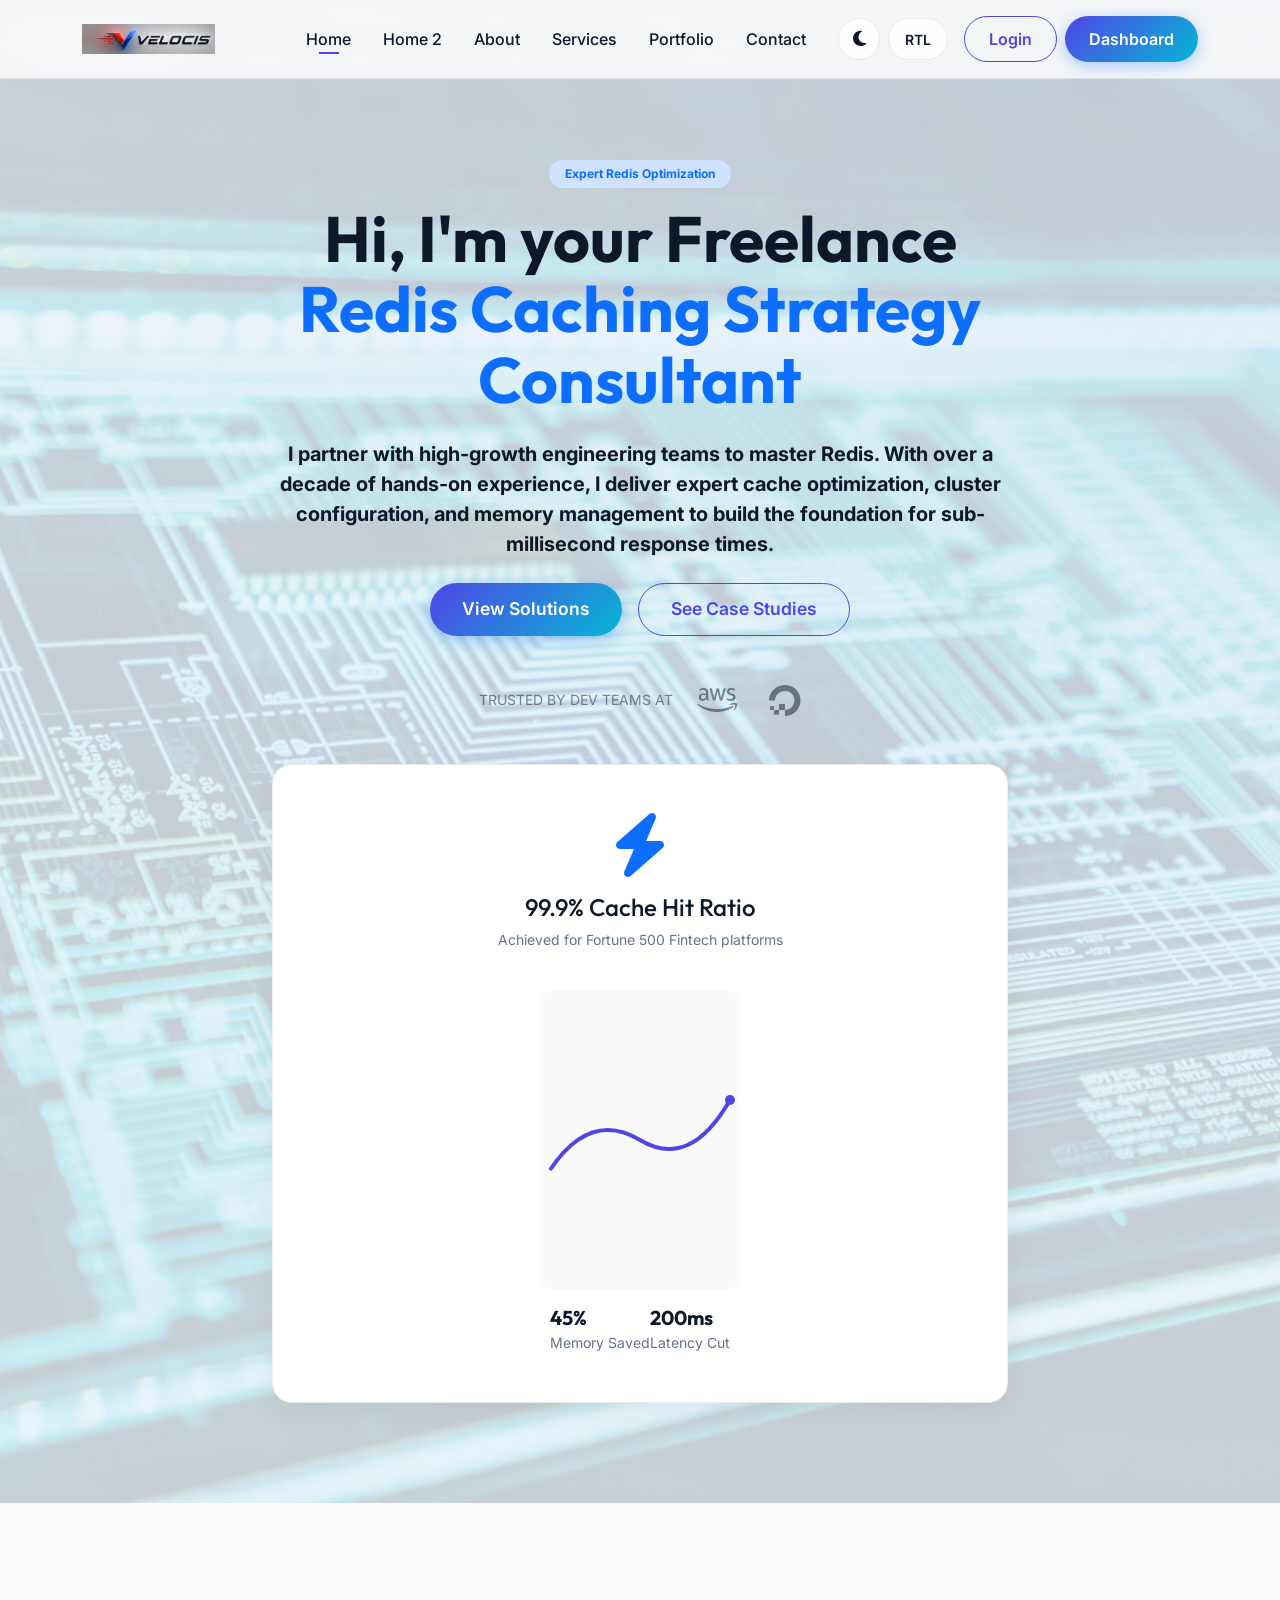
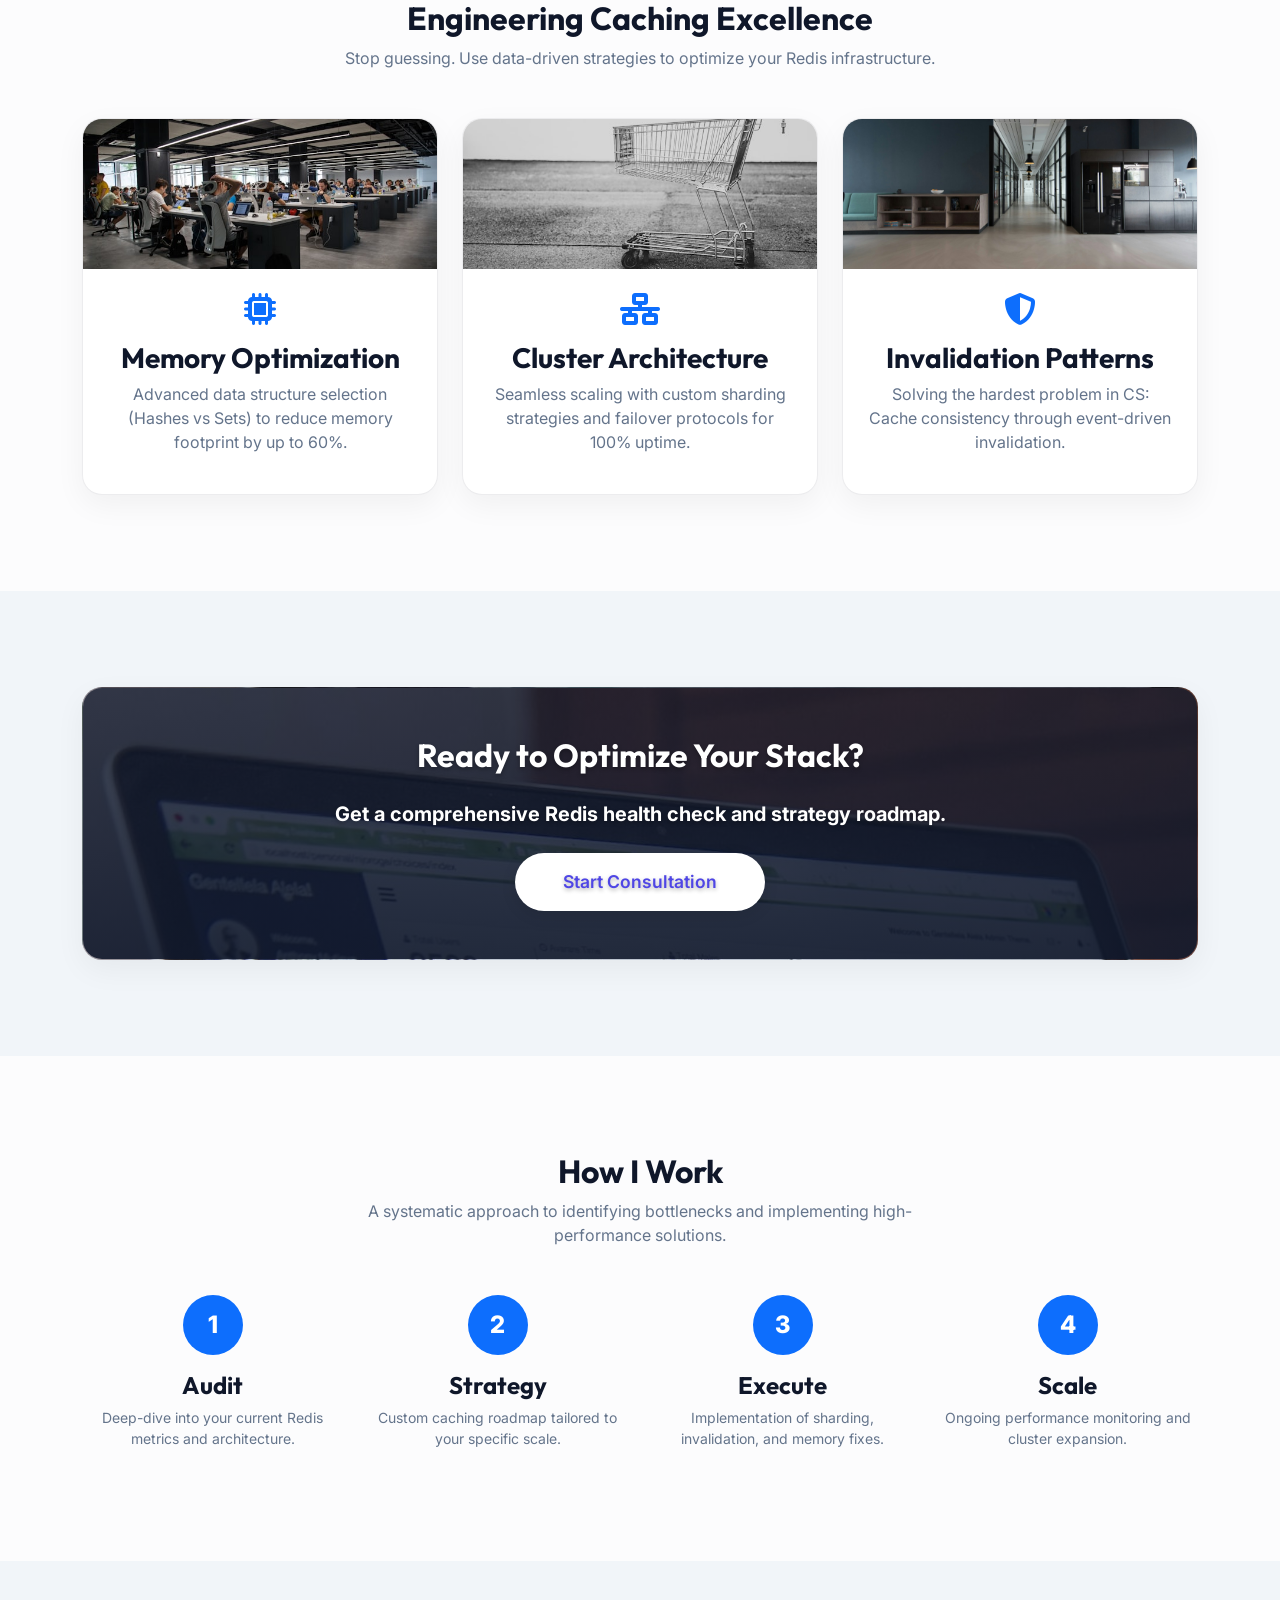
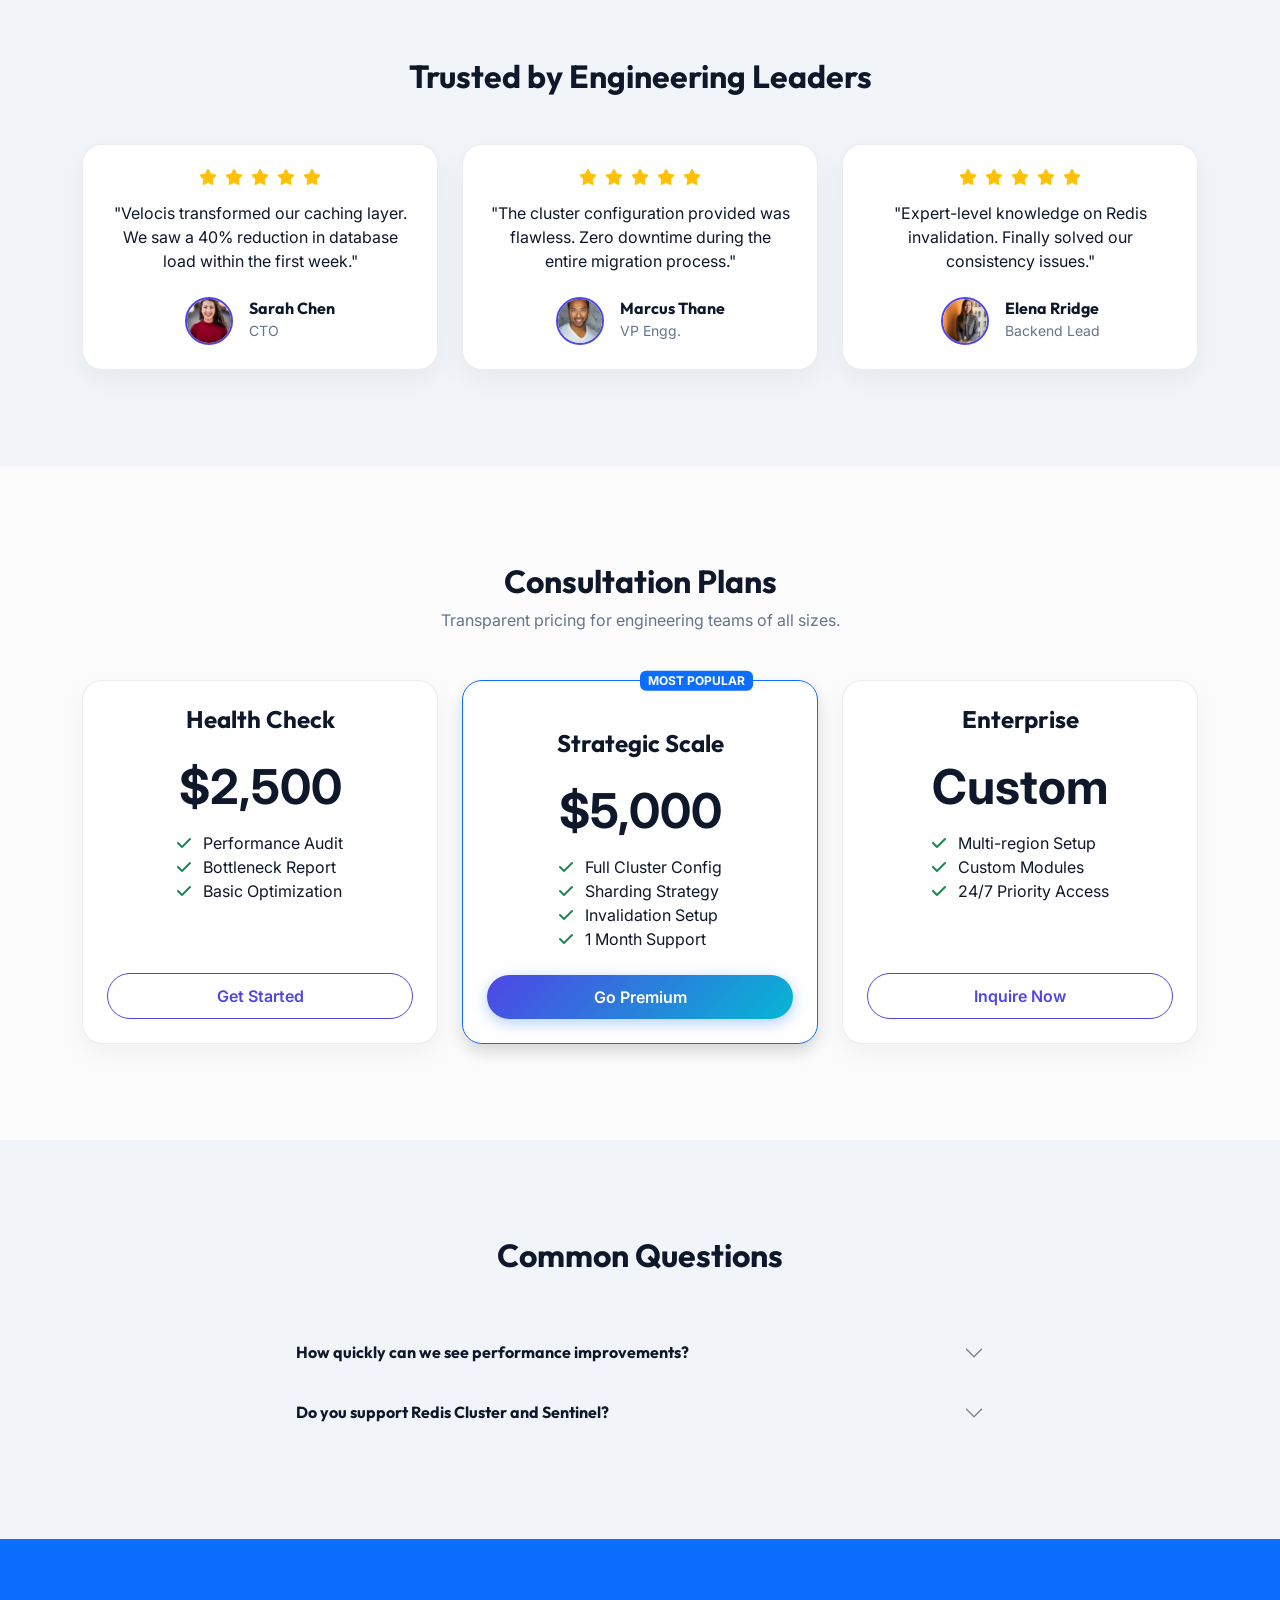
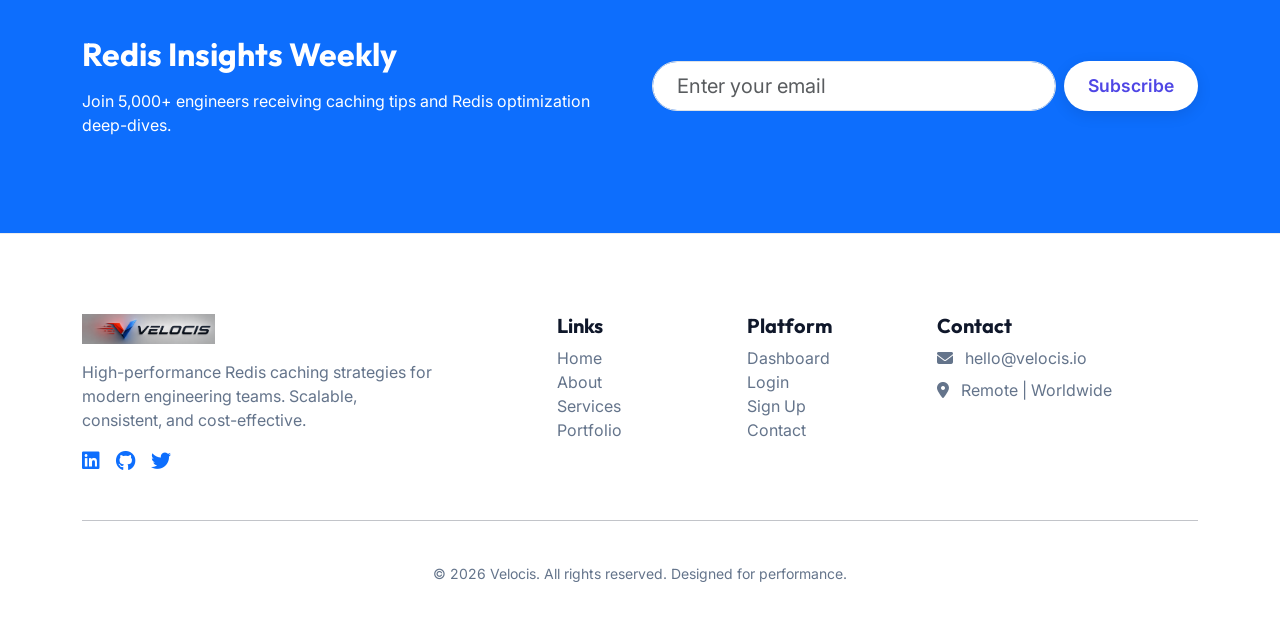
<file: index.html>
<!DOCTYPE html>
<html lang="en" dir="ltr">

<head>
    <meta charset="UTF-8">
    <meta name="viewport" content="width=device-width, initial-scale=1.0">
    <meta name="description"
        content="Velocis - Freelance Redis Caching Strategy Consultant. Expert Redis optimization, cluster configuration, and memory management for dev teams.">
    <meta name="keywords"
        content="Redis Consultant, Caching Strategy, Redis Optimization, Memory Management, Redis Cluster, Cache Invalidation">
    <meta name="author" content="Velocis">
    <title>Velocis | Redis Caching Strategy Consultant</title>
    <link rel="icon" type="image/png" href="assets/favicon.png">

    <!-- Google Fonts -->
    <link rel="preconnect" href="https://fonts.googleapis.com">
    <link rel="preconnect" href="https://fonts.gstatic.com" crossorigin>
    <link href="https://fonts.googleapis.com/css2?family=Inter:wght@400;500;600&family=Outfit:wght@700;800&display=swap"
        rel="stylesheet">

    <!-- Bootstrap 5 CSS -->
    <link href="https://cdn.jsdelivr.net/npm/bootstrap@5.3.0/dist/css/bootstrap.min.css" rel="stylesheet">
    <!-- Font Awesome -->
    <link rel="stylesheet" href="https://cdnjs.cloudflare.com/ajax/libs/font-awesome/6.4.0/css/all.min.css">
    <!-- Custom CSS -->
    <link rel="stylesheet" href="css/style.css">
</head>

<body>

    <!-- Navbar -->
    <nav class="navbar navbar-expand-lg fixed-top py-3">
        <div class="container">
            <a class="navbar-brand d-flex align-items-center" href="index.html">
                <img src="assets/logo.png" alt="Velocis Logo" height="30" class="d-inline-block align-text-top me-2">
            </a>
            <button class="navbar-toggler border-0" type="button" data-bs-toggle="collapse" data-bs-target="#navbarNav">
                <span class="navbar-toggler-icon"></span>
            </button>
            <div class="collapse navbar-collapse" id="navbarNav">
                <button type="button" class="mobile-close-btn d-lg-none" data-bs-toggle="collapse" data-bs-target="#navbarNav" aria-label="Close">
                    <i class="fas fa-times"></i>
                </button>
                <ul class="navbar-nav ms-auto align-items-center">
                    <li class="nav-item"><a class="nav-link px-3 active" href="index.html">Home</a></li>
                    <li class="nav-item"><a class="nav-link px-3" href="index-alt.html">Home 2</a></li>
                    <li class="nav-item"><a class="nav-link px-3" href="about.html">About</a></li>
                    <li class="nav-item"><a class="nav-link px-3" href="services.html">Services</a></li>
                    <li class="nav-item"><a class="nav-link px-3" href="portfolio.html">Portfolio</a></li>
                    <li class="nav-item"><a class="nav-link px-3" href="contact.html">Contact</a></li>
                    <li class="nav-item ms-lg-3 d-flex gap-2 flex-nowrap">
                        <button id="theme-toggle" title="Toggle Theme">
                            <i class="fas fa-moon"></i>
                        </button>
                        <button id="rtl-toggle" class="btn btn-outline-secondary btn-sm">RTL</button>
                    </li>
                    <li class="nav-item ms-lg-3 d-flex gap-2">
                        <a href="login.html" class="btn btn-outline-primary">Login</a>
                        <a href="dashboard.html" class="btn btn-premium">Dashboard</a>
                    </li>
                </ul>
            </div>
        </div>
    </nav>

    <!-- Hero Section -->
    <header class="hero-section">
        <img src="assets/home_hero.jpg" alt="Tech Background" class="hero-bg-image">
        <div class="container">
            <div class="row align-items-center text-center justify-content-center">
                <div class="col-lg-8 hero-content">
                    <span class="badge bg-primary-subtle text-primary mb-3 px-3 py-2 rounded-pill">Expert Redis
                        Optimization</span>
                    <h1 class="hero-title">Hi, I'm your Freelance <span class="text-primary">Redis Caching Strategy Consultant</span></h1>
                    <p class="lead mb-4 fw-bold mx-auto" style="max-width: 800px;">I partner with high-growth engineering teams to master Redis. With over a decade of hands-on experience, I deliver expert cache optimization, cluster configuration, and memory management to build the foundation for sub-millisecond response times.
                    </p>
                    <div class="d-flex gap-3 justify-content-center">
                        <a href="services.html" class="btn btn-premium btn-lg">View Solutions</a>
                        <a href="portfolio.html" class="btn btn-outline-primary btn-lg">See Case Studies</a>
                    </div>
                    <div class="mt-5 d-flex align-items-center justify-content-center gap-4 opacity-50">
                        <small>TRUSTED BY DEV TEAMS AT</small>
                        <div class="d-flex gap-3">
                            <i class="fab fa-aws fa-2x"></i>
                            <i class="fab fa-google-cloud fa-2x"></i>
                            <i class="fab fa-digital-ocean fa-2x"></i>
                        </div>
                    </div>
                </div>
                <div class="col-lg-8 mt-5">
                    <div class="glass-card text-center p-5">
                        <div class="mb-4">
                            <i class="fas fa-bolt text-primary fa-4x mb-3"></i>
                            <h3 class="h4">99.9% Cache Hit Ratio</h3>
                            <p class="small text-muted">Achieved for Fortune 500 Fintech platforms</p>
                        </div>
                        <div class="chart-container mb-3">
                            <!-- Simple SVG Visualization -->
                            <svg width="200" height="100" viewBox="0 0 200 100">
                                <path d="M10,80 Q50,20 100,50 T190,10" fill="none" stroke="var(--primary-color)"
                                    stroke-width="4" />
                                <circle cx="190" cy="10" r="5" fill="var(--primary-color)" />
                            </svg>
                        </div>
                        <div class="d-flex justify-content-between text-start">
                            <div>
                                <h5 class="mb-0">45%</h5>
                                <small class="text-muted">Memory Saved</small>
                            </div>
                            <div>
                                <h5 class="mb-0">200ms</h5>
                                <small class="text-muted">Latency Cut</small>
                            </div>
                        </div>
                    </div>
                </div>
            </div>
        </div>
    </header>

    <!-- Expertise Section -->
    <section class="py-5 bg-light-subtle">
        <div class="container py-5">
            <div class="text-center mb-5 section-title">
                <h2>Engineering Caching Excellence</h2>
                <p class="text-muted mx-auto" style="max-width: 600px;">Stop guessing. Use data-driven strategies to
                    optimize your Redis infrastructure.</p>
            </div>
            <div class="row g-4">
                <div class="col-md-4">
                    <div class="glass-card h-100 p-0 overflow-hidden hover-zoom text-center">
                        <img src="assets/service_audit.jpg" alt="Memory Optimization" class="img-fluid w-100" style="height: 150px; object-fit: cover;">
                        <div class="p-4">
                            <i class="fas fa-microchip text-primary fa-2x mb-3"></i>
                        <h3>Memory Optimization</h3>
                        <p class="text-muted">Advanced data structure selection (Hashes vs Sets) to reduce memory
                            footprint by up to 60%.</p>
                        </div>
                    </div>
                </div>
                <div class="col-md-4">
                    <div class="glass-card h-100 p-0 overflow-hidden hover-zoom text-center">
                        <img src="assets/service_cluster.jpg" alt="Cluster Architecture" class="img-fluid w-100" style="height: 150px; object-fit: cover;">
                        <div class="p-4">
                            <i class="fas fa-network-wired text-primary fa-2x mb-3"></i>
                        <h3>Cluster Architecture</h3>
                        <p class="text-muted">Seamless scaling with custom sharding strategies and failover protocols
                            for 100% uptime.</p>
                        </div>
                    </div>
                </div>
                <div class="col-md-4">
                    <div class="glass-card h-100 p-0 overflow-hidden hover-zoom text-center">
                        <img src="assets/about_hero.jpg" alt="Invalidation Patterns" class="img-fluid w-100" style="height: 150px; object-fit: cover;">
                        <div class="p-4">
                            <i class="fas fa-shield-halved text-primary fa-2x mb-3"></i>
                        <h3>Invalidation Patterns</h3>
                        <p class="text-muted">Solving the hardest problem in CS: Cache consistency through event-driven
                            invalidation.</p>
                        </div>
                    </div>
                </div>
            </div>
        </div>
    </section>

    <!-- CTA Section -->
    <section class="py-5">
        <div class="container py-5">
            <div class="glass-card text-white p-5 text-center overflow-hidden position-relative image-overlay bg-img"
                style="background-image: url('assets/portfolio_3.jpg'); background-color: #0f172a;">
                <div class="position-relative z-2">
                    <h2 class="mb-4">Ready to Optimize Your Stack?</h2>
                    <p class="lead mb-4 fw-bold">Get a comprehensive Redis health check and strategy roadmap.</p>
                    <a href="contact.html" class="btn btn-light btn-lg px-5 py-3">Start Consultation</a>
                </div>
            </div>
        </div>
    </section>

    <!-- Process Section -->
    <section class="py-5 bg-light-subtle">
        <div class="container py-5">
            <div class="text-center mb-5 section-title">
                <h2>How I Work</h2>
                <p class="text-muted mx-auto" style="max-width: 600px;">A systematic approach to identifying bottlenecks
                    and implementing high-performance solutions.</p>
            </div>
            <div class="row g-4 justify-content-center">
                <div class="col-md-3 text-center">
                    <div class="bg-primary text-white rounded-circle d-inline-flex align-items-center justify-content-center mb-3"
                        style="width: 60px; height: 60px; font-size: 1.5rem; font-weight: 800;">1</div>
                    <h4>Audit</h4>
                    <p class="text-muted small">Deep-dive into your current Redis metrics and architecture.</p>
                </div>
                <div class="col-md-3 text-center">
                    <div class="bg-primary text-white rounded-circle d-inline-flex align-items-center justify-content-center mb-3"
                        style="width: 60px; height: 60px; font-size: 1.5rem; font-weight: 800;">2</div>
                    <h4>Strategy</h4>
                    <p class="text-muted small">Custom caching roadmap tailored to your specific scale.</p>
                </div>
                <div class="col-md-3 text-center">
                    <div class="bg-primary text-white rounded-circle d-inline-flex align-items-center justify-content-center mb-3"
                        style="width: 60px; height: 60px; font-size: 1.5rem; font-weight: 800;">3</div>
                    <h4>Execute</h4>
                    <p class="text-muted small">Implementation of sharding, invalidation, and memory fixes.</p>
                </div>
                <div class="col-md-3 text-center">
                    <div class="bg-primary text-white rounded-circle d-inline-flex align-items-center justify-content-center mb-3"
                        style="width: 60px; height: 60px; font-size: 1.5rem; font-weight: 800;">4</div>
                    <h4>Scale</h4>
                    <p class="text-muted small">Ongoing performance monitoring and cluster expansion.</p>
                </div>
            </div>
        </div>
    </section>

    <!-- Testimonials Section -->
    <section class="py-5">
        <div class="container py-5">
            <div class="text-center mb-5 section-title">
                <h2>Trusted by Engineering Leaders</h2>
            </div>
            <div class="row g-4">
                <div class="col-lg-4">
                    <div class="glass-card h-100 text-center">
                        <div class="d-flex gap-2 text-warning mb-3">
                            <i class="fas fa-star"></i><i class="fas fa-star"></i><i class="fas fa-star"></i><i
                                class="fas fa-star"></i><i class="fas fa-star"></i>
                        </div>
                        <p class="mb-4">"Velocis transformed our caching layer. We saw a 40% reduction in database load
                            within the first week."</p>
                        <div class="mt-auto w-100">
                            <div class="d-flex align-items-center gap-3">
                                <img src="assets/sarah.jpg" alt="Sarah Chen" class="avatar-img">
                                <div class="text-start">
                                    <h6 class="mb-0">Sarah Chen</h6>
                                    <small class="text-muted">CTO</small>
                                </div>
                            </div>
                        </div>
                    </div>
                </div>
                <div class="col-lg-4">
                    <div class="glass-card h-100 text-center">
                        <div class="d-flex gap-2 text-warning mb-3">
                            <i class="fas fa-star"></i><i class="fas fa-star"></i><i class="fas fa-star"></i><i
                                class="fas fa-star"></i><i class="fas fa-star"></i>
                        </div>
                        <p class="mb-4">"The cluster configuration provided was flawless. Zero downtime during the
                            entire migration process."</p>
                        <div class="mt-auto w-100">
                            <div class="d-flex align-items-center gap-3">
                                <img src="assets/marcus.jpg" alt="Marcus Thorne" class="avatar-img">
                                <div class="text-start">
                                    <h6 class="mb-0">Marcus Thane</h6>
                                    <small class="text-muted">VP Engg.</small>
                                </div>
                            </div>
                        </div>
                    </div>
                </div>
                <div class="col-lg-4">
                    <div class="glass-card h-100 text-center">
                        <div class="d-flex gap-2 text-warning mb-3">
                            <i class="fas fa-star"></i><i class="fas fa-star"></i><i class="fas fa-star"></i><i
                                class="fas fa-star"></i><i class="fas fa-star"></i>
                        </div>
                        <p class="mb-4">"Expert-level knowledge on Redis invalidation. Finally solved our consistency
                            issues."</p>
                        <div class="mt-auto w-100">
                            <div class="d-flex align-items-center gap-3">
                                <img src="assets/elena.jpg" alt="Elena Rodriguez" class="avatar-img">
                                <div class="text-start">
                                    <h6 class="mb-0">Elena Rridge</h6>
                                    <small class="text-muted">Backend Lead</small>
                                </div>
                            </div>
                        </div>
                    </div>
                </div>
            </div>
        </div>
    </section>

    <!-- Pricing Section -->
    <section class="py-5 bg-light-subtle">
        <div class="container py-5">
            <div class="text-center mb-5 section-title">
                <h2>Consultation Plans</h2>
                <p class="text-muted mx-auto" style="max-width: 600px;">Transparent pricing for engineering teams of all
                    sizes.</p>
            </div>
            <div class="row g-4">
                <div class="col-md-4">
                    <div class="glass-card h-100 text-center">
                        <h4>Health Check</h4>
                        <div class="display-5 fw-bold my-3">$2,500</div>
                        <ul class="list-unstyled mb-4 text-start">
                            <li><i class="fas fa-check text-success me-2"></i> Performance Audit</li>
                            <li><i class="fas fa-check text-success me-2"></i> Bottleneck Report</li>
                            <li><i class="fas fa-check text-success me-2"></i> Basic Optimization</li>
                        </ul>
                        <div class="mt-auto w-100">
                            <a href="contact.html" class="btn btn-outline-primary w-100">Get Started</a>
                        </div>
                    </div>
                </div>
                <div class="col-md-4">
                    <div class="glass-card h-100 text-center border-primary shadow position-relative pt-5">
                        <span class="badge bg-primary position-absolute top-0 start-50 translate-middle-y" style="transform: translate(-50%, -50%); z-index: 1;">MOST POPULAR</span>
                        <h4>Strategic Scale</h4>
                        <div class="display-5 fw-bold my-3">$5,000</div>
                        <ul class="list-unstyled mb-4 text-start">
                            <li><i class="fas fa-check text-success me-2"></i> Full Cluster Config</li>
                            <li><i class="fas fa-check text-success me-2"></i> Sharding Strategy</li>
                            <li><i class="fas fa-check text-success me-2"></i> Invalidation Setup</li>
                            <li><i class="fas fa-check text-success me-2"></i> 1 Month Support</li>
                        </ul>
                        <div class="mt-auto w-100">
                            <a href="contact.html" class="btn btn-premium w-100">Go Premium</a>
                        </div>
                    </div>
                </div>
                <div class="col-md-4">
                    <div class="glass-card h-100 text-center">
                        <h4>Enterprise</h4>
                        <div class="display-5 fw-bold my-3">Custom</div>
                        <ul class="list-unstyled mb-4 text-start">
                            <li><i class="fas fa-check text-success me-2"></i> Multi-region Setup</li>
                            <li><i class="fas fa-check text-success me-2"></i> Custom Modules</li>
                            <li><i class="fas fa-check text-success me-2"></i> 24/7 Priority Access</li>
                        </ul>
                        <div class="mt-auto w-100">
                            <a href="contact.html" class="btn btn-outline-primary w-100">Inquire Now</a>
                        </div>
                    </div>
                </div>
            </div>
        </div>
    </section>

    <!-- FAQ Section -->
    <section class="py-5">
        <div class="container py-5">
            <div class="text-center mb-5 section-title">
                <h2>Common Questions</h2>
            </div>
            <div class="row justify-content-center">
                <div class="col-lg-8">
                    <div class="accordion accordion-flush" id="faqAccordion">
                        <div class="accordion-item bg-transparent">
                            <h2 class="accordion-header">
                                <button class="accordion-button collapsed bg-transparent fw-bold" type="button"
                                    data-bs-toggle="collapse" data-bs-target="#faq1">
                                    How quickly can we see performance improvements?
                                </button>
                            </h2>
                            <div id="faq1" class="accordion-collapse collapse" data-bs-parent="#faqAccordion">
                                <div class="accordion-body text-muted">
                                    Most teams see significant latency reduction within the first 48-72 hours of
                                    implementing my initial optimization recommendations.
                                </div>
                            </div>
                        </div>
                        <div class="accordion-item bg-transparent">
                            <h2 class="accordion-header">
                                <button class="accordion-button collapsed bg-transparent fw-bold" type="button"
                                    data-bs-toggle="collapse" data-bs-target="#faq2">
                                    Do you support Redis Cluster and Sentinel?
                                </button>
                            </h2>
                            <div id="faq2" class="accordion-collapse collapse" data-bs-parent="#faqAccordion">
                                <div class="accordion-body text-muted">
                                    Yes, I specialize in both high-availability architectures, including complex
                                    sharding and failover configurations.
                                </div>
                            </div>
                        </div>
                    </div>
                </div>
            </div>
        </div>
    </section>

    <!-- Newsletter Section -->
    <section class="py-5 bg-primary text-white">
        <div class="container py-5">
            <div class="row align-items-center">
                <div class="col-lg-6">
                    <h2 class="mb-3">Redis Insights Weekly</h2>
                    <p class="mb-0">Join 5,000+ engineers receiving caching tips and Redis optimization
                        deep-dives.</p>
                </div>
                <div class="col-lg-6">
                    <form class="d-flex gap-2 mt-4 mt-lg-0">
                        <input type="email" class="form-control form-control-lg rounded-pill px-4"
                            placeholder="Enter your email">
                        <button type="submit" class="btn btn-light btn-lg px-4">Subscribe</button>
                    </form>
                </div>
            </div>
        </div>
    </section>

    <!-- Footer -->
    <footer class="footer">
        <div class="container">
            <div class="row g-4 mb-5">
                <div class="col-lg-4">
                    <a class="navbar-brand mb-3 d-flex align-items-center" href="index.html">
                        <img src="assets/logo.png" alt="Velocis Logo" height="30" class="me-2">
                    </a>
                    <p class="text-muted">High-performance Redis caching strategies for modern engineering teams.
                        Scalable, consistent, and cost-effective.</p>
                    <div class="d-flex gap-3">
                        <a href="#" class="text-primary"><i class="fab fa-linkedin fa-lg"></i></a>
                        <a href="#" class="text-primary"><i class="fab fa-github fa-lg"></i></a>
                        <a href="#" class="text-primary"><i class="fab fa-twitter fa-lg"></i></a>
                    </div>
                </div>
                <div class="col-lg-2 offset-lg-1">
                    <h5>Links</h5>
                    <ul class="list-unstyled">
                        <li><a href="index.html" class="text-decoration-none text-muted">Home</a></li>
                        <li><a href="about.html" class="text-decoration-none text-muted">About</a></li>
                        <li><a href="services.html" class="text-decoration-none text-muted">Services</a></li>
                        <li><a href="portfolio.html" class="text-decoration-none text-muted">Portfolio</a></li>
                    </ul>
                </div>
                <div class="col-lg-2">
                    <h5>Platform</h5>
                    <ul class="list-unstyled">
                        <li><a href="dashboard.html" class="text-decoration-none text-muted">Dashboard</a></li>
                        <li><a href="login.html" class="text-decoration-none text-muted">Login</a></li>
                        <li><a href="signup.html" class="text-decoration-none text-muted">Sign Up</a></li>
                        <li><a href="contact.html" class="text-decoration-none text-muted">Contact</a></li>
                    </ul>
                </div>
                <div class="col-lg-3">
                    <h5>Contact</h5>
                    <ul class="list-unstyled">
                        <li class="text-muted mb-2"><i class="fas fa-envelope me-2"></i> hello@velocis.io</li>
                        <li class="text-muted mb-2"><i class="fas fa-location-dot me-2"></i> Remote | Worldwide</li>
                    </ul>
                </div>
            </div>
            <hr>
            <div class="text-center text-muted pt-4">
                <small>&copy; 2026 Velocis. All rights reserved. Designed for performance.</small>
            </div>
        </div>
    </footer>

    <!-- Bootstrap 5 JS Bundle -->
    <script src="https://cdn.jsdelivr.net/npm/bootstrap@5.3.0/dist/js/bootstrap.bundle.min.js"></script>
    <!-- Custom JS -->
    <script src="js/main.js"></script>
</body>

</html>
</file>
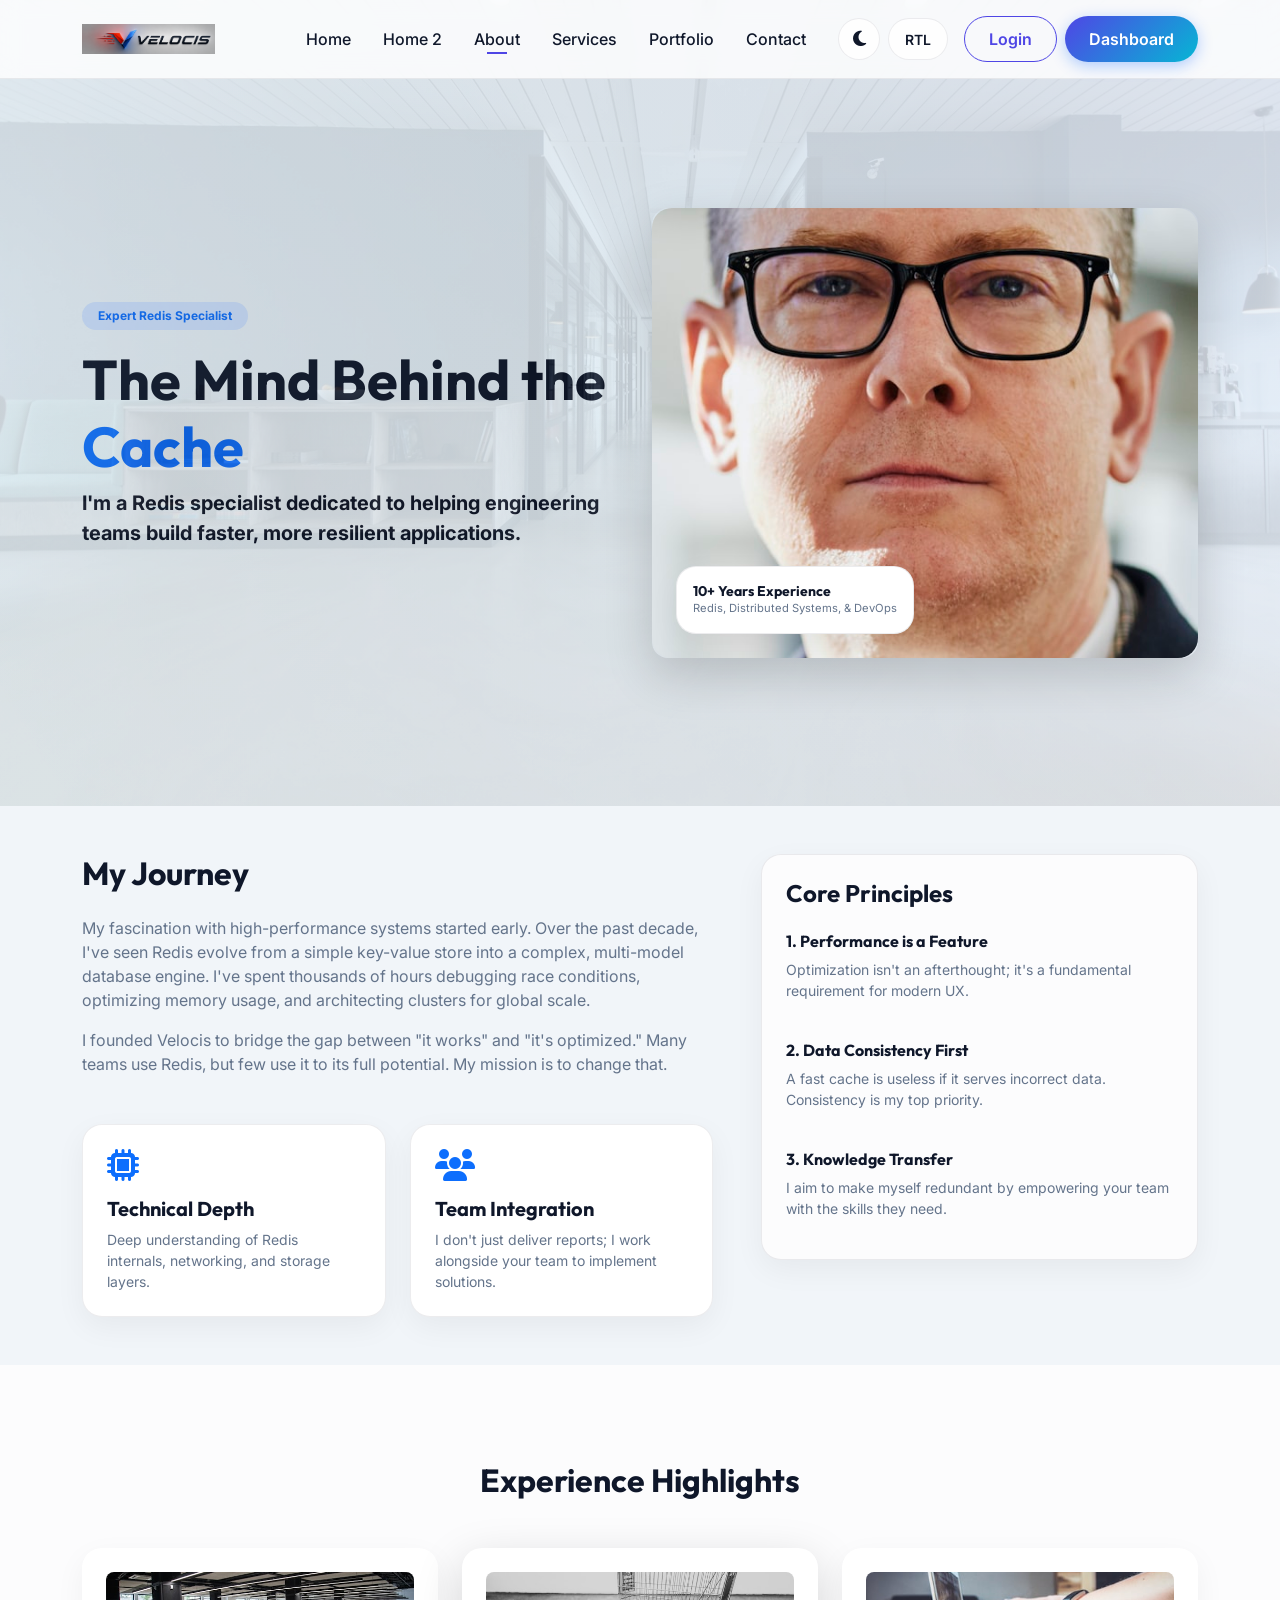
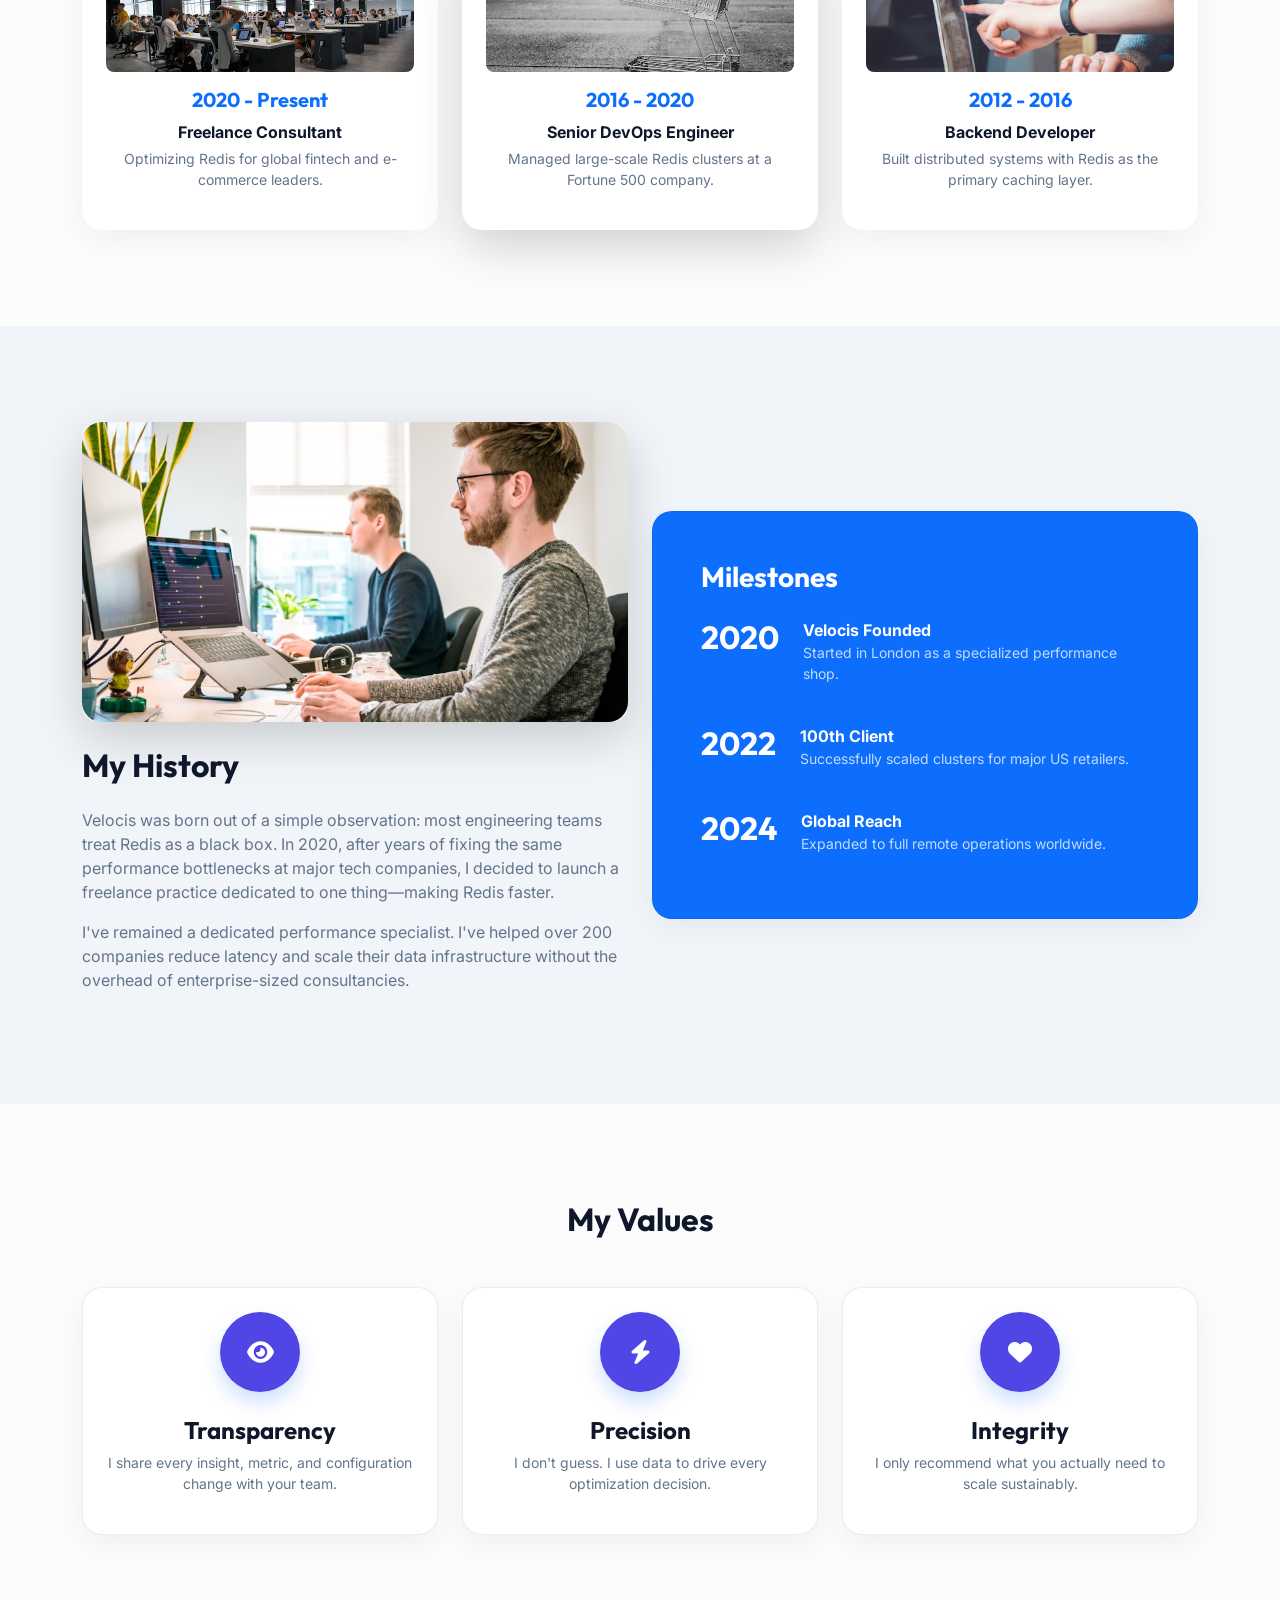
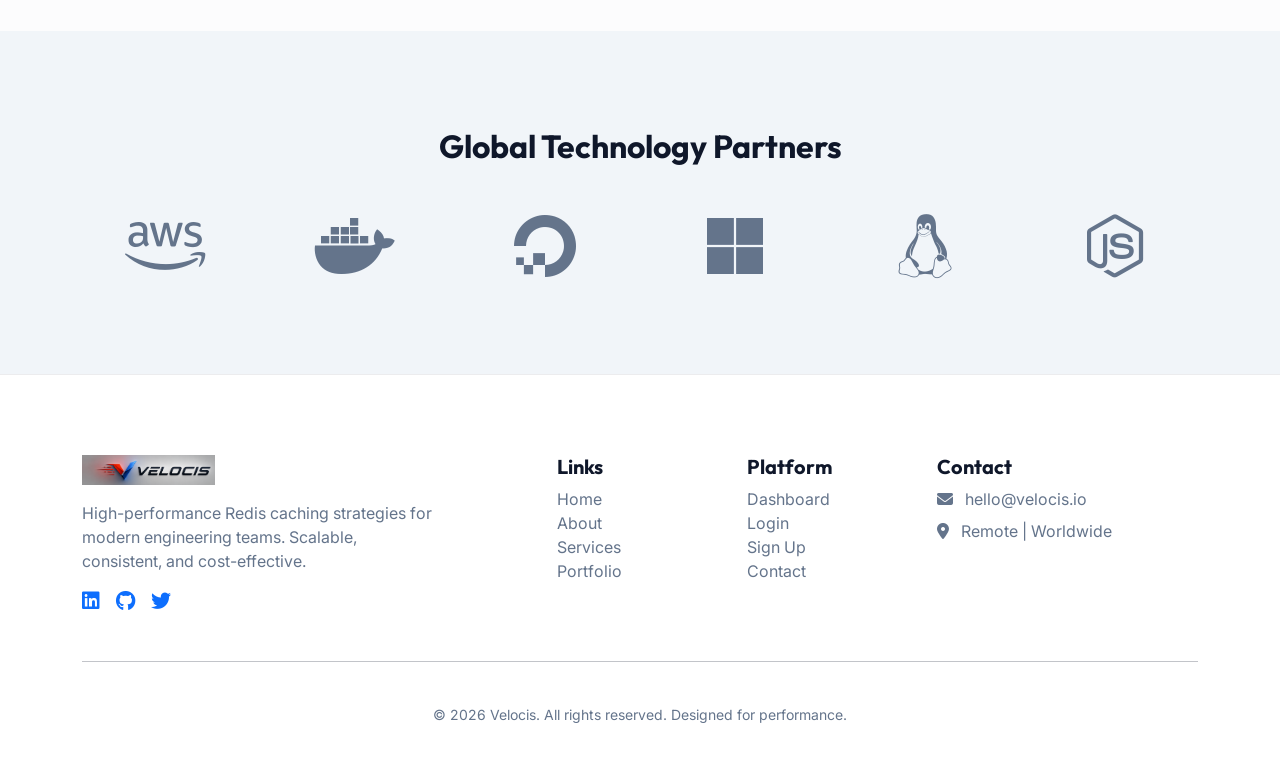
<file: about.html>
<!DOCTYPE html>
<html lang="en">

<head>
    <meta charset="UTF-8">
    <meta name="viewport" content="width=device-width, initial-scale=1.0">
    <title>About | Velocis Redis Caching</title>
    <link rel="icon" type="image/png" href="assets/favicon.png">

    <!-- Google Fonts -->
    <link rel="preconnect" href="https://fonts.googleapis.com">
    <link rel="preconnect" href="https://fonts.gstatic.com" crossorigin>
    <link href="https://fonts.googleapis.com/css2?family=Inter:wght@400;500;600&family=Outfit:wght@700;800&display=swap" rel="stylesheet">

    <!-- Bootstrap 5 CSS -->
    <link href="https://cdn.jsdelivr.net/npm/bootstrap@5.3.0/dist/css/bootstrap.min.css" rel="stylesheet">
    <link rel="stylesheet" href="https://cdnjs.cloudflare.com/ajax/libs/font-awesome/6.4.0/css/all.min.css">
    <link rel="stylesheet" href="css/style.css">
</head>

<body>

    <!-- Navbar -->
    <nav class="navbar navbar-expand-lg fixed-top py-3">
        <div class="container">
            <a class="navbar-brand d-flex align-items-center" href="index.html">
                <img src="assets/logo.png" alt="Velocis Logo" height="30" class="d-inline-block align-text-top me-2">
            </a>
            <button class="navbar-toggler border-0" type="button" data-bs-toggle="collapse" data-bs-target="#navbarNav">
                <span class="navbar-toggler-icon"></span>
            </button>
            <div class="collapse navbar-collapse" id="navbarNav">
                <button type="button" class="mobile-close-btn d-lg-none" data-bs-toggle="collapse" data-bs-target="#navbarNav" aria-label="Close">
                    <i class="fas fa-times"></i>
                </button>
                <ul class="navbar-nav ms-auto align-items-center">
                    <li class="nav-item"><a class="nav-link px-3" href="index.html">Home</a></li>
                    <li class="nav-item"><a class="nav-link px-3" href="index-alt.html">Home 2</a></li>
                    <li class="nav-item"><a class="nav-link px-3 active" href="about.html">About</a></li>
                    <li class="nav-item"><a class="nav-link px-3" href="services.html">Services</a></li>
                    <li class="nav-item"><a class="nav-link px-3" href="portfolio.html">Portfolio</a></li>
                    <li class="nav-item"><a class="nav-link px-3" href="contact.html">Contact</a></li>
                    <li class="nav-item ms-lg-3 d-flex gap-2 flex-nowrap">
                        <button id="theme-toggle" title="Toggle Theme">
                            <i class="fas fa-moon"></i>
                        </button>
                        <button id="rtl-toggle" class="btn btn-outline-secondary btn-sm">RTL</button>
                    </li>
                    <li class="nav-item ms-lg-3 d-flex gap-2">
                        <a href="login.html" class="btn btn-outline-primary">Login</a>
                        <a href="dashboard.html" class="btn btn-premium">Dashboard</a>
                    </li>
                </ul>
            </div>
        </div>
    </nav>

    <header class="hero-section">
        <img src="assets/about_hero.jpg" alt="Office Background" class="hero-bg-image">
        <div class="container py-5">
            <div class="row align-items-center">
                <div class="col-lg-6">
                    <span class="badge bg-primary-subtle text-primary mb-3 px-3 py-2 rounded-pill">Expert Redis Specialist</span>
                    <h1 class="display-4 fw-bold">The Mind Behind the <span class="text-primary">Cache</span></h1>
                    <p class="lead fw-bold">I'm a Redis specialist dedicated to helping engineering teams build
                        faster, more resilient applications.</p>
                </div>
                <div class="col-lg-6">
                    <div class="position-relative hover-zoom rounded-4 shadow-lg">
                        <img src="assets/profile.jpg"
                            alt="Consultant Profile" class="img-fluid profile-img-large">
                        <div class="glass-card position-absolute bottom-0 start-0 m-2 m-md-4 p-2 p-md-3" style="z-index: 10;">
                            <h5 class="mb-0 small fw-bold d-md-block">10+ Years Experience</h5>
                            <small class="text-muted d-block" style="font-size: 0.7rem;">Redis, Distributed Systems, & DevOps</small>
                        </div>
                    </div>
                </div>
            </div>
        </div>
    </header>

    <section class="py-5">
        <div class="container">
            <div class="row g-5">
                <div class="col-lg-7">
                    <h2 class="mb-4">My Journey</h2>
                    <p class="text-muted">My fascination with high-performance systems started early. Over the past
                        decade, I've seen Redis evolve from a simple key-value store into a complex, multi-model
                        database engine. I've spent thousands of hours debugging race conditions, optimizing memory
                        usage, and architecting clusters for global scale.</p>
                    <p class="text-muted">I founded Velocis to bridge the gap between "it works" and "it's optimized."
                        Many teams use Redis, but few use it to its full potential. My mission is to change that.</p>

                    <div class="row g-4 mt-4">
                        <div class="col-md-6">
                            <div class="glass-card h-100 p-4">
                                <i class="fas fa-microchip text-primary mb-3 fa-2x"></i>
                                <h5>Technical Depth</h5>
                                <p class="small text-muted mb-0">Deep understanding of Redis internals, networking, and
                                    storage layers.</p>
                            </div>
                        </div>
                        <div class="col-md-6">
                            <div class="glass-card h-100 p-4">
                                <i class="fas fa-users text-primary mb-3 fa-2x"></i>
                                <h5>Team Integration</h5>
                                <p class="small text-muted mb-0">I don't just deliver reports; I work alongside your
                                    team to implement solutions.</p>
                            </div>
                        </div>
                    </div>
                </div>
                <div class="col-lg-5">
                    <div class="glass-card bg-light-subtle">
                        <h4 class="mb-4">Core Principles</h4>
                        <div class="mb-4">
                            <h6 class="fw-bold">1. Performance is a Feature</h6>
                            <p class="small text-muted">Optimization isn't an afterthought; it's a fundamental
                                requirement for modern UX.</p>
                        </div>
                        <div class="mb-4">
                            <h6 class="fw-bold">2. Data Consistency First</h6>
                            <p class="small text-muted">A fast cache is useless if it serves incorrect data. Consistency
                                is my top priority.</p>
                        </div>
                        <div>
                            <h6 class="fw-bold">3. Knowledge Transfer</h6>
                            <p class="small text-muted">I aim to make myself redundant by empowering your team with the
                                skills they need.</p>
                        </div>
                    </div>
                </div>
            </div>
        </div>
    </section>

    <!-- Timeline/Experience -->
    <section class="py-5 bg-light-subtle">
        <div class="container py-5">
            <h2 class="text-center mb-5">Experience Highlights</h2>
            <div class="row g-4">
                <div class="col-md-4">
                    <div class="glass-card h-100 border-0 text-center hover-zoom">
                        <img src="assets/optimization.jpg" alt="Freelance Consultant" class="img-fluid rounded-3 mb-3" style="height: 100px; width: 100%; object-fit: cover;">
                        <h5 class="text-primary">2020 - Present</h5>
                        <p class="fw-bold mb-1">Freelance Consultant</p>
                        <p class="small text-muted">Optimizing Redis for global fintech and e-commerce leaders.</p>
                    </div>
                </div>
                <div class="col-md-4">
                    <div class="glass-card h-100 border-0 text-center shadow-lg hover-zoom">
                        <img src="assets/cloud_cluster.jpg" alt="DevOps Engineer" class="img-fluid rounded-3 mb-3" style="height: 100px; width: 100%; object-fit: cover;">
                        <h5 class="text-primary">2016 - 2020</h5>
                        <p class="fw-bold mb-1">Senior DevOps Engineer</p>
                        <p class="small text-muted">Managed large-scale Redis clusters at a Fortune 500 company.</p>
                    </div>
                </div>
                <div class="col-md-4">
                    <div class="glass-card h-100 border-0 text-center hover-zoom">
                        <img src="assets/experience.jpg" alt="Experience" class="img-fluid rounded-3 mb-3" style="height: 100px; width: 100%; object-fit: cover;">
                        <h5 class="text-primary">2012 - 2016</h5>
                        <p class="fw-bold mb-1">Backend Developer</p>
                        <p class="small text-muted">Built distributed systems with Redis as the primary caching layer.
                        </p>
                    </div>
                </div>
            </div>
        </div>
    </section>

    <!-- My History Section -->
    <section class="py-5">
        <div class="container py-5">
            <div class="row align-items-center">
                <div class="col-lg-6">
                    <div class="hover-zoom rounded-4 shadow-lg mb-4">
                        <img src="assets/history.jpg" alt="My History" class="img-fluid history-img-standard">
                    </div>
                    <h2 class="mb-4">My History</h2>
                    <p class="text-muted">Velocis was born out of a simple observation: most engineering teams treat
                        Redis as a black box. In 2020, after years of fixing the same performance bottlenecks at major
                        tech companies, I decided to launch a freelance practice dedicated to one thing—making Redis faster.</p>
                    <p class="text-muted">I've remained a dedicated performance specialist. I've helped over 200 companies reduce latency and scale their data
                        infrastructure without the overhead of enterprise-sized consultancies.</p>
                </div>
                <div class="col-lg-6">
                    <div class="glass-card p-5 bg-primary text-white">
                        <h3 class="mb-4">Milestones</h3>
                        <div class="d-flex gap-4 mb-4">
                            <h2 class="mb-0">2020</h2>
                            <div>
                                <p class="mb-0 fw-bold">Velocis Founded</p>
                                <p class="small opacity-75">Started in London as a specialized performance shop.</p>
                            </div>
                        </div>
                        <div class="d-flex gap-4 mb-4">
                            <h2 class="mb-0">2022</h2>
                            <div>
                                <p class="mb-0 fw-bold">100th Client</p>
                                <p class="small opacity-75">Successfully scaled clusters for major US retailers.</p>
                            </div>
                        </div>
                        <div class="d-flex gap-4">
                            <h2 class="mb-0">2024</h2>
                            <div>
                                <p class="mb-0 fw-bold">Global Reach</p>
                                <p class="small opacity-75">Expanded to full remote operations worldwide.</p>
                            </div>
                        </div>
                    </div>
                </div>
            </div>
        </div>
    </section>

    <!-- Values Section -->
    <section class="py-5 bg-light-subtle">
        <div class="container py-5 text-center">
            <h2 class="mb-5">My Values</h2>
            <div class="row g-4">
                <div class="col-md-4">
                    <div class="glass-card h-100 p-4 align-items-center">
                        <div class="value-icon-box">
                            <i class="fas fa-eye"></i>
                        </div>
                        <h4>Transparency</h4>
                        <p class="text-muted small">I share every insight, metric, and configuration change with your
                            team.</p>
                    </div>
                </div>
                <div class="col-md-4">
                    <div class="glass-card h-100 p-4 align-items-center">
                        <div class="value-icon-box">
                            <i class="fas fa-bolt"></i>
                        </div>
                        <h4>Precision</h4>
                        <p class="text-muted small">I don't guess. I use data to drive every optimization decision.
                        </p>
                    </div>
                </div>
                <div class="col-md-4">
                    <div class="glass-card h-100 p-4 align-items-center">
                        <div class="value-icon-box">
                            <i class="fas fa-heart"></i>
                        </div>
                        <h4>Integrity</h4>
                        <p class="text-muted small">I only recommend what you actually need to scale sustainably.</p>
                    </div>
                </div>
            </div>
        </div>
    </section>

    <!-- Partners/Trust Section -->
    <section class="py-5">
        <div class="container py-5">
            <h2 class="text-center mb-5">Global Technology Partners</h2>
            <div class="row g-4 align-items-center justify-content-center partner-logos">
                <div class="col-6 col-md-2 text-center"><i class="fab fa-aws fa-4x"></i></div>
                <div class="col-6 col-md-2 text-center"><i class="fab fa-docker fa-4x"></i></div>
                <div class="col-6 col-md-2 text-center"><i class="fab fa-digital-ocean fa-4x"></i></div>
                <div class="col-6 col-md-2 text-center"><i class="fab fa-microsoft fa-4x"></i></div>
                <div class="col-6 col-md-2 text-center"><i class="fab fa-linux fa-4x"></i></div>
                <div class="col-6 col-md-2 text-center"><i class="fab fa-node-js fa-4x"></i></div>
            </div>
        </div>
    </section>

    <!-- Footer -->
    <footer class="footer">
        <div class="container">
            <div class="row g-4 mb-5">
                <div class="col-lg-4">
                    <a class="navbar-brand mb-3 d-flex align-items-center" href="index.html">
                        <img src="assets/logo.png" alt="Velocis Logo" height="30" class="me-2">
                    </a>
                    <p class="text-muted">High-performance Redis caching strategies for modern engineering teams.
                        Scalable, consistent, and cost-effective.</p>
                    <div class="d-flex gap-3">
                        <a href="#" class="text-primary"><i class="fab fa-linkedin fa-lg"></i></a>
                        <a href="#" class="text-primary"><i class="fab fa-github fa-lg"></i></a>
                        <a href="#" class="text-primary"><i class="fab fa-twitter fa-lg"></i></a>
                    </div>
                </div>
                <div class="col-lg-2 offset-lg-1">
                    <h5>Links</h5>
                    <ul class="list-unstyled">
                        <li><a href="index.html" class="text-decoration-none text-muted">Home</a></li>
                        <li><a href="about.html" class="text-decoration-none text-muted">About</a></li>
                        <li><a href="services.html" class="text-decoration-none text-muted">Services</a></li>
                        <li><a href="portfolio.html" class="text-decoration-none text-muted">Portfolio</a></li>
                    </ul>
                </div>
                <div class="col-lg-2">
                    <h5>Platform</h5>
                    <ul class="list-unstyled">
                        <li><a href="dashboard.html" class="text-decoration-none text-muted">Dashboard</a></li>
                        <li><a href="login.html" class="text-decoration-none text-muted">Login</a></li>
                        <li><a href="signup.html" class="text-decoration-none text-muted">Sign Up</a></li>
                        <li><a href="contact.html" class="text-decoration-none text-muted">Contact</a></li>
                    </ul>
                </div>
                <div class="col-lg-3">
                    <h5>Contact</h5>
                    <ul class="list-unstyled">
                        <li class="text-muted mb-2"><i class="fas fa-envelope me-2"></i> hello@velocis.io</li>
                        <li class="text-muted mb-2"><i class="fas fa-location-dot me-2"></i> Remote | Worldwide</li>
                    </ul>
                </div>
            </div>
            <hr>
            <div class="text-center text-muted pt-4">
                <small>&copy; 2026 Velocis. All rights reserved. Designed for performance.</small>
            </div>
        </div>
    </footer>

    <script src="https://cdn.jsdelivr.net/npm/bootstrap@5.3.0/dist/js/bootstrap.bundle.min.js"></script>
    <script src="js/main.js"></script>
</body>

</html>
</file>
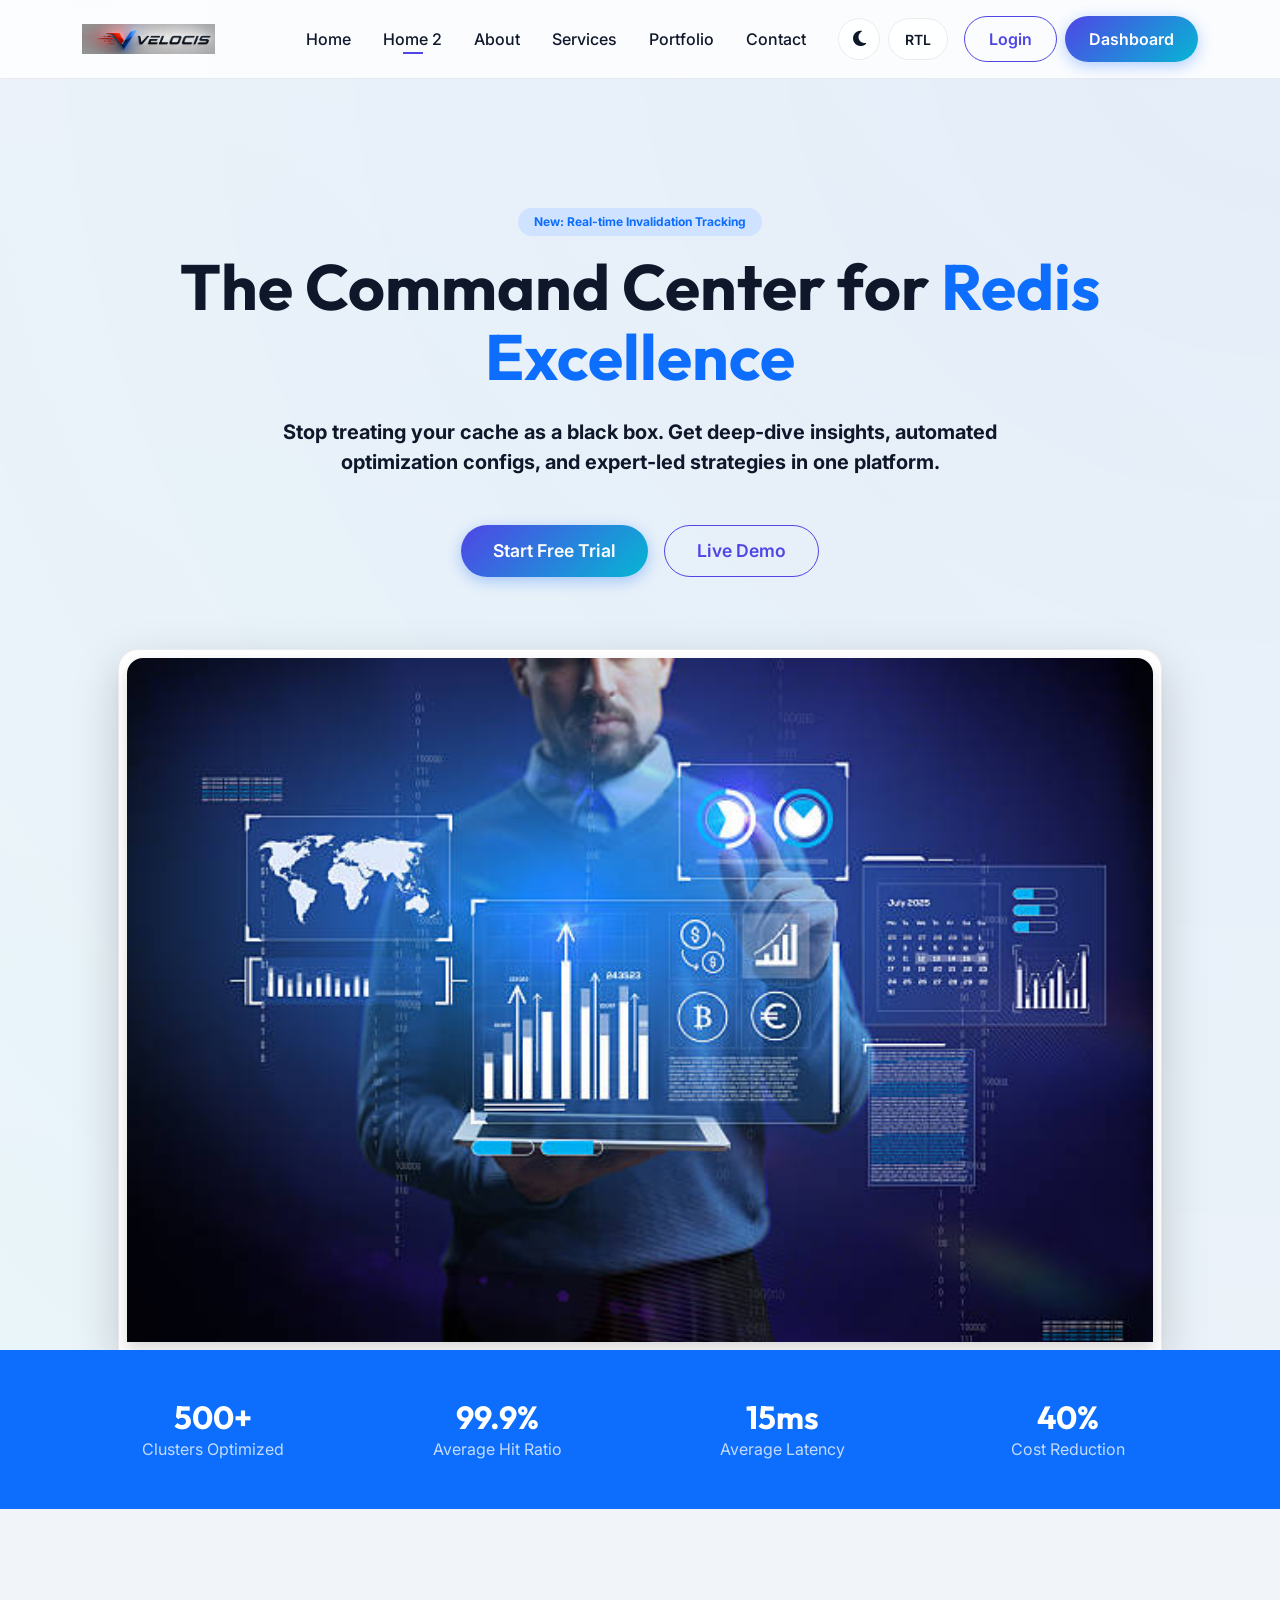
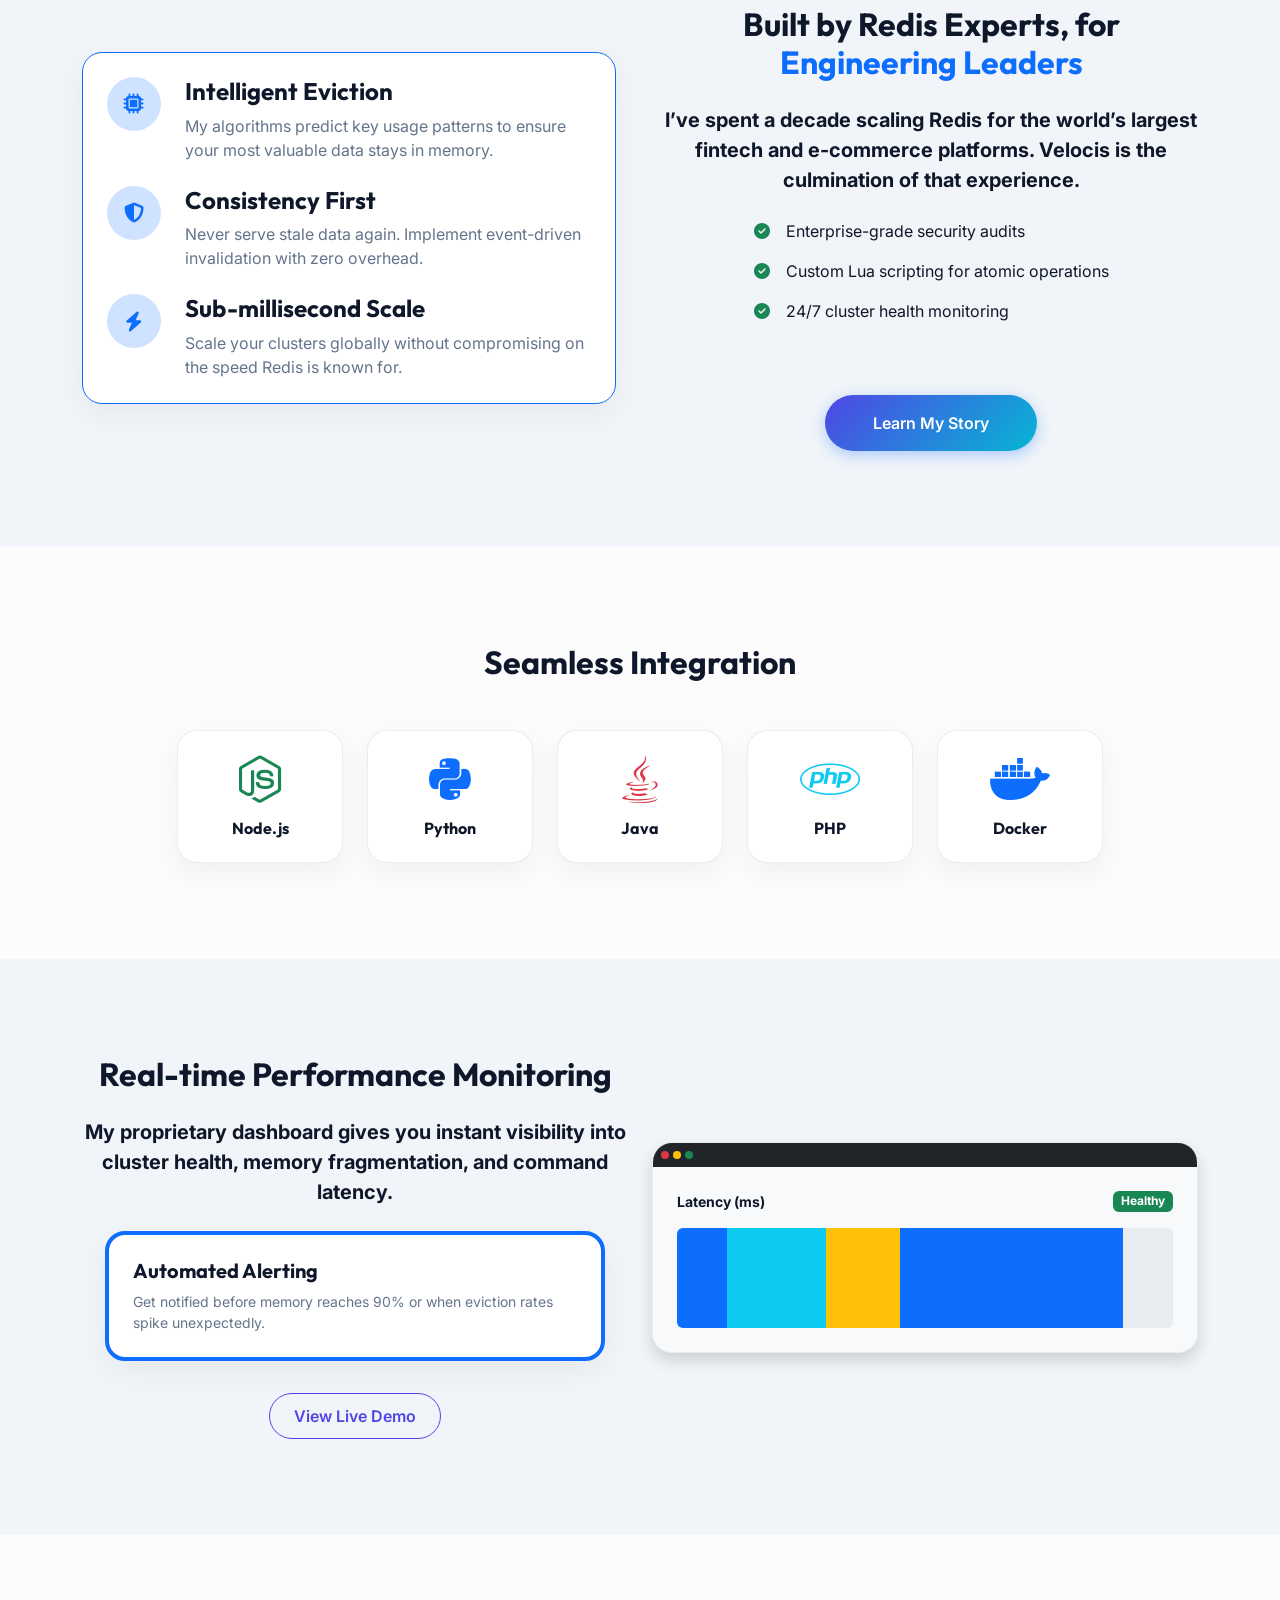
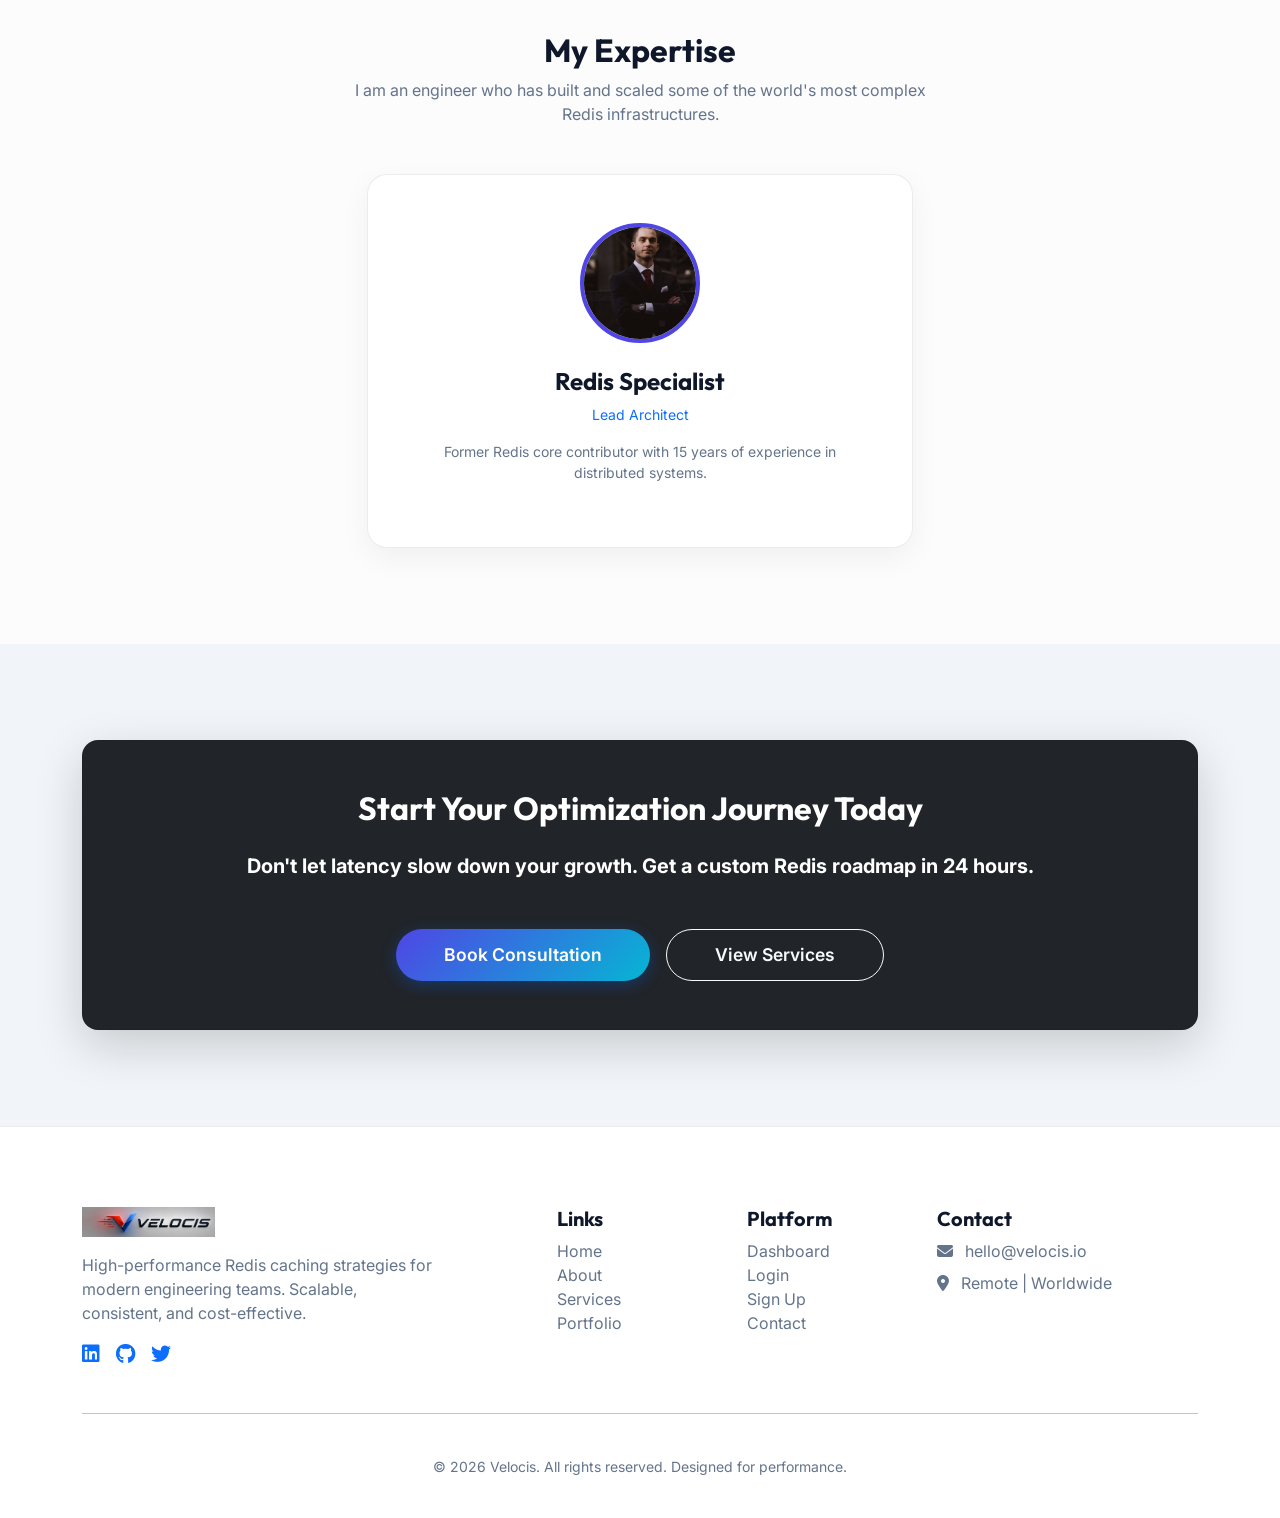
<file: index-alt.html>
<!DOCTYPE html>
<html lang="en" dir="ltr">

<head>
    <meta charset="UTF-8">
    <meta name="viewport" content="width=device-width, initial-scale=1.0">
    <meta name="description"
        content="Velocis - Redis Performance Dashboard & Consulting. Real-time caching insights for modern dev teams.">
    <title>Velocis | Performance-First Redis Consulting</title>
    <link rel="icon" type="image/png" href="assets/favicon.png">
    <link rel="preconnect" href="https://fonts.googleapis.com">
    <link rel="preconnect" href="https://fonts.gstatic.com" crossorigin>
    <link href="https://fonts.googleapis.com/css2?family=Inter:wght@400;500;600&family=Outfit:wght@700;800&display=swap"
        rel="stylesheet">
    <link href="https://cdn.jsdelivr.net/npm/bootstrap@5.3.0/dist/css/bootstrap.min.css" rel="stylesheet">
    <link rel="stylesheet" href="https://cdnjs.cloudflare.com/ajax/libs/font-awesome/6.4.0/css/all.min.css">
    <link rel="stylesheet" href="css/style.css">
</head>

<body>

    <!-- Navbar -->
    <nav class="navbar navbar-expand-lg fixed-top py-3">
        <div class="container">
            <a class="navbar-brand d-flex align-items-center" href="index.html">
                <img src="assets/logo.png" alt="Velocis Logo" height="30" class="d-inline-block align-text-top me-2">
            </a>
            <button class="navbar-toggler border-0" type="button" data-bs-toggle="collapse" data-bs-target="#navbarNav">
                <span class="navbar-toggler-icon"></span>
            </button>
            <div class="collapse navbar-collapse" id="navbarNav">
                <button type="button" class="mobile-close-btn d-lg-none" data-bs-toggle="collapse" data-bs-target="#navbarNav" aria-label="Close">
                    <i class="fas fa-times"></i>
                </button>
                <ul class="navbar-nav ms-auto align-items-center">
                    <li class="nav-item"><a class="nav-link px-3" href="index.html">Home</a></li>
                    <li class="nav-item"><a class="nav-link px-3 active" href="index-alt.html">Home 2</a></li>
                    <li class="nav-item"><a class="nav-link px-3" href="about.html">About</a></li>
                    <li class="nav-item"><a class="nav-link px-3" href="services.html">Services</a></li>
                    <li class="nav-item"><a class="nav-link px-3" href="portfolio.html">Portfolio</a></li>
                    <li class="nav-item"><a class="nav-link px-3" href="contact.html">Contact</a></li>
                    <li class="nav-item ms-lg-3 d-flex gap-2 flex-nowrap">
                        <button id="theme-toggle" title="Toggle Theme">
                            <i class="fas fa-moon"></i>
                        </button>
                        <button id="rtl-toggle" class="btn btn-outline-secondary btn-sm">RTL</button>
                    </li>
                    <li class="nav-item ms-lg-3 d-flex gap-2">
                        <a href="login.html" class="btn btn-outline-primary">Login</a>
                        <a href="dashboard.html" class="btn btn-premium">Dashboard</a>
                    </li>
                </ul>
            </div>
        </div>
    </nav>

    <!-- Alternative Hero Section (Product/Dashboard Focus) -->
    <header class="hero-section text-center pb-0">
        <div class="container pt-5">
            <div class="row justify-content-center">
                <div class="col-lg-10 hero-content">
                    <span class="badge bg-primary-subtle text-primary mb-3 px-3 py-2 rounded-pill">New: Real-time
                        Invalidation Tracking</span>
                    <h1 class="hero-title mb-4">The Command Center for <span class="text-primary">Redis
                            Excellence</span></h1>
                    <p class="lead mb-5 fw-bold mx-auto" style="max-width: 800px;">Stop treating your cache as a
                        black box. Get deep-dive insights, automated optimization configs, and expert-led strategies in
                        one platform.</p>
                    <div class="d-flex justify-content-center gap-3 mb-5">
                        <a href="signup.html" class="btn btn-premium btn-lg">Start Free Trial</a>
                        <a href="dashboard.html" class="btn btn-outline-primary btn-lg">Live Demo</a>
                    </div>
                </div>
                <div class="col-lg-12 mt-4 px-lg-5">
                    <div class="glass-card p-2 border-bottom-0 rounded-bottom-0 shadow-lg animate-fade-up">
                        <img src="assets/datamodeling.jpg"
                            alt="Dashboard Preview" class="img-fluid rounded-top-4 shadow">
                    </div>
                </div>
            </div>
        </div>
    </header>

    <!-- Key Metrics Section -->
    <section class="py-5 bg-primary text-white">
        <div class="container">
            <div class="row g-4 text-center">
                <div class="col-md-3">
                    <h2 class="fw-bold mb-0">500+</h2>
                    <p class="opacity-75 mb-0">Clusters Optimized</p>
                </div>
                <div class="col-md-3">
                    <h2 class="fw-bold mb-0">99.9%</h2>
                    <p class="opacity-75 mb-0">Average Hit Ratio</p>
                </div>
                <div class="col-md-3">
                    <h2 class="fw-bold mb-0">15ms</h2>
                    <p class="opacity-75 mb-0">Average Latency</p>
                </div>
                <div class="col-md-3">
                    <h2 class="fw-bold mb-0">40%</h2>
                    <p class="opacity-75 mb-0">Cost Reduction</p>
                </div>
            </div>
        </div>
    </section>

    <!-- Features Section -->
    <section class="py-5">
        <div class="container py-5">
            <div class="row align-items-center g-5">
                <div class="col-lg-6">
                    <div class="glass-card border-primary">
                        <div class="d-flex align-items-start gap-4 mb-4">
                            <div class="icon-box bg-primary-subtle text-primary">
                                <i class="fas fa-microchip fa-lg"></i>
                            </div>
                            <div>
                                <h4>Intelligent Eviction</h4>
                                <p class="text-muted mb-0">My algorithms predict key usage patterns to ensure your most
                                    valuable data stays in memory.</p>
                            </div>
                        </div>
                        <div class="d-flex align-items-start gap-4 mb-4">
                            <div class="icon-box bg-primary-subtle text-primary">
                                <i class="fas fa-shield-halved fa-lg"></i>
                            </div>
                            <div>
                                <h4>Consistency First</h4>
                                <p class="text-muted mb-0">Never serve stale data again. Implement event-driven
                                    invalidation with zero overhead.</p>
                            </div>
                        </div>
                        <div class="d-flex align-items-start gap-4">
                            <div class="icon-box bg-primary-subtle text-primary">
                                <i class="fas fa-bolt fa-lg"></i>
                            </div>
                            <div>
                                <h4>Sub-millisecond Scale</h4>
                                <p class="text-muted mb-0">Scale your clusters globally without compromising on the
                                    speed Redis is known for.</p>
                            </div>
                        </div>
                    </div>
                </div>
                <div class="col-lg-6 text-center">
                    <h2 class="mb-4">Built by Redis Experts, for <span class="text-primary">Engineering
                            Leaders</span></h2>
                    <p class="lead fw-bold mb-4">I’ve spent a decade scaling Redis for the world’s largest fintech
                        and e-commerce platforms. Velocis is the culmination of that experience.</p>
                    <ul class="list-unstyled mb-5 d-inline-block text-start">
                        <li class="mb-3 d-flex align-items-center"><i class="fas fa-check-circle text-success me-3"></i>
                            Enterprise-grade security audits</li>
                        <li class="mb-3 d-flex align-items-center"><i class="fas fa-check-circle text-success me-3"></i>
                            Custom Lua scripting for atomic operations</li>
                        <li class="mb-3 d-flex align-items-center"><i class="fas fa-check-circle text-success me-3"></i>
                            24/7 cluster health monitoring</li>
                    </ul>
                    <div class="mt-2">
                        <a href="about.html" class="btn btn-premium px-5 py-3">Learn My Story</a>
                    </div>
                </div>
            </div>
        </div>
    </section>

    <!-- Integrations Section -->
    <section class="py-5 bg-light-subtle">
        <div class="container py-5 text-center">
            <h2 class="mb-5">Seamless Integration</h2>
            <div class="row g-4 justify-content-center">
                <div class="col-4 col-md-2">
                    <div class="glass-card h-100 p-4">
                        <i class="fab fa-node-js fa-3x text-success mb-3"></i>
                        <h6 class="mb-0">Node.js</h6>
                    </div>
                </div>
                <div class="col-4 col-md-2">
                    <div class="glass-card h-100 p-4">
                        <i class="fab fa-python fa-3x text-primary mb-3"></i>
                        <h6 class="mb-0">Python</h6>
                    </div>
                </div>
                <div class="col-4 col-md-2">
                    <div class="glass-card h-100 p-4">
                        <i class="fab fa-java fa-3x text-danger mb-3"></i>
                        <h6 class="mb-0">Java</h6>
                    </div>
                </div>
                <div class="col-4 col-md-2">
                    <div class="glass-card h-100 p-4">
                        <i class="fab fa-php fa-3x text-info mb-3"></i>
                        <h6 class="mb-0">PHP</h6>
                    </div>
                </div>
                <div class="col-4 col-md-2">
                    <div class="glass-card h-100 p-4">
                        <i class="fab fa-docker fa-3x text-primary mb-3"></i>
                        <h6 class="mb-0">Docker</h6>
                    </div>
                </div>
            </div>
        </div>
    </section>

    <!-- Live Performance Monitoring -->
    <section class="py-5">
        <div class="container py-5">
            <div class="row align-items-center">
                <div class="col-lg-6 text-center">
                    <h2 class="mb-4">Real-time Performance Monitoring</h2>
                    <p class="lead fw-bold mb-4">My proprietary dashboard gives you instant visibility into cluster
                        health, memory fragmentation, and command latency.</p>
                    <div class="glass-card p-4 mb-4 border-start border-4 border-primary text-start d-inline-block w-100" style="max-width: 500px;">
                        <h5 class="mb-2">Automated Alerting</h5>
                        <p class="text-muted mb-0 small">Get notified before memory reaches 90% or when eviction rates
                            spike unexpectedly.</p>
                    </div>
                    <div class="mt-2">
                        <a href="dashboard.html" class="btn btn-outline-primary rounded-pill px-4">View Live Demo</a>
                    </div>
                </div>
                <div class="col-lg-6 mt-5 mt-lg-0">
                    <div class="glass-card h-100 p-0 overflow-hidden shadow">
                        <div class="bg-dark p-2 d-flex gap-1">
                            <div class="rounded-circle bg-danger" style="width: 8px; height: 8px;"></div>
                            <div class="rounded-circle bg-warning" style="width: 8px; height: 8px;"></div>
                            <div class="rounded-circle bg-success" style="width: 8px; height: 8px;"></div>
                        </div>
                        <div class="p-4 bg-light">
                            <div class="d-flex justify-content-between mb-3">
                                <span class="small fw-bold">Latency (ms)</span>
                                <span class="badge bg-success">Healthy</span>
                            </div>
                            <div class="progress" style="height: 100px;">
                                <div class="progress-bar" role="progressbar" style="width: 10%" aria-valuenow="10"
                                    aria-valuemin="0" aria-valuemax="100"></div>
                                <div class="progress-bar bg-info" role="progressbar" style="width: 20%"
                                    aria-valuenow="20" aria-valuemin="0" aria-valuemax="100"></div>
                                <div class="progress-bar bg-warning" role="progressbar" style="width: 15%"
                                    aria-valuenow="15" aria-valuemin="0" aria-valuemax="100"></div>
                                <div class="progress-bar bg-primary" role="progressbar" style="width: 45%"
                                    aria-valuenow="45" aria-valuemin="0" aria-valuemax="100"></div>
                            </div>
                        </div>
                    </div>
                </div>
            </div>
        </div>
    </section>

    <!-- Expert Section -->
    <section class="py-5 bg-light-subtle">
        <div class="container py-5">
            <div class="text-center mb-5 section-title">
                <h2>My Expertise</h2>
                <p class="text-muted mx-auto" style="max-width: 600px;">I am an engineer who has built and scaled
                    some of the world's most complex Redis infrastructures.</p>
            </div>
            <div class="row g-4 justify-content-center">
                <div class="col-md-6">
                    <div class="glass-card h-100 text-center p-5">
                        <div class="rounded-circle overflow-hidden mx-auto mb-4" style="width: 120px; height: 120px; border: 4px solid var(--primary-color);">
                            <img src="assets/team_alex.jpg" alt="Redis Specialist" class="img-fluid w-100 h-100 object-fit-cover">
                        </div>
                        <h4>Redis Specialist</h4>
                        <p class="text-primary small mb-3">Lead Architect</p>
                        <p class="text-muted small">Former Redis core contributor with 15 years of experience in
                            distributed systems.</p>
                    </div>
                </div>
            </div>
        </div>
    </section>

    <!-- Call to Action Section -->
    <section class="py-5">
        <div class="container py-5 text-center">
            <div class="glass-card bg-dark text-white p-5 rounded-4 shadow-lg">
                <h2 class="mb-4">Start Your Optimization Journey Today</h2>
                <p class="lead mb-5 fw-bold">Don't let latency slow down your growth. Get a custom Redis roadmap in
                    24 hours.</p>
                <div class="d-flex justify-content-center gap-3">
                    <a href="contact.html" class="btn btn-premium btn-lg px-5">Book Consultation</a>
                    <a href="services.html" class="btn btn-outline-light btn-lg px-5">View Services</a>
                </div>
            </div>
        </div>
    </section>

    <!-- Footer -->
    <footer class="footer">
        <div class="container">
            <div class="row g-4 mb-5">
                <div class="col-lg-4">
                    <a class="navbar-brand mb-3 d-flex align-items-center" href="index.html">
                        <img src="assets/logo.png" alt="Velocis Logo" height="30" class="me-2">
                    </a>
                    <p class="text-muted">High-performance Redis caching strategies for modern engineering teams.
                        Scalable, consistent, and cost-effective.</p>
                    <div class="d-flex gap-3">
                        <a href="#" class="text-primary"><i class="fab fa-linkedin fa-lg"></i></a>
                        <a href="#" class="text-primary"><i class="fab fa-github fa-lg"></i></a>
                        <a href="#" class="text-primary"><i class="fab fa-twitter fa-lg"></i></a>
                    </div>
                </div>
                <div class="col-lg-2 offset-lg-1">
                    <h5>Links</h5>
                    <ul class="list-unstyled">
                        <li><a href="index.html" class="text-decoration-none text-muted">Home</a></li>
                        <li><a href="about.html" class="text-decoration-none text-muted">About</a></li>
                        <li><a href="services.html" class="text-decoration-none text-muted">Services</a></li>
                        <li><a href="portfolio.html" class="text-decoration-none text-muted">Portfolio</a></li>
                    </ul>
                </div>
                <div class="col-lg-2">
                    <h5>Platform</h5>
                    <ul class="list-unstyled">
                        <li><a href="dashboard.html" class="text-decoration-none text-muted">Dashboard</a></li>
                        <li><a href="login.html" class="text-decoration-none text-muted">Login</a></li>
                        <li><a href="signup.html" class="text-decoration-none text-muted">Sign Up</a></li>
                        <li><a href="contact.html" class="text-decoration-none text-muted">Contact</a></li>
                    </ul>
                </div>
                <div class="col-lg-3">
                    <h5>Contact</h5>
                    <ul class="list-unstyled">
                        <li class="text-muted mb-2"><i class="fas fa-envelope me-2"></i> hello@velocis.io</li>
                        <li class="text-muted mb-2"><i class="fas fa-location-dot me-2"></i> Remote | Worldwide</li>
                    </ul>
                </div>
            </div>
            <hr>
            <div class="text-center text-muted pt-4">
                <small>&copy; 2026 Velocis. All rights reserved. Designed for performance.</small>
            </div>
        </div>
    </footer>

    <script src="https://cdn.jsdelivr.net/npm/bootstrap@5.3.0/dist/js/bootstrap.bundle.min.js"></script>
    <script src="js/main.js"></script>
</body>

</html>
</file>
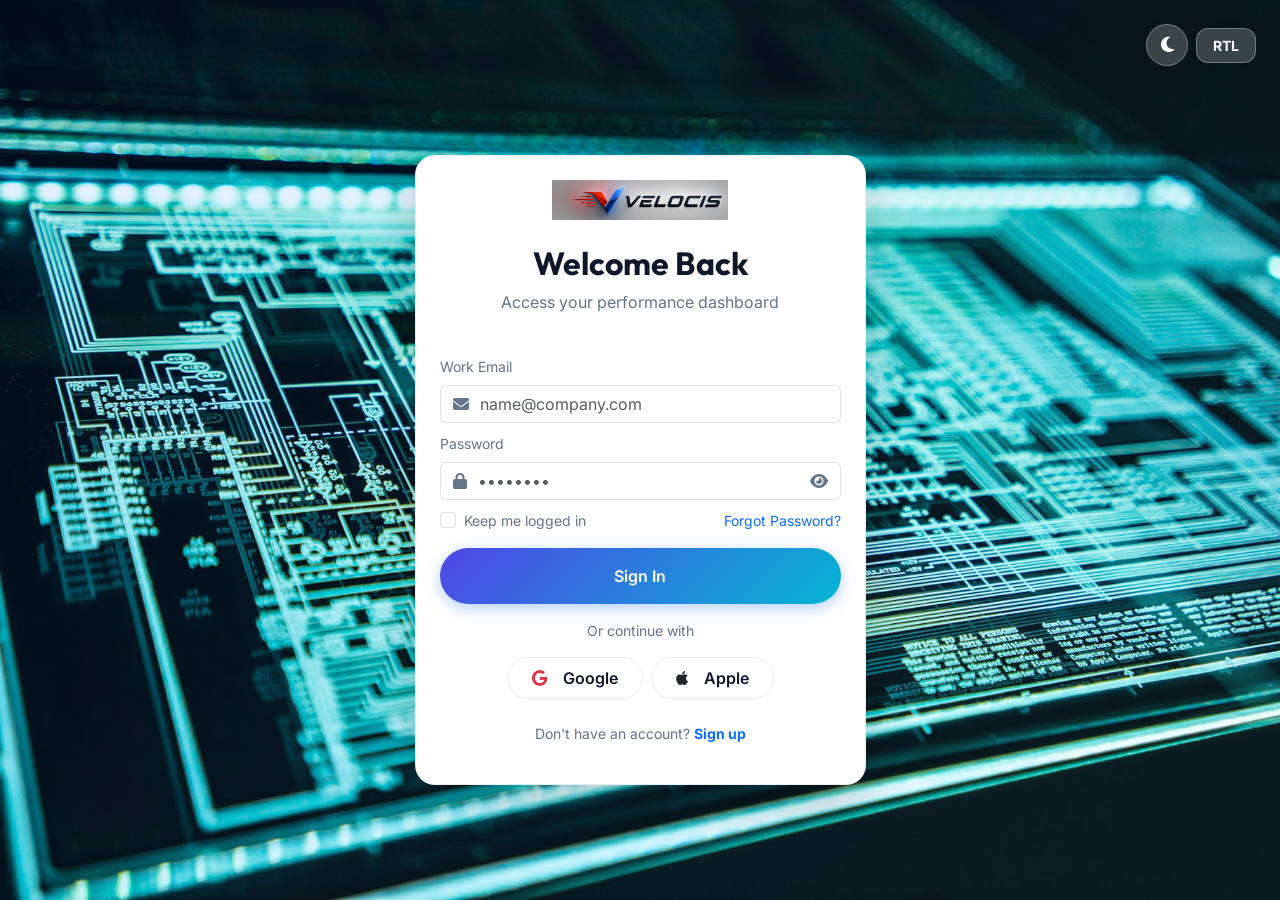
<file: login.html>
<!DOCTYPE html>
<html lang="en">

<head>
    <meta charset="UTF-8">
    <meta name="viewport" content="width=device-width, initial-scale=1.0">
    <title>Login | Velocis Redis Caching</title>
    <link rel="icon" type="image/png" href="assets/favicon.png">

    <!-- Google Fonts -->
    <link rel="preconnect" href="https://fonts.googleapis.com">
    <link rel="preconnect" href="https://fonts.gstatic.com" crossorigin>
    <link href="https://fonts.googleapis.com/css2?family=Inter:wght@400;500;600&family=Outfit:wght@700;800&display=swap" rel="stylesheet">

    <!-- Bootstrap 5 CSS -->
    <link href="https://cdn.jsdelivr.net/npm/bootstrap@5.3.0/dist/css/bootstrap.min.css" rel="stylesheet">
    <link rel="stylesheet" href="https://cdnjs.cloudflare.com/ajax/libs/font-awesome/6.4.0/css/all.min.css">
    <link rel="stylesheet" href="css/style.css">
</head>

<body>

    <div class="position-absolute top-0 end-0 p-3 p-md-4 z-3">
        <div class="d-flex gap-2 flex-nowrap align-items-center">
            <button id="theme-toggle" class="glass-toggle" title="Toggle Theme">
                <i class="fas fa-moon"></i>
            </button>
            <button id="rtl-toggle" class="btn glass-toggle btn-sm">RTL</button>
        </div>
    </div>

    <div class="hero-section auth-page min-vh-100 d-flex align-items-center" style="background-image: linear-gradient(135deg, rgba(0, 97, 255, 0.1), rgba(96, 239, 255, 0.1)), url('assets/home_hero.jpg'); background-size: cover; background-position: center;">
        <div class="container">
            <div class="row justify-content-center">
                <div class="col-lg-5">
                    <div class="glass-card shadow-lg animate-fade-up">
                        <div class="text-center mb-4">
                            <a href="index.html" class="d-inline-block mb-4">
                                <img src="assets/logo.png" alt="Velocis Logo" height="40">
                            </a>
                            <h2 class="fw-bold">Welcome Back</h2>
                            <p class="text-muted">Access your performance dashboard</p>
                        </div>

                        <form>
                            <div class="mb-2">
                                <label class="form-label small text-muted">Work Email</label>
                                <div class="input-group">
                                    <span class="input-group-text bg-transparent border-end-0"><i
                                            class="fas fa-envelope text-muted"></i></span>
                                    <input type="email" class="form-control border-start-0 ps-0"
                                        placeholder="name@company.com" required>
                                </div>
                            </div>
                            <div class="mb-2">
                                <label class="form-label small text-muted">Password</label>
                                <div class="input-group">
                                    <span class="input-group-text bg-transparent border-end-0"><i
                                            class="fas fa-lock text-muted"></i></span>
                                    <input type="password" class="form-control border-start-0 border-end-0 ps-0"
                                        id="password" placeholder="••••••••" required>
                                    <span
                                        class="input-group-text bg-transparent border-start-0 cursor-pointer toggle-password"
                                        data-target="password">
                                        <i class="fas fa-eye text-muted"></i>
                                    </span>
                                </div>
                            </div>
                            <div
                                class="mb-3 d-flex flex-column flex-sm-row justify-content-between align-items-center gap-2">
                                <div class="form-check m-0">
                                    <input type="checkbox" class="form-check-input" id="remember">
                                    <label class="form-check-label small text-muted" for="remember">Keep me logged
                                        in</label>
                                </div>
                                <a href="#" class="small text-primary text-decoration-none">Forgot Password?</a>
                            </div>
                            <button type="submit" class="btn btn-premium w-100 py-3 mb-3">Sign In</button>

                            <div class="text-center">
                                <p class="small text-muted mb-3">Or continue with</p>
                                <div class="d-flex flex-column flex-sm-row gap-2 justify-content-center">
                                    <button type="button" class="btn btn-outline-secondary px-4 py-2"><i
                                            class="fab fa-google me-2 text-danger"></i>Google</button>
                                    <button type="button" class="btn btn-outline-secondary px-4 py-2"><i
                                            class="fab fa-apple me-2 text-dark"></i>Apple</button>
                                </div>
                            </div>
                        </form>

                        <div class="text-center mt-4">
                            <p class="small text-muted">Don't have an account? <a href="signup.html"
                                    class="text-primary text-decoration-none fw-bold">Sign up</a></p>
                        </div>
                    </div>
                </div>
            </div>
        </div>
    </div>

    <script src="js/main.js"></script>
</body>

</html>
</file>
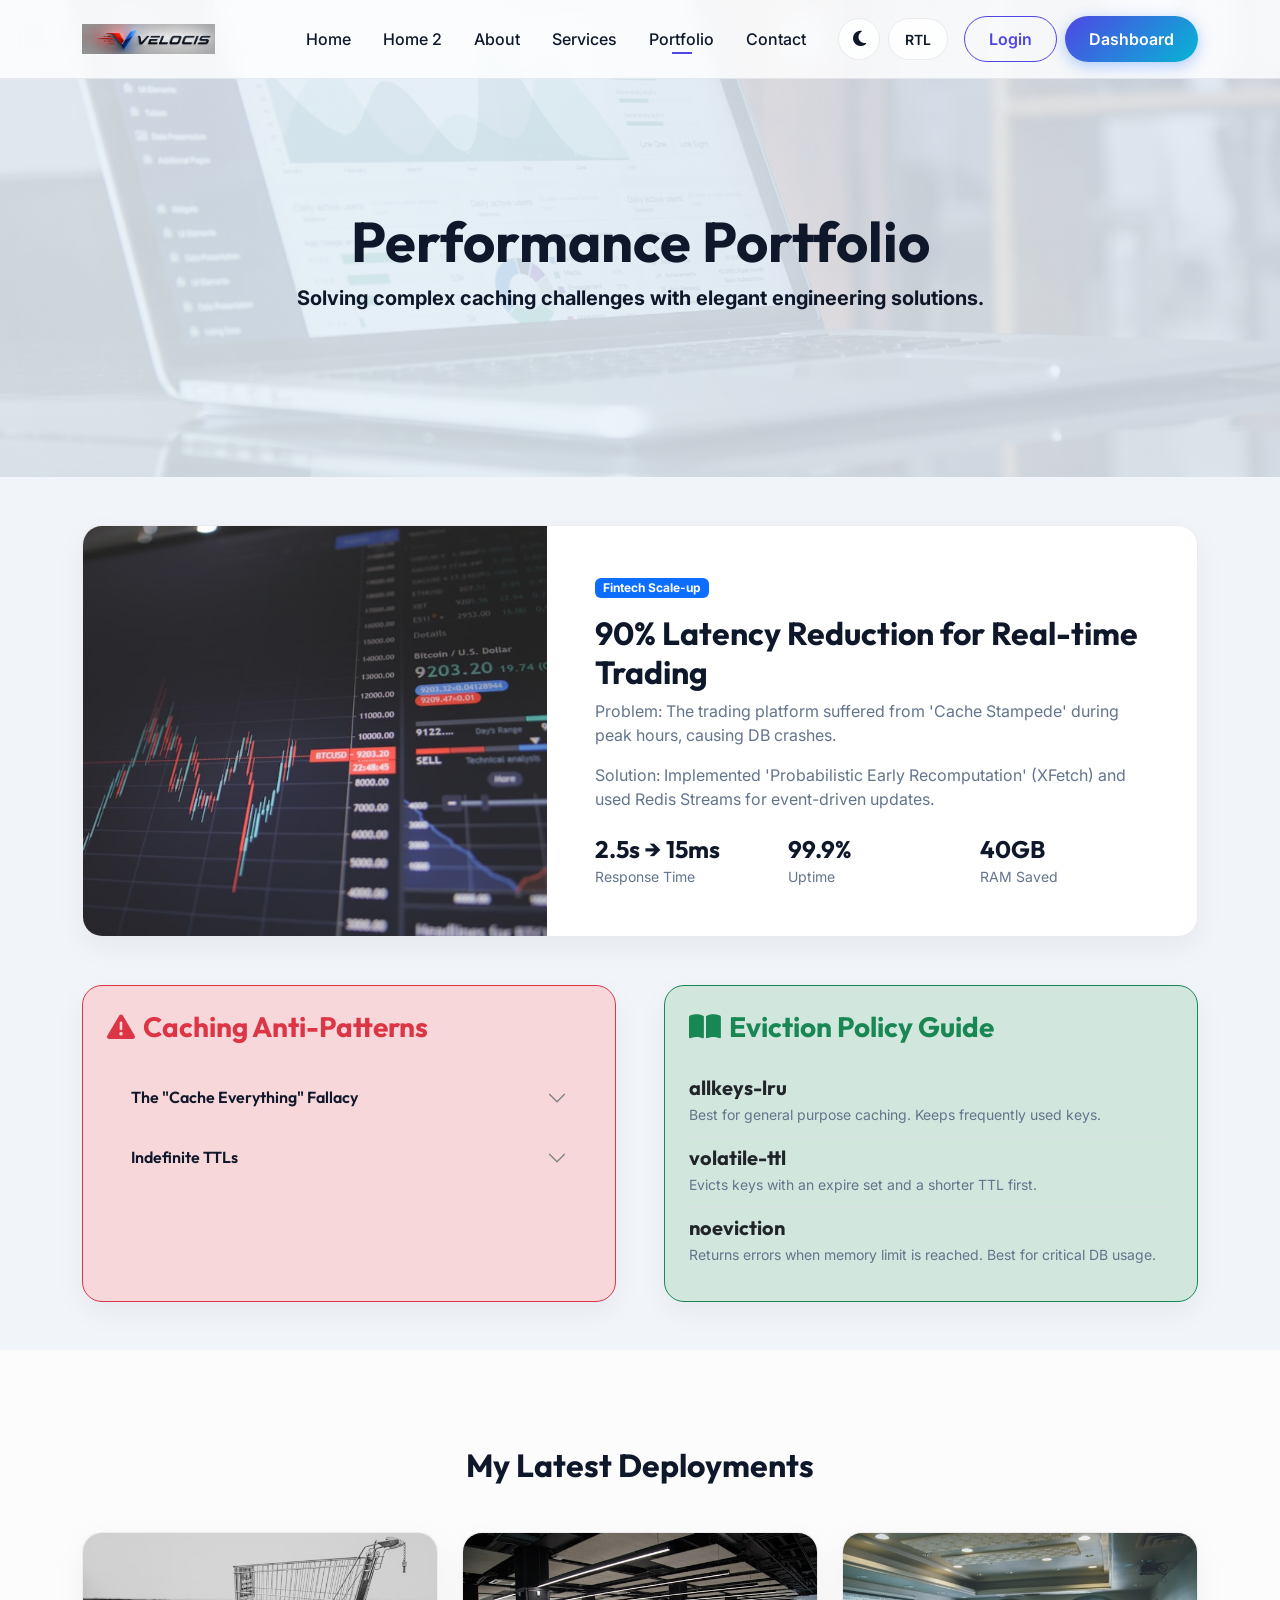
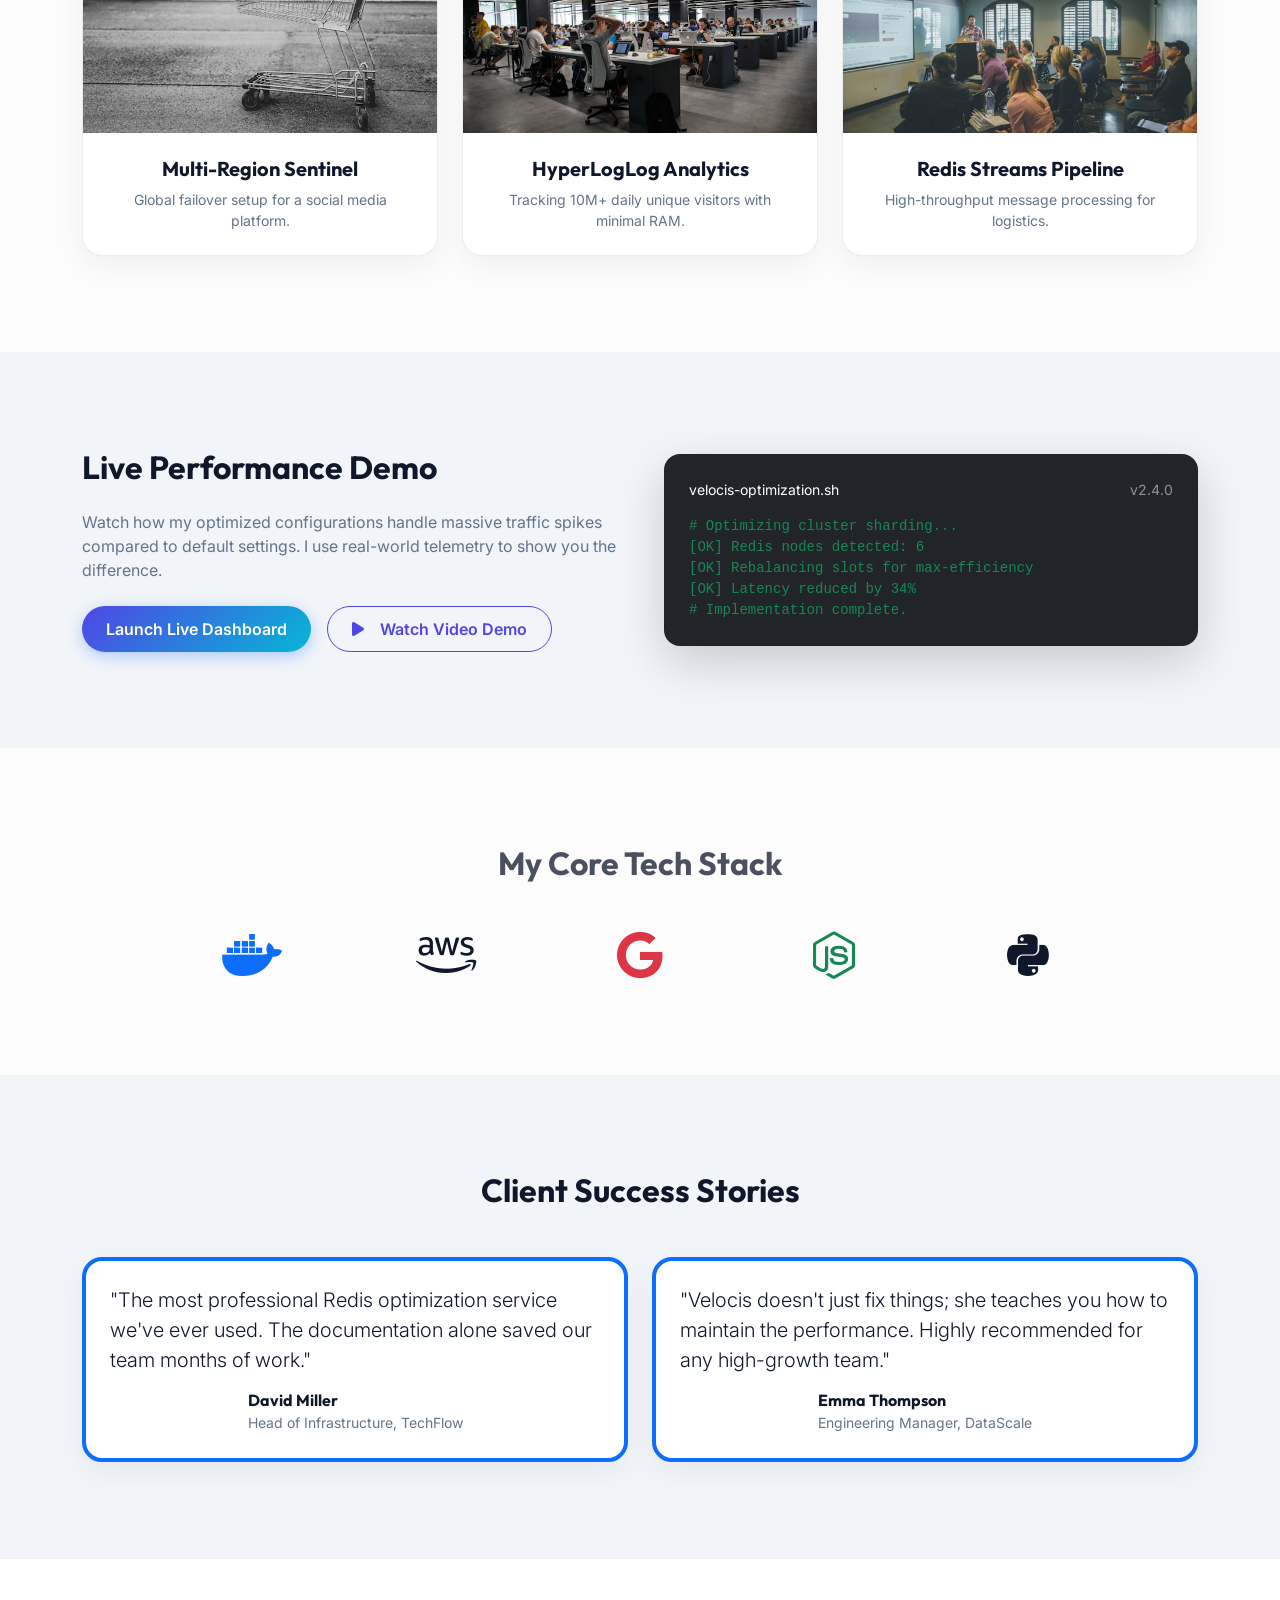
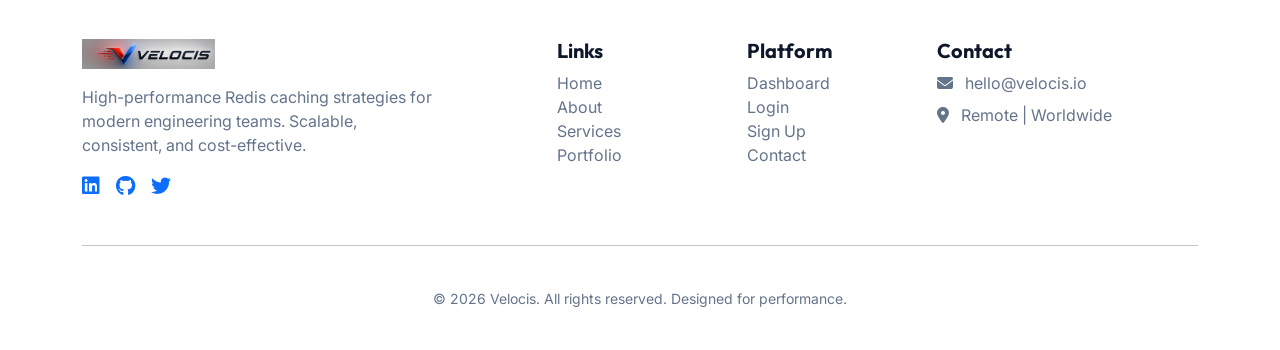
<file: portfolio.html>
<!DOCTYPE html>
<html lang="en">

<head>
    <meta charset="UTF-8">
    <meta name="viewport" content="width=device-width, initial-scale=1.0">
    <title>Portfolio | Velocis Redis Caching</title>
    <link rel="icon" type="image/png" href="assets/favicon.png">

    <!-- Google Fonts -->
    <link rel="preconnect" href="https://fonts.googleapis.com">
    <link rel="preconnect" href="https://fonts.gstatic.com" crossorigin>
    <link href="https://fonts.googleapis.com/css2?family=Inter:wght@400;500;600&family=Outfit:wght@700;800&display=swap" rel="stylesheet">

    <!-- Bootstrap 5 CSS -->
    <link href="https://cdn.jsdelivr.net/npm/bootstrap@5.3.0/dist/css/bootstrap.min.css" rel="stylesheet">
    <link rel="stylesheet" href="https://cdnjs.cloudflare.com/ajax/libs/font-awesome/6.4.0/css/all.min.css">
    <link rel="stylesheet" href="css/style.css">
</head>

<body>

    <!-- Navbar -->
    <nav class="navbar navbar-expand-lg fixed-top py-3">
        <div class="container">
            <a class="navbar-brand d-flex align-items-center" href="index.html">
                <img src="assets/logo.png" alt="Velocis Logo" height="30" class="d-inline-block align-text-top me-2">
            </a>
            <button class="navbar-toggler border-0" type="button" data-bs-toggle="collapse" data-bs-target="#navbarNav">
                <span class="navbar-toggler-icon"></span>
            </button>
            <div class="collapse navbar-collapse" id="navbarNav">
                <button type="button" class="mobile-close-btn d-lg-none" data-bs-toggle="collapse" data-bs-target="#navbarNav" aria-label="Close">
                    <i class="fas fa-times"></i>
                </button>
                <ul class="navbar-nav ms-auto align-items-center">
                    <li class="nav-item"><a class="nav-link px-3" href="index.html">Home</a></li>
                    <li class="nav-item"><a class="nav-link px-3" href="index-alt.html">Home 2</a></li>
                    <li class="nav-item"><a class="nav-link px-3" href="about.html">About</a></li>
                    <li class="nav-item"><a class="nav-link px-3" href="services.html">Services</a></li>
                    <li class="nav-item"><a class="nav-link px-3 active" href="portfolio.html">Portfolio</a></li>
                    <li class="nav-item"><a class="nav-link px-3" href="contact.html">Contact</a></li>
                    <li class="nav-item ms-lg-3 d-flex gap-2 flex-nowrap">
                        <button id="theme-toggle" title="Toggle Theme">
                            <i class="fas fa-moon"></i>
                        </button>
                        <button id="rtl-toggle" class="btn btn-outline-secondary btn-sm">RTL</button>
                    </li>
                    <li class="nav-item ms-lg-3 d-flex gap-2">
                        <a href="login.html" class="btn btn-outline-primary">Login</a>
                        <a href="dashboard.html" class="btn btn-premium">Dashboard</a>
                    </li>
                </ul>
            </div>
        </div>
    </nav>

    <header class="hero-section">
        <img src="assets/portfolio_3.jpg" alt="Data Background" class="hero-bg-image">
        <div class="container py-5">
            <div class="text-center section-title">
                <h1 class="display-4 fw-bold">Performance Portfolio</h1>
                <p class="lead fw-bold">Solving complex caching challenges with elegant engineering solutions.</p>
            </div>
        </div>
    </header>

    <!-- Case Studies -->
    <section class="py-5">
        <div class="container">
            <div class="row g-5">
                <!-- Case Study 1 -->
                <div class="col-lg-12">
                    <div class="glass-card overflow-hidden p-0">
                        <div class="row g-0">
                            <div class="col-md-5 hover-zoom">
                                <img src="assets/portfolio_1.jpg"
                                    alt="Fintech Trading" class="img-fluid h-100 object-fit-cover">
                            </div>
                            <div class="col-md-7 p-5">
                                <div class="badge bg-primary mb-3">Fintech Scale-up</div>
                                <h2>90% Latency Reduction for Real-time Trading</h2>
                                <p class="text-muted">Problem: The trading platform suffered from 'Cache Stampede'
                                    during peak hours, causing DB crashes.</p>
                                <p class="text-muted">Solution: Implemented 'Probabilistic Early Recomputation' (XFetch)
                                    and used Redis Streams for event-driven updates.</p>
                                <div class="row mt-4">
                                    <div class="col-4">
                                        <h4 class="mb-0">2.5s → 15ms</h4>
                                        <small class="text-muted">Response Time</small>
                                    </div>
                                    <div class="col-4">
                                        <h4 class="mb-0">99.9%</h4>
                                        <small class="text-muted">Uptime</small>
                                    </div>
                                    <div class="col-4">
                                        <h4 class="mb-0">40GB</h4>
                                        <small class="text-muted">RAM Saved</small>
                                    </div>
                                </div>
                            </div>
                        </div>
                    </div>
                </div>

                <!-- Anti-Patterns Section -->
                <div class="col-lg-6">
                    <div class="glass-card h-100 bg-danger-subtle border-danger">
                        <h3 class="text-danger mb-4"><i class="fas fa-triangle-exclamation me-2"></i>Caching
                            Anti-Patterns</h3>
                        <div class="accordion accordion-flush bg-transparent" id="antiPatternAccordion">
                            <div class="accordion-item bg-transparent">
                                <h2 class="accordion-header">
                                    <button class="accordion-button collapsed bg-transparent" type="button"
                                        data-bs-toggle="collapse" data-bs-target="#ap1">
                                        The "Cache Everything" Fallacy
                                    </button>
                                </h2>
                                <div id="ap1" class="accordion-collapse collapse"
                                    data-bs-parent="#antiPatternAccordion">
                                    <div class="accordion-body text-muted">
                                        Caching infrequently accessed data leads to memory bloat and eviction of
                                        high-value keys. Use the 80/20 rule.
                                    </div>
                                </div>
                            </div>
                            <div class="accordion-item bg-transparent">
                                <h2 class="accordion-header">
                                    <button class="accordion-button collapsed bg-transparent" type="button"
                                        data-bs-toggle="collapse" data-bs-target="#ap2">
                                        Indefinite TTLs
                                    </button>
                                </h2>
                                <div id="ap2" class="accordion-collapse collapse"
                                    data-bs-parent="#antiPatternAccordion">
                                    <div class="accordion-body text-muted">
                                        Stale data is worse than no data. Always set TTLs, even if long, to ensure
                                        eventual consistency.
                                    </div>
                                </div>
                            </div>
                        </div>
                    </div>
                </div>

                <!-- Eviction Guides -->
                <div class="col-lg-6">
                    <div class="glass-card h-100 bg-success-subtle border-success">
                        <h3 class="text-success mb-4"><i class="fas fa-book-open me-2"></i>Eviction Policy Guide</h3>
                        <div class="list-group list-group-flush bg-transparent">
                            <div class="list-group-item bg-transparent px-0">
                                <h5 class="mb-1">allkeys-lru</h5>
                                <p class="mb-1 small text-muted">Best for general purpose caching. Keeps frequently used
                                    keys.</p>
                            </div>
                            <div class="list-group-item bg-transparent px-0">
                                <h5 class="mb-1">volatile-ttl</h5>
                                <p class="mb-1 small text-muted">Evicts keys with an expire set and a shorter TTL first.
                                </p>
                            </div>
                            <div class="list-group-item bg-transparent px-0">
                                <h5 class="mb-1">noeviction</h5>
                                <p class="mb-1 small text-muted">Returns errors when memory limit is reached. Best for
                                    critical DB usage.</p>
                            </div>
                        </div>
                    </div>
                </div>
            </div>
        </div>
    </section>

    <!-- Project Gallery Section -->
    <section class="py-5 bg-light-subtle">
        <div class="container py-5">
            <h2 class="text-center mb-5">My Latest Deployments</h2>
            <div class="row g-4">
                <div class="col-md-4">
                    <div class="glass-card h-100 p-0 overflow-hidden hover-zoom text-center d-flex flex-column">
                        <img src="assets/service_cluster.jpg"
                            alt="Cloud Cluster" class="img-fluid w-100" style="height: 200px; object-fit: cover;">
                        <div class="p-4 flex-grow-1 d-flex flex-column justify-content-center">
                            <h5>Multi-Region Sentinel</h5>
                            <p class="small text-muted mb-0">Global failover setup for a social media platform.</p>
                        </div>
                    </div>
                </div>
                <div class="col-md-4">
                    <div class="glass-card h-100 p-0 overflow-hidden hover-zoom text-center d-flex flex-column">
                        <img src="assets/service_audit.jpg"
                            alt="Data Structure" class="img-fluid w-100" style="height: 200px; object-fit: cover;">
                        <div class="p-4 flex-grow-1 d-flex flex-column justify-content-center">
                            <h5>HyperLogLog Analytics</h5>
                            <p class="small text-muted mb-0">Tracking 10M+ daily unique visitors with minimal RAM.</p>
                        </div>
                    </div>
                </div>
                <div class="col-md-4">
                    <div class="glass-card h-100 p-0 overflow-hidden hover-zoom text-center d-flex flex-column">
                        <img src="assets/service_training.jpg"
                            alt="Optimization" class="img-fluid w-100" style="height: 200px; object-fit: cover;">
                        <div class="p-4 flex-grow-1 d-flex flex-column justify-content-center">
                            <h5>Redis Streams Pipeline</h5>
                            <p class="small text-muted mb-0">High-throughput message processing for logistics.</p>
                        </div>
                    </div>
                </div>
            </div>
        </div>
    </section>

    <!-- Technical Demo Section -->
    <section class="py-5">
        <div class="container py-5">
            <div class="row align-items-center g-5">
                <div class="col-lg-6 text-center text-lg-start">
                    <h2 class="mb-4">Live Performance Demo</h2>
                    <p class="text-muted mb-4">Watch how my optimized configurations handle massive traffic spikes
                        compared to default settings. I use real-world telemetry to show you the difference.</p>
                    <div class="d-flex flex-column flex-sm-row gap-3 justify-content-center justify-content-lg-start">
                        <a href="dashboard.html" class="btn btn-premium px-4">Launch Live Dashboard</a>
                        <a href="#" class="btn btn-outline-primary rounded-pill px-4"><i
                                class="fas fa-play me-2"></i>Watch Video Demo</a>
                    </div>
                </div>
                <div class="col-lg-6">
                    <div class="glass-card bg-dark p-4 rounded-4 shadow-lg">
                        <div class="d-flex justify-content-between text-white mb-3">
                            <span class="small">velocis-optimization.sh</span>
                            <span class="small opacity-50">v2.4.0</span>
                        </div>
                        <pre class="mb-0 text-success small"><code># Optimizing cluster sharding...
[OK] Redis nodes detected: 6
[OK] Rebalancing slots for max-efficiency
[OK] Latency reduced by 34%
# Implementation complete.</code></pre>
                    </div>
                </div>
            </div>
        </div>
    </section>

    <!-- Tech Stack Logos -->
    <section class="py-5 bg-light-subtle">
        <div class="container py-5 text-center">
            <h2 class="mb-5 opacity-75">My Core Tech Stack</h2>
            <div class="row g-5 align-items-center justify-content-center">
                <div class="col-4 col-md-2"><i class="fab fa-docker fa-3x text-primary"></i></div>
                <div class="col-4 col-md-2"><i class="fab fa-aws fa-3x"></i></div>
                <div class="col-4 col-md-2"><i class="fab fa-google fa-3x text-danger"></i></div>
                <div class="col-4 col-md-2"><i class="fab fa-node-js fa-3x text-success"></i></div>
                <div class="col-4 col-md-2"><i class="fab fa-python fa-3x"></i></div>
            </div>
        </div>
    </section>

    <!-- Client Testimonials -->
    <section class="py-5">
        <div class="container py-5">
            <h2 class="text-center mb-5">Client Success Stories</h2>
            <div class="row g-4">
                <div class="col-md-6">
                    <div class="glass-card h-100 p-4 border-start border-4 border-primary text-center text-md-start d-flex flex-column">
                        <p class="lead mb-3">"The most professional Redis optimization service we've ever used. The
                            documentation alone saved our team months of work."</p>
                        <div class="mt-auto">
                            <h6 class="mb-0">David Miller</h6>
                            <small class="text-muted">Head of Infrastructure, TechFlow</small>
                        </div>
                    </div>
                </div>
                <div class="col-md-6">
                    <div class="glass-card h-100 p-4 border-start border-4 border-primary text-center text-md-start d-flex flex-column">
                        <p class="lead mb-3">"Velocis doesn't just fix things; she teaches you how to maintain the
                            performance. Highly recommended for any high-growth team."</p>
                        <div class="mt-auto">
                            <h6 class="mb-0">Emma Thompson</h6>
                            <small class="text-muted">Engineering Manager, DataScale</small>
                        </div>
                    </div>
                </div>
            </div>
        </div>
    </section>

    <!-- Footer -->
    <footer class="footer">
        <div class="container">
            <div class="row g-4 mb-5">
                <div class="col-lg-4">
                    <a class="navbar-brand mb-3 d-flex align-items-center" href="index.html">
                        <img src="assets/logo.png" alt="Velocis Logo" height="30" class="me-2">
                    </a>
                    <p class="text-muted">High-performance Redis caching strategies for modern engineering teams.
                        Scalable, consistent, and cost-effective.</p>
                    <div class="d-flex gap-3">
                        <a href="#" class="text-primary"><i class="fab fa-linkedin fa-lg"></i></a>
                        <a href="#" class="text-primary"><i class="fab fa-github fa-lg"></i></a>
                        <a href="#" class="text-primary"><i class="fab fa-twitter fa-lg"></i></a>
                    </div>
                </div>
                <div class="col-lg-2 offset-lg-1">
                    <h5>Links</h5>
                    <ul class="list-unstyled">
                        <li><a href="index.html" class="text-decoration-none text-muted">Home</a></li>
                        <li><a href="about.html" class="text-decoration-none text-muted">About</a></li>
                        <li><a href="services.html" class="text-decoration-none text-muted">Services</a></li>
                        <li><a href="portfolio.html" class="text-decoration-none text-muted">Portfolio</a></li>
                    </ul>
                </div>
                <div class="col-lg-2">
                    <h5>Platform</h5>
                    <ul class="list-unstyled">
                        <li><a href="dashboard.html" class="text-decoration-none text-muted">Dashboard</a></li>
                        <li><a href="login.html" class="text-decoration-none text-muted">Login</a></li>
                        <li><a href="signup.html" class="text-decoration-none text-muted">Sign Up</a></li>
                        <li><a href="contact.html" class="text-decoration-none text-muted">Contact</a></li>
                    </ul>
                </div>
                <div class="col-lg-3">
                    <h5>Contact</h5>
                    <ul class="list-unstyled">
                        <li class="text-muted mb-2"><i class="fas fa-envelope me-2"></i> hello@velocis.io</li>
                        <li class="text-muted mb-2"><i class="fas fa-location-dot me-2"></i> Remote | Worldwide</li>
                    </ul>
                </div>
            </div>
            <hr>
            <div class="text-center text-muted pt-4">
                <small>&copy; 2026 Velocis. All rights reserved. Designed for performance.</small>
            </div>
        </div>
    </footer>

    <script src="https://cdn.jsdelivr.net/npm/bootstrap@5.3.0/dist/js/bootstrap.bundle.min.js"></script>
    <script src="js/main.js"></script>
</body>

</html>
</file>
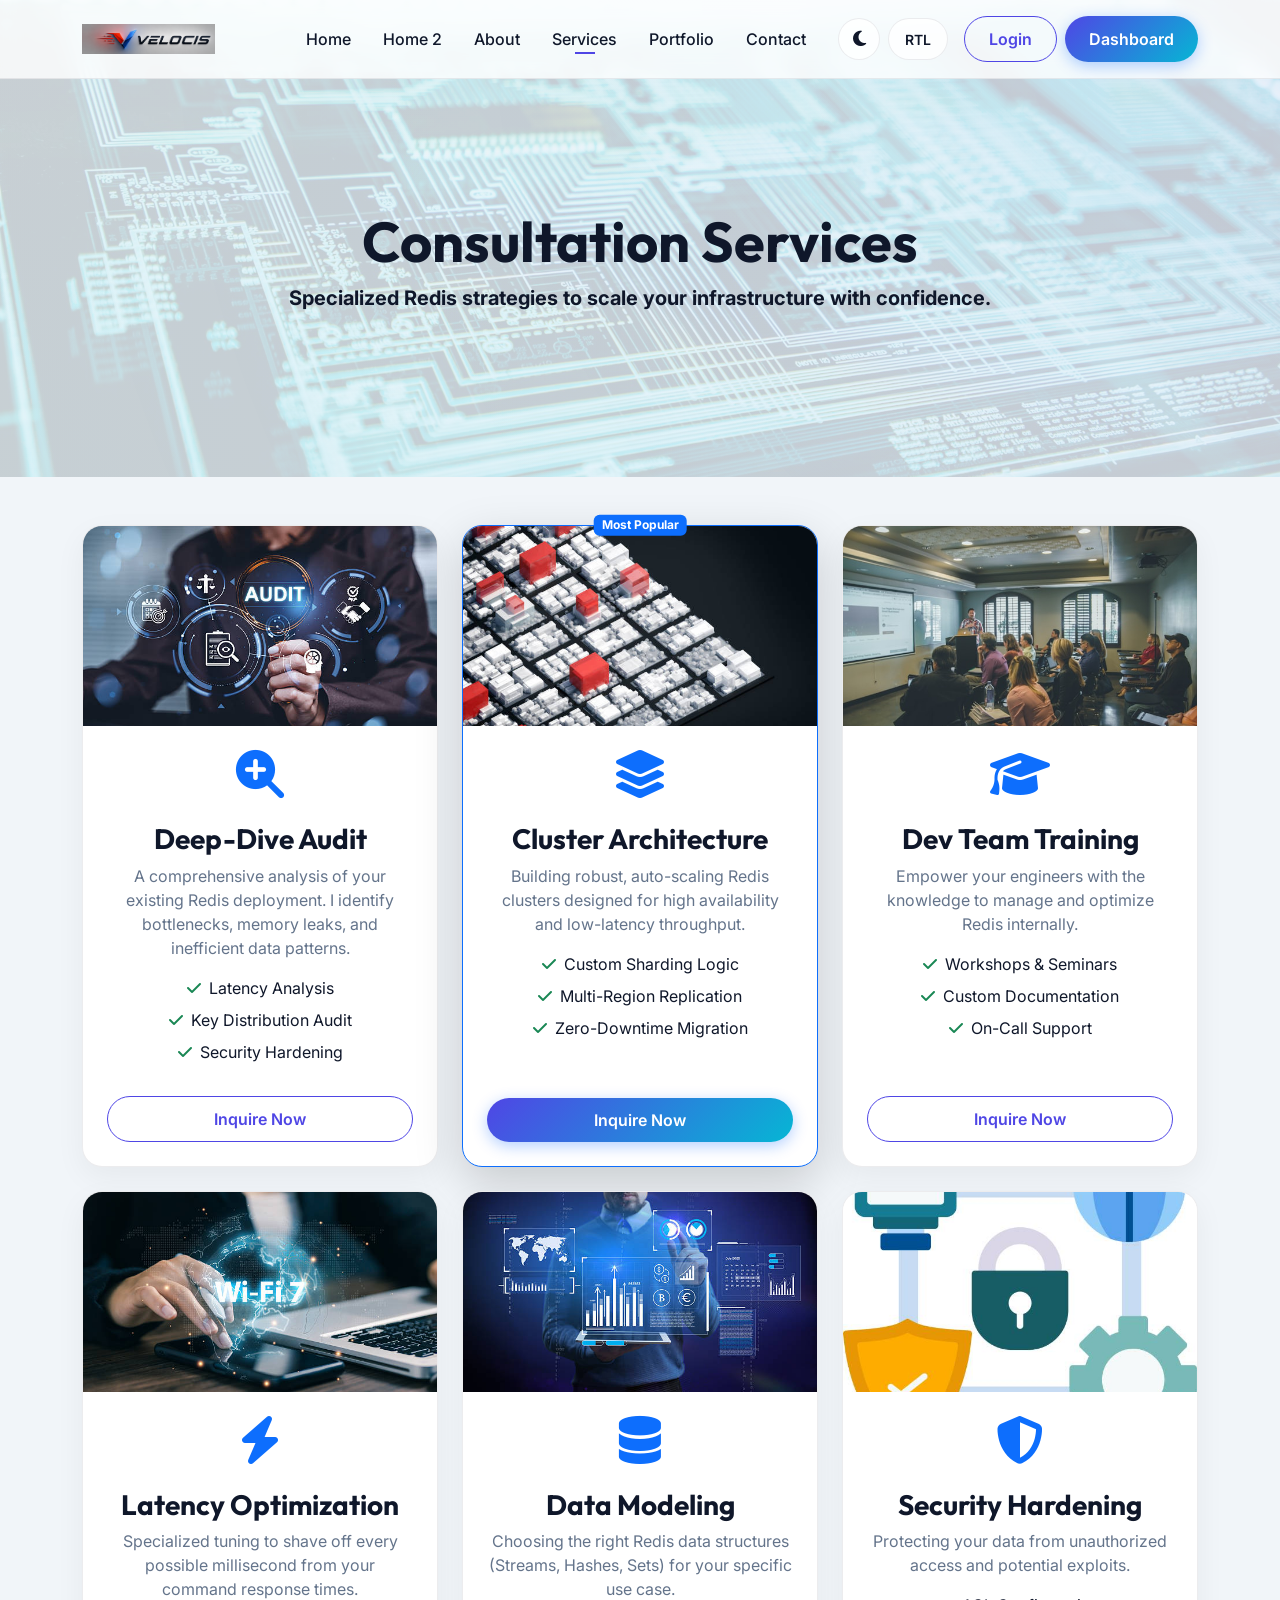
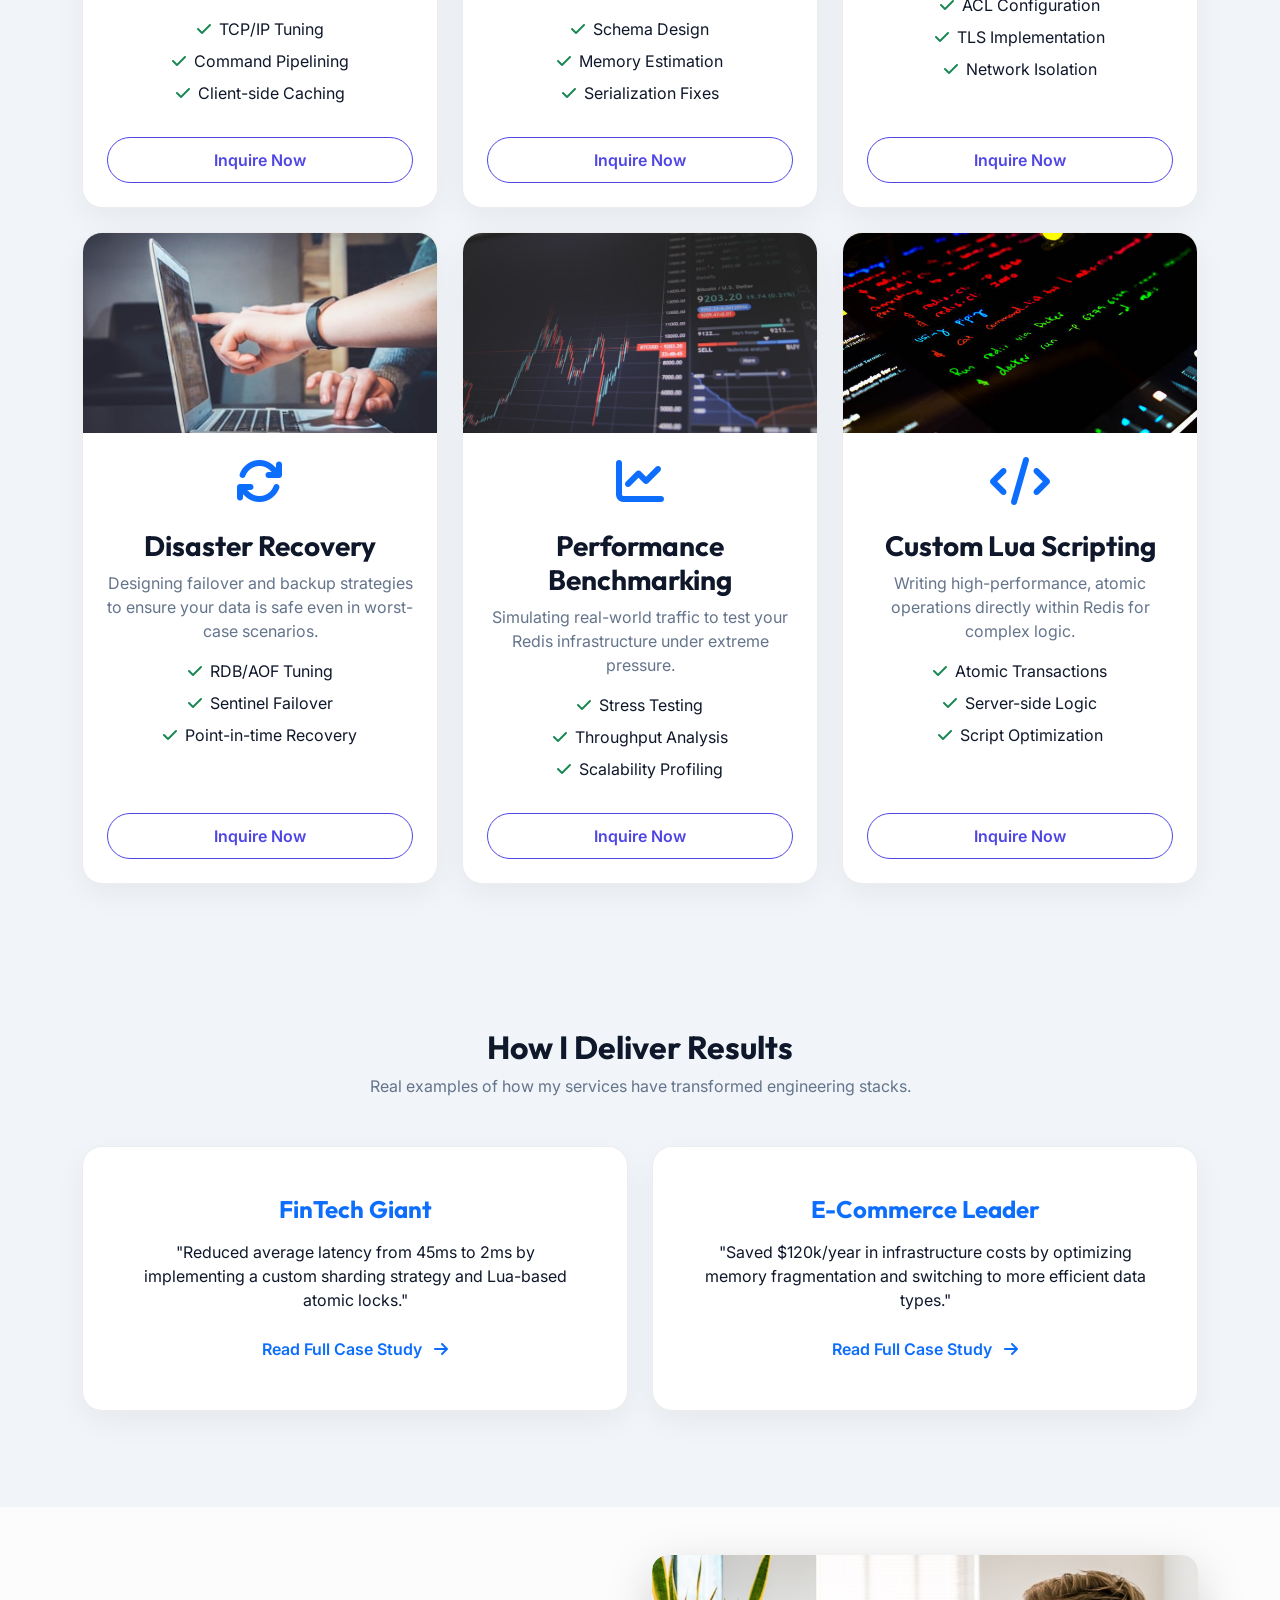
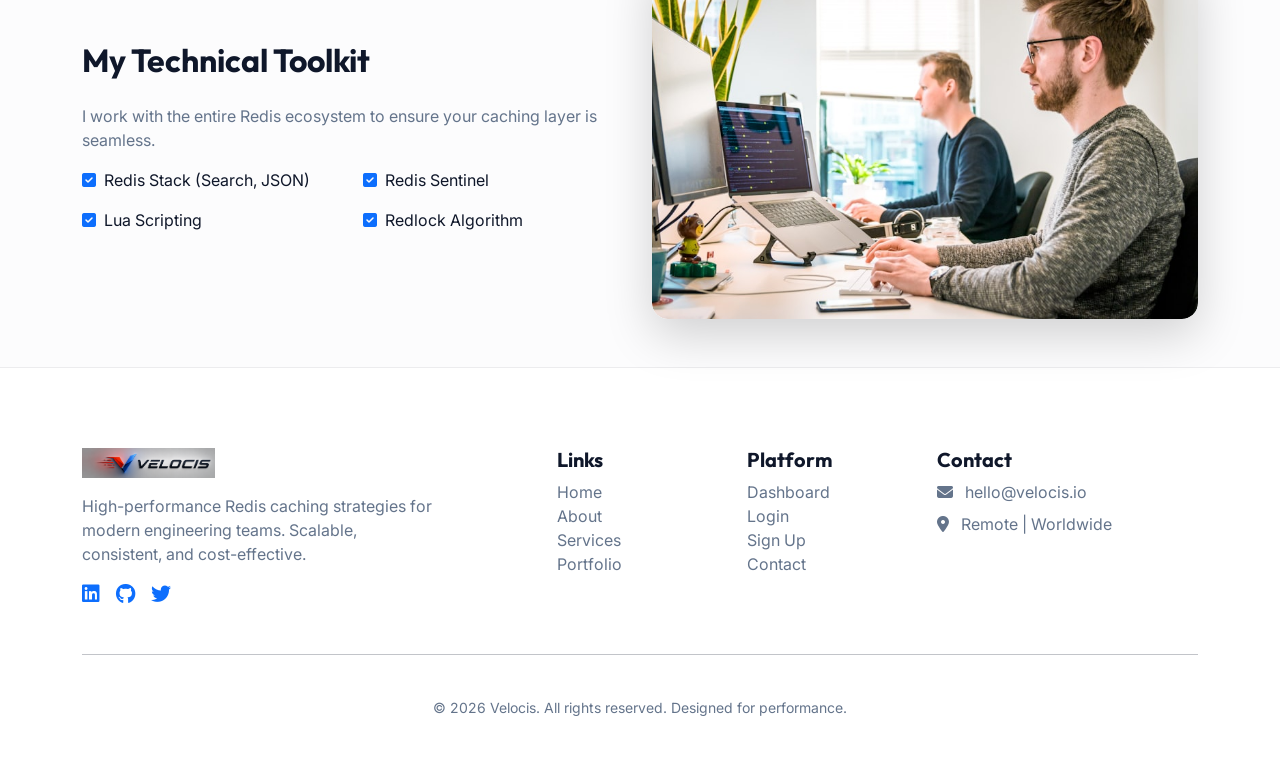
<file: services.html>
<!DOCTYPE html>
<html lang="en">

<head>
    <meta charset="UTF-8">
    <meta name="viewport" content="width=device-width, initial-scale=1.0">
    <title>Services | Velocis Redis Caching</title>
    <link rel="icon" type="image/png" href="assets/favicon.png">

    <!-- Google Fonts -->
    <link rel="preconnect" href="https://fonts.googleapis.com">
    <link rel="preconnect" href="https://fonts.gstatic.com" crossorigin>
    <link href="https://fonts.googleapis.com/css2?family=Inter:wght@400;500;600&family=Outfit:wght@700;800&display=swap" rel="stylesheet">

    <!-- Bootstrap 5 CSS -->
    <link href="https://cdn.jsdelivr.net/npm/bootstrap@5.3.0/dist/css/bootstrap.min.css" rel="stylesheet">
    <link rel="stylesheet" href="https://cdnjs.cloudflare.com/ajax/libs/font-awesome/6.4.0/css/all.min.css">
    <link rel="stylesheet" href="css/style.css">
</head>

<body>

    <!-- Navbar -->
    <nav class="navbar navbar-expand-lg fixed-top py-3">
        <div class="container">
            <a class="navbar-brand d-flex align-items-center" href="index.html">
                <img src="assets/logo.png" alt="Velocis Logo" height="30" class="d-inline-block align-text-top me-2">
            </a>
            <button class="navbar-toggler border-0" type="button" data-bs-toggle="collapse" data-bs-target="#navbarNav">
                <span class="navbar-toggler-icon"></span>
            </button>
            <div class="collapse navbar-collapse" id="navbarNav">
                <button type="button" class="mobile-close-btn d-lg-none" data-bs-toggle="collapse" data-bs-target="#navbarNav" aria-label="Close">
                    <i class="fas fa-times"></i>
                </button>
                <ul class="navbar-nav ms-auto align-items-center">
                    <li class="nav-item"><a class="nav-link px-3" href="index.html">Home</a></li>
                    <li class="nav-item"><a class="nav-link px-3" href="index-alt.html">Home 2</a></li>
                    <li class="nav-item"><a class="nav-link px-3" href="about.html">About</a></li>
                    <li class="nav-item"><a class="nav-link px-3 active" href="services.html">Services</a></li>
                    <li class="nav-item"><a class="nav-link px-3" href="portfolio.html">Portfolio</a></li>
                    <li class="nav-item"><a class="nav-link px-3" href="contact.html">Contact</a></li>
                    <li class="nav-item ms-lg-3 d-flex gap-2 flex-nowrap">
                        <button id="theme-toggle" title="Toggle Theme">
                            <i class="fas fa-moon"></i>
                        </button>
                        <button id="rtl-toggle" class="btn btn-outline-secondary btn-sm">RTL</button>
                    </li>
                    <li class="nav-item ms-lg-3 d-flex gap-2">
                        <a href="login.html" class="btn btn-outline-primary">Login</a>
                        <a href="dashboard.html" class="btn btn-premium">Dashboard</a>
                    </li>
                </ul>
            </div>
        </div>
    </nav>

    <header class="hero-section">
        <img src="assets/home_hero.jpg" alt="Cloud Background" class="hero-bg-image">
        <div class="container py-5">
            <div class="text-center section-title">
                <h1 class="display-4 fw-bold">Consultation Services</h1>
                <p class="lead fw-bold">Specialized Redis strategies to scale your infrastructure with confidence.
                </p>
            </div>
        </div>
    </header>

    <section class="py-5">
        <div class="container">
            <div class="row g-4">
                <!-- Service 1 -->
                <div class="col-lg-4">
                    <div class="glass-card h-100 p-0 overflow-hidden hover-zoom text-center d-flex flex-column">
                        <img src="assets/Audit.jpg" alt="Audit" class="img-fluid w-100" style="height: 200px; object-fit: cover;">
                        <div class="p-4 d-flex flex-column flex-grow-1">
                            <div class="mb-4 text-primary">
                            <i class="fas fa-search-plus fa-3x"></i>
                        </div>
                        <h3>Deep-Dive Audit</h3>
                        <p class="text-muted">A comprehensive analysis of your existing Redis deployment. I identify
                            bottlenecks, memory leaks, and inefficient data patterns.</p>
                        <ul class="list-unstyled mb-4">
                            <li class="mb-2"><i class="fas fa-check text-success me-2"></i>Latency Analysis</li>
                            <li class="mb-2"><i class="fas fa-check text-success me-2"></i>Key Distribution Audit</li>
                            <li class="mb-2"><i class="fas fa-check text-success me-2"></i>Security Hardening</li>
                        </ul>
                        <div class="mt-auto">
                            <a href="contact.html" class="btn btn-outline-primary w-100 rounded-pill">Inquire Now</a>
                        </div>
                        </div>
                    </div>
                </div>
                <!-- Service 2 -->
                <div class="col-lg-4 position-relative">
                    <span class="badge bg-primary position-absolute top-0 start-50 translate-middle" style="z-index: 2;">Most Popular</span>
                    <div class="glass-card h-100 p-0 overflow-hidden border-primary shadow-lg hover-zoom text-center d-flex flex-column">
                        <img src="assets/cluster.jpg" alt="Cluster" class="img-fluid w-100" style="height: 200px; object-fit: cover;">
                        <div class="p-4 d-flex flex-column flex-grow-1">
                            <div class="mb-4 text-primary">
                            <i class="fas fa-layer-group fa-3x"></i>
                        </div>
                        <h3>Cluster Architecture</h3>
                        <p class="text-muted">Building robust, auto-scaling Redis clusters designed for high
                            availability and low-latency throughput.</p>
                        <ul class="list-unstyled mb-4">
                            <li class="mb-2"><i class="fas fa-check text-success me-2"></i>Custom Sharding Logic</li>
                            <li class="mb-2"><i class="fas fa-check text-success me-2"></i>Multi-Region Replication</li>
                            <li class="mb-2"><i class="fas fa-check text-success me-2"></i>Zero-Downtime Migration</li>
                        </ul>
                        <div class="mt-auto">
                            <a href="contact.html" class="btn btn-premium w-100">Inquire Now</a>
                        </div>
                        </div>
                    </div>
                </div>
                <!-- Service 3 -->
                <div class="col-lg-4">
                    <div class="glass-card h-100 p-0 overflow-hidden hover-zoom text-center d-flex flex-column">
                        <img src="assets/service_training.jpg" alt="Training" class="img-fluid w-100" style="height: 200px; object-fit: cover;">
                        <div class="p-4 d-flex flex-column flex-grow-1">
                            <div class="mb-4 text-primary">
                            <i class="fas fa-graduation-cap fa-3x"></i>
                        </div>
                        <h3>Dev Team Training</h3>
                        <p class="text-muted">Empower your engineers with the knowledge to manage and optimize Redis
                            internally.</p>
                        <ul class="list-unstyled mb-4">
                            <li class="mb-2"><i class="fas fa-check text-success me-2"></i>Workshops & Seminars</li>
                            <li class="mb-2"><i class="fas fa-check text-success me-2"></i>Custom Documentation</li>
                            <li class="mb-2"><i class="fas fa-check text-success me-2"></i>On-Call Support</li>
                        </ul>
                        <div class="mt-auto">
                            <a href="contact.html" class="btn btn-outline-primary w-100 rounded-pill">Inquire Now</a>
                        </div>
                        </div>
                    </div>
                </div>
                <!-- Service 4 -->
                <div class="col-lg-4 mt-4">
                    <div class="glass-card h-100 p-0 overflow-hidden hover-zoom text-center d-flex flex-column">
                        <img src="assets/latency.jpg" alt="Optimization" class="img-fluid w-100" style="height: 200px; object-fit: cover;">
                        <div class="p-4 d-flex flex-column flex-grow-1">
                            <div class="mb-4 text-primary">
                            <i class="fas fa-bolt fa-3x"></i>
                        </div>
                        <h3>Latency Optimization</h3>
                        <p class="text-muted">Specialized tuning to shave off every possible millisecond from your
                            command response times.</p>
                        <ul class="list-unstyled mb-4">
                            <li class="mb-2"><i class="fas fa-check text-success me-2"></i>TCP/IP Tuning</li>
                            <li class="mb-2"><i class="fas fa-check text-success me-2"></i>Command Pipelining</li>
                            <li class="mb-2"><i class="fas fa-check text-success me-2"></i>Client-side Caching</li>
                        </ul>
                        <div class="mt-auto">
                            <a href="contact.html" class="btn btn-outline-primary w-100 rounded-pill">Inquire Now</a>
                        </div>
                        </div>
                    </div>
                </div>
                <!-- Service 5 -->
                <div class="col-lg-4 mt-4">
                    <div class="glass-card h-100 p-0 overflow-hidden hover-zoom text-center d-flex flex-column">
                        <img src="assets/datamodeling.jpg" alt="Data Modeling" class="img-fluid w-100" style="height: 200px; object-fit: cover;">
                        <div class="p-4 d-flex flex-column flex-grow-1">
                            <div class="mb-4 text-primary">
                            <i class="fas fa-database fa-3x"></i>
                        </div>
                        <h3>Data Modeling</h3>
                        <p class="text-muted">Choosing the right Redis data structures (Streams, Hashes, Sets) for your
                            specific use case.</p>
                        <ul class="list-unstyled mb-4">
                            <li class="mb-2"><i class="fas fa-check text-success me-2"></i>Schema Design</li>
                            <li class="mb-2"><i class="fas fa-check text-success me-2"></i>Memory Estimation</li>
                            <li class="mb-2"><i class="fas fa-check text-success me-2"></i>Serialization Fixes</li>
                        </ul>
                        <div class="mt-auto">
                            <a href="contact.html" class="btn btn-outline-primary w-100 rounded-pill">Inquire Now</a>
                        </div>
                        </div>
                    </div>
                </div>
                <!-- Service 6 -->
                <div class="col-lg-4 mt-4">
                    <div class="glass-card h-100 p-0 overflow-hidden hover-zoom text-center d-flex flex-column">
                        <img src="assets/security.jpg" alt="Security" class="img-fluid w-100" style="height: 200px; object-fit: cover;">
                        <div class="p-4 d-flex flex-column flex-grow-1">
                            <div class="mb-4 text-primary">
                            <i class="fas fa-shield-alt fa-3x"></i>
                        </div>
                        <h3>Security Hardening</h3>
                        <p class="text-muted">Protecting your data from unauthorized access and potential exploits.
                        </p>
                        <ul class="list-unstyled mb-4">
                            <li class="mb-2"><i class="fas fa-check text-success me-2"></i>ACL Configuration</li>
                            <li class="mb-2"><i class="fas fa-check text-success me-2"></i>TLS Implementation</li>
                            <li class="mb-2"><i class="fas fa-check text-success me-2"></i>Network Isolation</li>
                        </ul>
                        <div class="mt-auto">
                            <a href="contact.html" class="btn btn-outline-primary w-100 rounded-pill">Inquire Now</a>
                        </div>
                        </div>
                    </div>
                </div>
                <!-- Service 7 -->
                <div class="col-lg-4 mt-4">
                    <div class="glass-card h-100 p-0 overflow-hidden hover-zoom text-center d-flex flex-column">
                        <img src="assets/experience.jpg" alt="Disaster Recovery" class="img-fluid w-100" style="height: 200px; object-fit: cover;">
                        <div class="p-4 d-flex flex-column flex-grow-1">
                            <div class="mb-4 text-primary">
                            <i class="fas fa-sync fa-3x"></i>
                        </div>
                        <h3>Disaster Recovery</h3>
                        <p class="text-muted">Designing failover and backup strategies to ensure your data is safe even
                            in worst-case scenarios.</p>
                        <ul class="list-unstyled mb-4">
                            <li class="mb-2"><i class="fas fa-check text-success me-2"></i>RDB/AOF Tuning</li>
                            <li class="mb-2"><i class="fas fa-check text-success me-2"></i>Sentinel Failover</li>
                            <li class="mb-2"><i class="fas fa-check text-success me-2"></i>Point-in-time Recovery</li>
                        </ul>
                        <div class="mt-auto">
                            <a href="contact.html" class="btn btn-outline-primary w-100 rounded-pill">Inquire Now</a>
                        </div>
                        </div>
                    </div>
                </div>
                <!-- Service 8 -->
                <div class="col-lg-4 mt-4">
                    <div class="glass-card h-100 p-0 overflow-hidden hover-zoom text-center d-flex flex-column">
                        <img src="assets/portfolio_1.jpg" alt="Benchmarking" class="img-fluid w-100" style="height: 200px; object-fit: cover;">
                        <div class="p-4 d-flex flex-column flex-grow-1">
                            <div class="mb-4 text-primary">
                            <i class="fas fa-chart-line fa-3x"></i>
                        </div>
                        <h3>Performance Benchmarking</h3>
                        <p class="text-muted">Simulating real-world traffic to test your Redis infrastructure under
                            extreme pressure.</p>
                        <ul class="list-unstyled mb-4">
                            <li class="mb-2"><i class="fas fa-check text-success me-2"></i>Stress Testing</li>
                            <li class="mb-2"><i class="fas fa-check text-success me-2"></i>Throughput Analysis</li>
                            <li class="mb-2"><i class="fas fa-check text-success me-2"></i>Scalability Profiling</li>
                        </ul>
                        <div class="mt-auto">
                            <a href="contact.html" class="btn btn-outline-primary w-100 rounded-pill">Inquire Now</a>
                        </div>
                        </div>
                    </div>
                </div>
                <!-- Service 9 -->
                <div class="col-lg-4 mt-4">
                    <div class="glass-card h-100 p-0 overflow-hidden hover-zoom text-center d-flex flex-column">
                        <img src="assets/customscript.jpg" alt="Lua Scripting" class="img-fluid w-100" style="height: 200px; object-fit: cover;">
                        <div class="p-4 d-flex flex-column flex-grow-1">
                            <div class="mb-4 text-primary">
                            <i class="fas fa-code fa-3x"></i>
                        </div>
                        <h3>Custom Lua Scripting</h3>
                        <p class="text-muted">Writing high-performance, atomic operations directly within Redis for
                            complex logic.</p>
                        <ul class="list-unstyled mb-4">
                            <li class="mb-2"><i class="fas fa-check text-success me-2"></i>Atomic Transactions</li>
                            <li class="mb-2"><i class="fas fa-check text-success me-2"></i>Server-side Logic</li>
                            <li class="mb-2"><i class="fas fa-check text-success me-2"></i>Script Optimization</li>
                        </ul>
                        <div class="mt-auto">
                            <a href="contact.html" class="btn btn-outline-primary w-100 rounded-pill">Inquire Now</a>
                        </div>
                        </div>
                    </div>
                </div>
            </div>
        </div>
    </section>

    <!-- Success Stories / Case Studies Preview -->
    <section class="py-5">
        <div class="container py-5">
            <div class="text-center mb-5 section-title">
                <h2>How I Deliver Results</h2>
                <p class="text-muted mx-auto" style="max-width: 600px;">Real examples of how my services have
                    transformed engineering stacks.</p>
            </div>
            <div class="row g-4">
                <div class="col-md-6">
                    <div class="glass-card h-100 p-5 d-flex flex-column text-center">
                        <h4 class="text-primary mb-3">FinTech Giant</h4>
                        <p class="mb-4">"Reduced average latency from 45ms to 2ms by implementing a custom sharding
                            strategy and Lua-based atomic locks."</p>
                        <a href="portfolio.html"
                            class="btn btn-link text-primary p-0 text-decoration-none mt-auto">Read Full Case Study
                            <i class="fas fa-arrow-right ms-2"></i></a>
                    </div>
                </div>
                <div class="col-md-6">
                    <div class="glass-card h-100 p-5 d-flex flex-column text-center">
                        <h4 class="text-primary mb-3">E-Commerce Leader</h4>
                        <p class="mb-4">"Saved $120k/year in infrastructure costs by optimizing memory fragmentation and
                            switching to more efficient data types."</p>
                        <a href="portfolio.html"
                            class="btn btn-link text-primary p-0 text-decoration-none mt-auto">Read Full Case Study
                            <i class="fas fa-arrow-right ms-2"></i></a>
                    </div>
                </div>
            </div>
        </div>
    </section>

    <!-- Detailed Tech Stack -->
    <section class="py-5 bg-light-subtle">
        <div class="container">
            <div class="row align-items-center">
                <div class="col-lg-6 mb-5 mb-lg-0 text-center text-lg-start">
                    <h2 class="mb-4">My Technical Toolkit</h2>
                    <p class="text-muted">I work with the entire Redis ecosystem to ensure your caching layer is
                        seamless.</p>
                    <div class="row g-3">
                        <div class="col-6">
                            <div class="d-flex align-items-center justify-content-center justify-content-lg-start gap-2">
                                <i class="fas fa-square-check text-primary"></i>
                                <span>Redis Stack (Search, JSON)</span>
                            </div>
                        </div>
                        <div class="col-6">
                            <div class="d-flex align-items-center justify-content-center justify-content-lg-start gap-2">
                                <i class="fas fa-square-check text-primary"></i>
                                <span>Redis Sentinel</span>
                            </div>
                        </div>
                        <div class="col-6">
                            <div class="d-flex align-items-center justify-content-center justify-content-lg-start gap-2">
                                <i class="fas fa-square-check text-primary"></i>
                                <span>Lua Scripting</span>
                            </div>
                        </div>
                        <div class="col-6">
                            <div class="d-flex align-items-center justify-content-center justify-content-lg-start gap-2">
                                <i class="fas fa-square-check text-primary"></i>
                                <span>Redlock Algorithm</span>
                            </div>
                        </div>
                    </div>
                </div>
                <div class="col-lg-6">
                    <div class="hover-zoom rounded-4 shadow-lg">
                        <img src="assets/history.jpg"
                            alt="Server Room" class="img-fluid rounded-4">
                    </div>
                </div>
            </div>
        </div>
    </section>

    <!-- Footer -->
    <footer class="footer">
        <div class="container">
            <div class="row g-4 mb-5">
                <div class="col-lg-4">
                    <a class="navbar-brand mb-3 d-flex align-items-center" href="index.html">
                        <img src="assets/logo.png" alt="Velocis Logo" height="30" class="me-2">
                    </a>
                    <p class="text-muted">High-performance Redis caching strategies for modern engineering teams.
                        Scalable, consistent, and cost-effective.</p>
                    <div class="d-flex gap-3">
                        <a href="#" class="text-primary"><i class="fab fa-linkedin fa-lg"></i></a>
                        <a href="#" class="text-primary"><i class="fab fa-github fa-lg"></i></a>
                        <a href="#" class="text-primary"><i class="fab fa-twitter fa-lg"></i></a>
                    </div>
                </div>
                <div class="col-lg-2 offset-lg-1">
                    <h5>Links</h5>
                    <ul class="list-unstyled">
                        <li><a href="index.html" class="text-decoration-none text-muted">Home</a></li>
                        <li><a href="about.html" class="text-decoration-none text-muted">About</a></li>
                        <li><a href="services.html" class="text-decoration-none text-muted">Services</a></li>
                        <li><a href="portfolio.html" class="text-decoration-none text-muted">Portfolio</a></li>
                    </ul>
                </div>
                <div class="col-lg-2">
                    <h5>Platform</h5>
                    <ul class="list-unstyled">
                        <li><a href="dashboard.html" class="text-decoration-none text-muted">Dashboard</a></li>
                        <li><a href="login.html" class="text-decoration-none text-muted">Login</a></li>
                        <li><a href="signup.html" class="text-decoration-none text-muted">Sign Up</a></li>
                        <li><a href="contact.html" class="text-decoration-none text-muted">Contact</a></li>
                    </ul>
                </div>
                <div class="col-lg-3">
                    <h5>Contact</h5>
                    <ul class="list-unstyled">
                        <li class="text-muted mb-2"><i class="fas fa-envelope me-2"></i> hello@velocis.io</li>
                        <li class="text-muted mb-2"><i class="fas fa-location-dot me-2"></i> Remote | Worldwide</li>
                    </ul>
                </div>
            </div>
            <hr>
            <div class="text-center text-muted pt-4">
                <small>&copy; 2026 Velocis. All rights reserved. Designed for performance.</small>
            </div>
        </div>
    </footer>

    <script src="https://cdn.jsdelivr.net/npm/bootstrap@5.3.0/dist/js/bootstrap.bundle.min.js"></script>
    <script src="js/main.js"></script>
</body>

</html>
</file>
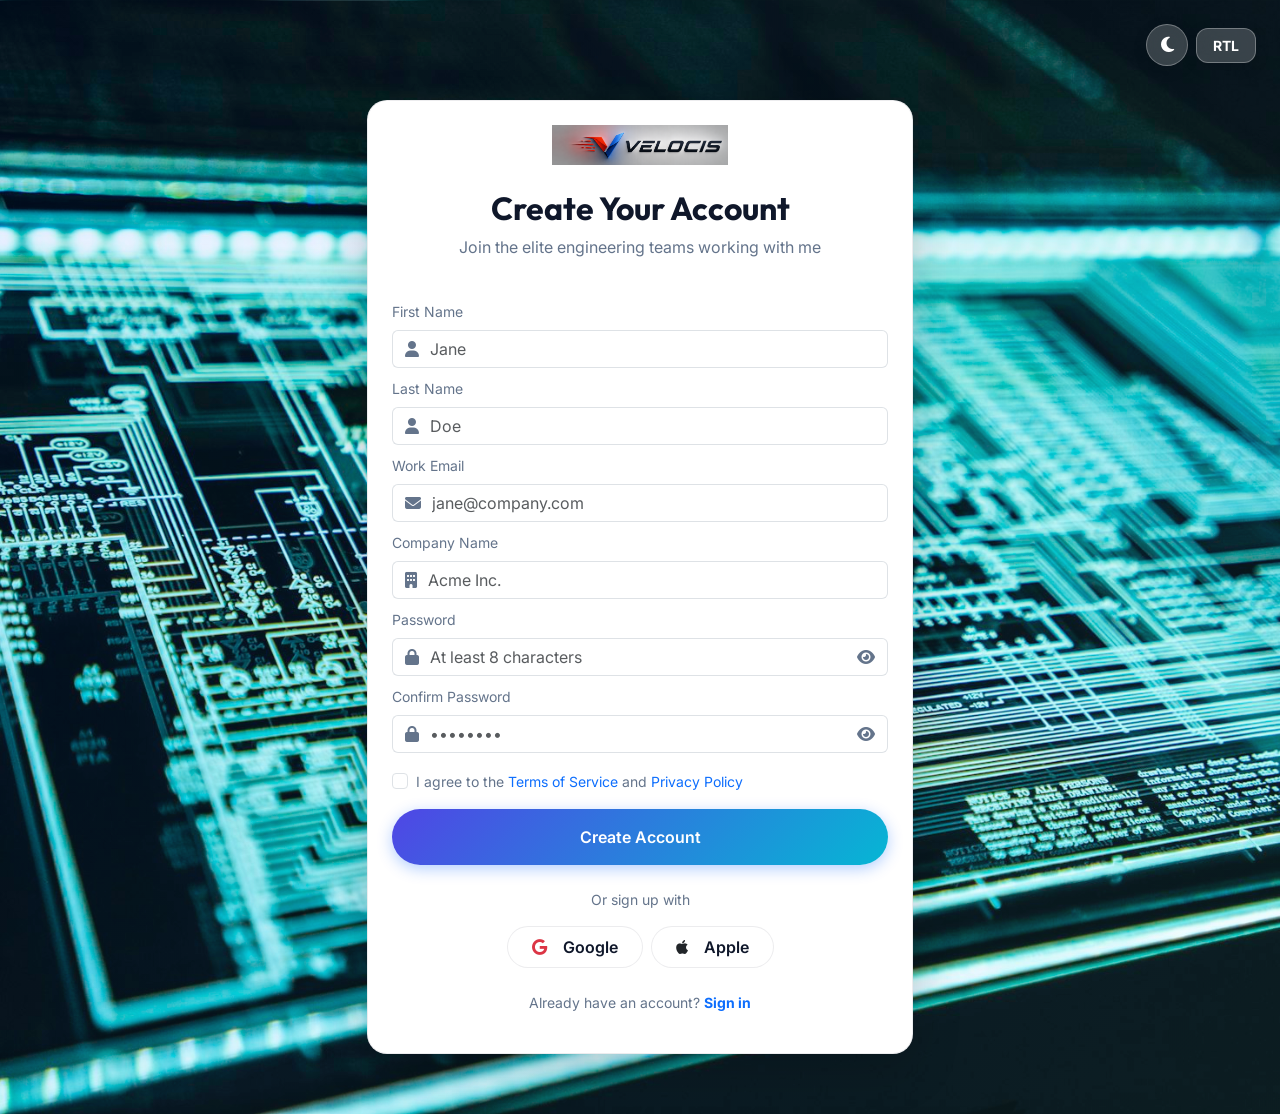
<file: signup.html>
<!DOCTYPE html>
<html lang="en">

<head>
    <meta charset="UTF-8">
    <meta name="viewport" content="width=device-width, initial-scale=1.0">
    <title>Sign Up | Velocis Redis Caching</title>
    <link rel="icon" type="image/png" href="assets/favicon.png">

    <!-- Google Fonts -->
    <link rel="preconnect" href="https://fonts.googleapis.com">
    <link rel="preconnect" href="https://fonts.gstatic.com" crossorigin>
    <link href="https://fonts.googleapis.com/css2?family=Inter:wght@400;500;600&family=Outfit:wght@700;800&display=swap" rel="stylesheet">

    <!-- Bootstrap 5 CSS -->
    <link href="https://cdn.jsdelivr.net/npm/bootstrap@5.3.0/dist/css/bootstrap.min.css" rel="stylesheet">
    <link rel="stylesheet" href="https://cdnjs.cloudflare.com/ajax/libs/font-awesome/6.4.0/css/all.min.css">
    <link rel="stylesheet" href="css/style.css">
</head>

<body>

    <div class="position-absolute top-0 end-0 p-3 p-md-4 z-3">
        <div class="d-flex gap-2 flex-nowrap align-items-center">
            <button id="theme-toggle" class="glass-toggle" title="Toggle Theme">
                <i class="fas fa-moon"></i>
            </button>
            <button id="rtl-toggle" class="btn glass-toggle btn-sm">RTL</button>
        </div>
    </div>
    <div class="hero-section auth-page min-vh-100 d-flex align-items-center" style="background-image: linear-gradient(135deg, rgba(0, 97, 255, 0.1), rgba(96, 239, 255, 0.1)), url('assets/home_hero.jpg'); background-size: cover; background-position: center;">
        <div class="container">
            <div class="row justify-content-center">
                <div class="col-lg-6">
                    <div class="glass-card shadow-lg animate-fade-up">
                        <div class="text-center mb-4">
                            <a href="index.html" class="d-inline-block mb-4">
                                <img src="assets/logo.png" alt="Velocis Logo" height="40">
                            </a>
                            <h2 class="fw-bold">Create Your Account</h2>
                            <p class="text-muted">Join the elite engineering teams working with me</p>
                        </div>

                        <form>
                            <div class="row g-2">
                                <div class="col-12">
                                    <label class="form-label small text-muted">First Name</label>
                                    <div class="input-group">
                                        <span class="input-group-text bg-transparent border-end-0"><i
                                                class="fas fa-user text-muted"></i></span>
                                        <input type="text" class="form-control border-start-0 ps-0" placeholder="Jane"
                                            required>
                                    </div>
                                </div>
                                <div class="col-12">
                                    <label class="form-label small text-muted">Last Name</label>
                                    <div class="input-group">
                                        <span class="input-group-text bg-transparent border-end-0"><i
                                                class="fas fa-user text-muted"></i></span>
                                        <input type="text" class="form-control border-start-0 ps-0" placeholder="Doe"
                                            required>
                                    </div>
                                </div>
                                <div class="col-12">
                                    <label class="form-label small text-muted">Work Email</label>
                                    <div class="input-group">
                                        <span class="input-group-text bg-transparent border-end-0"><i
                                                class="fas fa-envelope text-muted"></i></span>
                                        <input type="email" class="form-control border-start-0 ps-0"
                                            placeholder="jane@company.com" required>
                                    </div>
                                </div>
                                <div class="col-12">
                                    <label class="form-label small text-muted">Company Name</label>
                                    <div class="input-group">
                                        <span class="input-group-text bg-transparent border-end-0"><i
                                                class="fas fa-building text-muted"></i></span>
                                        <input type="text" class="form-control border-start-0 ps-0"
                                            placeholder="Acme Inc." required>
                                    </div>
                                </div>
                                <div class="col-12">
                                    <label class="form-label small text-muted">Password</label>
                                    <div class="input-group">
                                        <span class="input-group-text bg-transparent border-end-0"><i
                                                class="fas fa-lock text-muted"></i></span>
                                        <input type="password" class="form-control border-start-0 border-end-0 ps-0"
                                            id="password" placeholder="At least 8 characters" required>
                                        <span
                                            class="input-group-text bg-transparent border-start-0 cursor-pointer toggle-password"
                                            data-target="password">
                                            <i class="fas fa-eye text-muted"></i>
                                        </span>
                                    </div>
                                </div>
                                <div class="col-12">
                                    <label class="form-label small text-muted">Confirm Password</label>
                                    <div class="input-group">
                                        <span class="input-group-text bg-transparent border-end-0"><i
                                                class="fas fa-lock text-muted"></i></span>
                                        <input type="password" class="form-control border-start-0 border-end-0 ps-0"
                                            id="confirm-password" placeholder="••••••••" required>
                                        <span
                                            class="input-group-text bg-transparent border-start-0 cursor-pointer toggle-password"
                                            data-target="confirm-password">
                                            <i class="fas fa-eye text-muted"></i>
                                        </span>
                                    </div>
                                </div>
                                <div class="col-12 mt-3">
                                    <div class="form-check mb-3">
                                        <input type="checkbox" class="form-check-input" id="terms" required>
                                        <label class="form-check-label small text-muted" for="terms">
                                            I agree to the <a href="#" class="text-primary text-decoration-none">Terms
                                                of Service</a> and <a href="#"
                                                class="text-primary text-decoration-none">Privacy Policy</a>
                                        </label>
                                    </div>
                                    <button type="submit" class="btn btn-premium w-100 py-3 mb-3">Create
                                        Account</button>
                                </div>

                                <div class="text-center">
                                    <p class="small text-muted mb-3">Or sign up with</p>
                                    <div class="d-flex flex-column flex-sm-row gap-2 justify-content-center">
                                        <button type="button"
                                            class="btn btn-outline-secondary rounded-pill px-4 py-2"><i
                                                class="fab fa-google me-2 text-danger"></i>Google</button>
                                        <button type="button"
                                            class="btn btn-outline-secondary rounded-pill px-4 py-2"><i
                                                class="fab fa-apple me-2 text-dark"></i>Apple</button>
                                    </div>
                                </div>
                            </div>
                        </form>

                        <div class="text-center mt-4">
                            <p class="small text-muted">Already have an account? <a href="login.html"
                                    class="text-primary text-decoration-none fw-bold">Sign in</a></p>
                        </div>
                    </div>
                </div>
            </div>
        </div>
    </div>

    <script src="js/main.js"></script>
</body>

</html>
</file>
<file: css/style.css>
:root {
    --primary-color: #4f46e5; /* Modern Indigo */
    --secondary-color: #06b6d4; /* Cyan */
    --accent-color: #f43f5e; /* Rose */
    --bg-body: #f1f5f9; /* Slate 100 */
    --bg-card: #ffffff;
    --bg-sidebar: #ffffff;
    --text-main: #0f172a; /* Slate 900 */
    --text-muted: #64748b; /* Slate 500 */
    --transition: all 0.3s cubic-bezier(0.4, 0, 0.2, 1);
    --glass-bg: rgba(255, 255, 255, 0.8);
    --glass-border: rgba(15, 23, 42, 0.08);
}

[data-theme="dark"] {
    --bg-body: #020617; /* Slate 950 */
    --bg-card: #0f172a; /* Slate 900 */
    --bg-sidebar: #0f172a;
    --text-main: #f8fafc; /* Slate 50 */
    --text-muted: #94a3b8; /* Slate 400 */
    --glass-bg: rgba(15, 23, 42, 0.8);
    --glass-border: rgba(255, 255, 255, 0.1);
}

body {
    font-family: 'Inter', system-ui, -apple-system, sans-serif;
    background-color: var(--bg-body);
    color: var(--text-main);
    transition: var(--transition);
    overflow-x: hidden;
}

body.dashboard-body {
    background-color: var(--bg-body);
    color: var(--text-main);
    min-height: 100vh;
}

.dashboard-wrapper {
    display: flex;
    min-height: 100vh;
    background-color: var(--bg-body);
}

a {
    transition: var(--transition);
    display: inline-block;
}

a:hover {
    color: var(--primary-color);
    transform: translateY(-5px);
}

.text-primary.text-decoration-none {
    position: relative;
    transition: var(--transition);
    display: inline-block;
}

.text-primary.text-decoration-none:hover {
    color: var(--accent-color) !important;
    transform: translateY(-5px);
}

.text-primary.text-decoration-none::after {
    content: '';
    position: absolute;
    width: 0;
    height: 1px;
    bottom: -2px;
    left: 0;
    background-color: currentColor;
    transition: var(--transition);
}

.text-primary.text-decoration-none:hover::after {
    width: 100%;
}

h1, h2, h3, h4, h5, h6 {
    font-family: 'Outfit', sans-serif;
    font-weight: 700;
}

/* Premium Navigation */
.navbar {
    backdrop-filter: blur(10px);
    background: var(--glass-bg);
    border-bottom: 1px solid var(--glass-border);
    transition: var(--transition);
}

.nav-link {
    position: relative;
    font-weight: 500;
    display: inline-block;
    color: var(--text-main) !important;
}

.nav-link::after {
    content: '';
    position: absolute;
    width: 0;
    height: 2px;
    bottom: 5px;
    left: 50%;
    background: var(--primary-color);
    transition: var(--transition);
    transform: translateX(-50%);
}

.nav-link:hover::after,
.nav-link.active::after {
    width: 20px;
}

.nav-link:hover {
    color: var(--primary-color) !important;
    transform: translateY(-5px);
}

.dropdown-menu {
    background: var(--bg-card);
    backdrop-filter: blur(15px);
    border: 1px solid var(--glass-border);
    border-radius: 15px;
    padding: 1rem;
    margin-top: 15px;
    display: block;
    opacity: 0;
    visibility: hidden;
    transform: translateY(10px);
    transition: var(--transition);
}

.dropdown:hover .dropdown-menu {
    opacity: 1;
    visibility: visible;
    transform: translateY(0);
}

.dropdown-item {
    border-radius: 8px;
    padding: 0.5rem 1rem;
    transition: var(--transition);
    display: block;
    color: var(--text-main);
}

.dropdown-item:hover {
    background: var(--primary-color);
    color: white;
    transform: translateY(-5px);
}

.navbar-brand {
    font-weight: 800;
    font-size: 1.5rem;
    letter-spacing: -1px;
    color: var(--primary-color); /* Fallback for older browsers */
    background: linear-gradient(45deg, var(--primary-color), var(--secondary-color));
    background-clip: text;
    -webkit-background-clip: text;
    -webkit-text-fill-color: transparent;
}

/* Image Utilities */
.bg-img {
    background-size: cover;
    background-position: center;
    background-repeat: no-repeat;
}

.image-overlay {
    position: relative;
}

.image-overlay::before {
    content: '';
    position: absolute;
    top: 0;
    left: 0;
    width: 100%;
    height: 100%;
    background: linear-gradient(to bottom, rgba(15, 23, 42, 0.75), rgba(15, 23, 42, 0.9));
    z-index: 1;
}

.image-overlay > * {
    position: relative;
    z-index: 2;
    text-shadow: 0 2px 4px rgba(0, 0, 0, 0.3);
}

.avatar-img {
    width: 48px;
    height: 48px;
    border-radius: 50%;
    object-fit: cover;
    border: 2px solid var(--primary-color);
}

.value-icon-box {
    width: 80px;
    height: 80px;
    display: flex;
    align-items: center;
    justify-content: center;
    background: var(--primary-color);
    color: white;
    border-radius: 50%;
    margin: 0 auto 1.5rem;
    font-size: 1.5rem;
    transition: var(--transition);
    box-shadow: 0 10px 20px rgba(0, 97, 255, 0.2);
}

.value-icon-box:hover {
    transform: scale(1.1) rotate(10deg);
    box-shadow: 0 15px 30px rgba(0, 97, 255, 0.3);
}

[data-theme="dark"] .value-icon-box {
    background: rgba(0, 97, 255, 0.2);
    color: var(--primary-color);
    border: 1px solid var(--primary-color);
}

.icon-box {
    width: 54px;
    height: 54px;
    display: flex;
    align-items: center;
    justify-content: center;
    border-radius: 50%;
    flex-shrink: 0;
}

.social-btn {
    width: 42px;
    height: 42px;
    display: flex;
    align-items: center;
    justify-content: center;
    border-radius: 50%;
    border: 1.5px solid var(--primary-color);
    color: var(--primary-color);
    transition: var(--transition);
    text-decoration: none !important;
}

.social-btn:hover {
    background: var(--primary-color);
    color: white !important;
    transform: translateY(-5px);
    box-shadow: 0 5px 15px rgba(0, 97, 255, 0.3);
}

[data-theme="dark"] .social-btn {
    border-color: var(--glass-border);
    color: var(--text-main);
    background: var(--glass-bg);
}

[data-theme="dark"] .social-btn:hover {
    background: var(--primary-color);
    border-color: var(--primary-color);
    color: white !important;
}

.profile-img-large {
    max-height: 450px;
    width: 100%;
    object-fit: cover;
    border-radius: 20px;
}

.history-img-standard {
    max-height: 300px;
    width: 100%;
    object-fit: cover;
    border-radius: 20px;
}

.hover-zoom {
    overflow: hidden;
}

.hover-zoom img {
    transition: var(--transition);
}

.hover-zoom:hover img {
    transform: scale(1.1);
}

/* Hero Section */
.hero-section {
    padding: 160px 0 100px;
    background: radial-gradient(circle at top right, rgba(0, 97, 255, 0.05), transparent),
                radial-gradient(circle at bottom left, rgba(96, 239, 255, 0.05), transparent);
    position: relative;
    overflow: hidden;
}

.hero-bg-image {
    position: absolute;
    top: 0;
    left: 0;
    width: 100%;
    height: 100%;
    object-fit: cover;
    opacity: 0.15;
    z-index: 0;
    pointer-events: none;
}

[data-theme="dark"] .hero-bg-image {
    opacity: 0.2;
}

.hero-section.auth-page {
    padding-top: 100px;
    padding-bottom: 60px;
    background: linear-gradient(135deg, rgba(0, 97, 255, 0.1), rgba(96, 239, 255, 0.1)),
                url('../assets/home_hero.jpg');
    background-size: cover;
    background-position: center;
}

.hero-title {
    font-size: clamp(2.5rem, 5vw, 4rem);
    line-height: 1.1;
    margin-bottom: 1.5rem;
}

.hero-section .lead {
    font-weight: 700 !important;
    opacity: 1 !important;
    color: var(--text-main) !important;
}

/* Glass Cards */
.glass-card {
    background: var(--bg-card);
    border: 1px solid var(--glass-border);
    border-radius: 20px;
    padding: 1.5rem;
    transition: var(--transition);
    box-shadow: 0 10px 30px rgba(0, 0, 0, 0.05);
    display: flex;
    flex-direction: column;
}

.glass-card.text-center {
    align-items: center;
}

.glass-card.text-center .d-flex {
    justify-content: center;
}

.glass-card > .mt-auto,
.glass-card .p-4 > .mt-auto {
    margin-top: auto;
}

.glass-card .p-4 {
    display: flex;
    flex-direction: column;
    flex-grow: 1;
}

.glass-card:hover {
    transform: translateY(-10px);
    box-shadow: 0 20px 40px rgba(0, 0, 0, 0.1);
}

/* Buttons */
.btn {
    border-radius: 50px;
    font-weight: 600;
    padding: 10px 24px;
    transition: var(--transition);
    border-width: 1.5px;
    display: inline-flex;
    align-items: center;
    justify-content: center;
    gap: 8px;
}

.btn:active {
    transform: scale(0.98);
}

.btn-sm {
    padding: 6px 16px;
    font-size: 0.875rem;
}

.btn-lg {
    padding: 12px 32px;
    font-size: 1.1rem;
}

/* Button Group Adjustment */
.btn-group .btn {
    border-radius: 12px;
}

.btn-group .btn:first-child {
    border-top-right-radius: 0;
    border-bottom-right-radius: 0;
}

.btn-group .btn:last-child {
    border-top-left-radius: 0;
    border-bottom-left-radius: 0;
}

.btn-group .btn:not(:first-child):not(:last-child) {
    border-radius: 0;
}

.btn-premium {
    background: linear-gradient(135deg, var(--primary-color), var(--secondary-color));
    color: white;
    border: none !important;
    box-shadow: 0 4px 15px rgba(0, 97, 255, 0.3);
}

.btn-premium:hover {
    transform: translateY(-5px) scale(1.02);
    box-shadow: 0 8px 25px rgba(0, 97, 255, 0.4);
    color: white;
}

.btn-primary {
    background-color: var(--primary-color);
    border-color: var(--primary-color);
    box-shadow: 0 4px 10px rgba(0, 97, 255, 0.2);
}

.btn-primary:hover {
    background-color: #0052d9;
    border-color: #0052d9;
    transform: translateY(-5px);
    box-shadow: 0 6px 15px rgba(0, 97, 255, 0.3);
}

.btn-outline-primary {
    color: var(--primary-color);
    border-color: var(--primary-color);
}

.btn-outline-primary:hover {
    background-color: var(--primary-color);
    color: white;
    transform: translateY(-5px);
}

.btn-outline-secondary {
    color: var(--text-main);
    border-color: var(--glass-border);
    background: var(--glass-bg);
}

.btn-outline-secondary:hover {
    background-color: var(--primary-color);
    border-color: var(--primary-color) !important;
    color: white !important;
    transform: translateY(-5px);
}

.btn-light {
    background-color: white;
    color: var(--primary-color);
    border: none;
    box-shadow: 0 4px 15px rgba(0, 0, 0, 0.1);
}

.btn-light:hover {
    background-color: var(--primary-color);
    color: white !important;
    transform: translateY(-5px);
    box-shadow: 0 8px 25px rgba(0, 97, 255, 0.3);
}

/* Dashboard Elements */
.stat-card {
    border-left: 4px solid var(--primary-color);
}

.cursor-pointer {
    cursor: pointer;
}

.chart-container {
    min-height: 300px;
    background: rgba(0,0,0,0.02);
    border-radius: 15px;
    display: flex;
    align-items: center;
    justify-content: center;
}

/* Auth Pages Header & Toggles */
.auth-header {
    backdrop-filter: blur(5px);
    background: rgba(255, 255, 255, 0.05);
    position: fixed !important;
    top: 0;
    left: 0;
    width: 100%;
    z-index: 1060;
    transition: var(--transition);
}

.auth-header.scrolled {
    background: var(--glass-bg);
    backdrop-filter: blur(10px);
    box-shadow: 0 5px 20px rgba(0, 0, 0, 0.1);
    border-bottom: 1px solid var(--glass-border);
}

.glass-toggle {
    background: rgba(255, 255, 255, 0.2) !important;
    border: 1.5px solid rgba(255, 255, 255, 0.3) !important;
    color: #ffffff !important;
    backdrop-filter: blur(10px);
    box-shadow: 0 4px 15px rgba(0, 0, 0, 0.1);
    transition: var(--transition);
    display: flex;
    align-items: center;
    justify-content: center;
}

.auth-header.scrolled .glass-toggle {
    background: var(--bg-card) !important;
    border-color: var(--glass-border) !important;
    color: var(--text-main) !important;
}

[data-theme="dark"] .glass-toggle {
    background: rgba(255, 255, 255, 0.1) !important;
    border-color: rgba(255, 255, 255, 0.2) !important;
    color: #ffffff !important;
}

[data-theme="dark"] .auth-header.scrolled .glass-toggle {
    background: rgba(255, 255, 255, 0.15) !important;
    border-color: rgba(255, 255, 255, 0.2) !important;
    color: #ffffff !important;
}

.glass-toggle i {
    color: inherit !important;
}

.glass-toggle:hover {
    background: var(--primary-color) !important;
    border-color: var(--primary-color) !important;
    color: white !important;
}

#theme-toggle.glass-toggle {
    width: 42px;
    height: 42px;
    border-radius: 50%;
    display: flex;
    align-items: center;
    justify-content: center;
    padding: 0;
}

#rtl-toggle.glass-toggle {
    border-radius: 12px;
    padding: 6px 16px;
    font-weight: 700;
}

/* Theme Toggle */
#theme-toggle {
    cursor: pointer;
    padding: 0;
    border-radius: 50%;
    width: 42px;
    height: 42px;
    display: flex;
    align-items: center;
    justify-content: center;
    background: var(--glass-bg);
    border: 1.5px solid var(--glass-border);
    color: var(--text-main);
    transition: var(--transition);
}

#theme-toggle:hover {
    background: var(--primary-color);
    border-color: var(--primary-color);
    color: white;
    transform: translateY(-5px) rotate(15deg) scale(1.1);
}

#theme-toggle i {
    font-size: 1.1rem;
}

/* RTL Support */
[dir="rtl"] {
    text-align: right;
}

[dir="rtl"] .ms-auto {
    margin-right: auto !important;
    margin-left: 0 !important;
}

[dir="rtl"] .me-2 {
    margin-left: 0.5rem !important;
    margin-right: 0 !important;
}

[dir="rtl"] .navbar-brand {
    letter-spacing: 0;
}

[dir="rtl"] .hero-section {
    background: radial-gradient(circle at top left, rgba(0, 97, 255, 0.05), transparent),
                radial-gradient(circle at bottom right, rgba(96, 239, 255, 0.05), transparent);
}

/* Dashboard Sidebar */
.dashboard-wrapper {
    display: flex;
    min-height: 100vh;
}

.sidebar { 
    width: 280px; 
    min-width: 280px; 
    background: var(--bg-sidebar); 
    border-right: 1px solid var(--glass-border); 

    position: fixed; 
    top: 0; 
    left: 0; 

    height: 100dvh; 
    overflow-y: auto; 
    overflow-x: hidden; 

    display: flex; 
    flex-direction: column; 

    z-index: 1200; 

    transition: 
        transform 0.35s ease, 
        background 0.3s ease, 
        border-color 0.3s ease; 

    scrollbar-width: thin; 
    scrollbar-color: rgba(255,255,255,0.2) transparent; 

    -webkit-overflow-scrolling: touch; 
} 

/* Better Scrollbar */ 
.sidebar::-webkit-scrollbar { 
    width: 6px; 
} 

.sidebar::-webkit-scrollbar-thumb { 
    background: rgba(15, 23, 42, 0.1); 
    border-radius: 20px; 
} 

[data-theme="dark"] .sidebar::-webkit-scrollbar-thumb {
    background: rgba(255, 255, 255, 0.1);
}

.sidebar::-webkit-scrollbar-track { 
    background: transparent; 
} 

/* Sidebar Header */ 
.sidebar-header { 
    flex-shrink: 0; 
    padding: 2rem 1.5rem; 
} 

/* Logo Fix */ 
.sidebar-logo { 
    width: 100%; 
    display: flex; 
    justify-content: center; 
    align-items: center; 
    margin-bottom: 2rem; 
} 

.sidebar-logo img { 
    width: auto; 
    max-width: 160px; 
    height: auto; 
    display: block; 
    object-fit: contain; 
} 

.admin-profile {
    display: flex;
    flex-direction: column;
    align-items: center;
    gap: 0.75rem;
    padding: 1.5rem;
    width: 100%;
    background: var(--bg-body);
    border-radius: 16px;
    border: 1px solid var(--glass-border);
    transition: var(--transition);
}

.admin-profile:hover {
    transform: translateY(-2px);
    box-shadow: 0 4px 12px rgba(0, 0, 0, 0.05);
}

[data-theme="dark"] .admin-profile {
    background: rgba(255, 255, 255, 0.03);
}

.admin-avatar {
    width: 64px;
    height: 64px;
    border-radius: 50%;
    border: 2px solid var(--primary-color);
    padding: 2px;
    object-fit: cover;
}

/* Navigation Scroll Area */ 
.sidebar-nav { 
    flex: 1; 
    overflow-y: auto; 
    padding: 0 1rem 2rem; 
} 

.nav-menu {
    list-style: none;
    padding: 0;
    margin: 0;
}

.nav-menu-item {
    margin-bottom: 0.5rem;
}

.nav-menu-link {
    display: flex;
    align-items: center;
    gap: 1rem;
    padding: 0.875rem 1.25rem;
    border-radius: 12px;
    color: var(--text-main); /* Changed from var(--text-muted) */
    text-decoration: none !important;
    font-weight: 600; /* Changed from 500 */
    transition: var(--transition);
    opacity: 0.8;
}

.nav-menu-link i {
    font-size: 1.1rem;
    width: 20px;
    text-align: center;
    opacity: 0.7;
}

.nav-menu-link:hover {
    background: rgba(79, 70, 229, 0.08);
    color: var(--primary-color);
    transform: translateX(5px);
    opacity: 1;
}

.nav-menu-link:hover i {
    opacity: 1;
}

[dir="rtl"] .nav-menu-link:hover {
    transform: translateX(-5px);
}

.nav-menu-link.active {
    background: var(--primary-color);
    color: #ffffff !important;
    opacity: 1;
    box-shadow: 0 4px 12px rgba(79, 70, 229, 0.25);
}

.nav-menu-link.active i {
    opacity: 1;
}

[data-theme="dark"] .nav-menu-link:hover {
    background: rgba(79, 70, 229, 0.15);
}

/* Footer always visible */ 
.sidebar-footer { 
    flex-shrink: 0; 
    padding: 1.5rem; 
    border-top: 1px solid var(--glass-border); 
    background: inherit; 
} 

/* Mobile */ 
@media (max-width: 1100px) { 
    .sidebar { 
        transform: translateX(-100%); 
        width: 300px; 
        max-width: 88vw; 
        box-shadow: 10px 0 40px rgba(0,0,0,0.45); 
    } 

    .sidebar.show { 
        transform: translateX(0); 
    } 

    [dir="rtl"] .sidebar {
        transform: translateX(100%);
        box-shadow: -10px 0 40px rgba(0,0,0,0.45);
    }

    [dir="rtl"] .sidebar.show {
        transform: translateX(0);
    }

    .main-content { 
        margin-left: 0 !important; 
        width: 100%; 
    } 
} 

.sidebar-toggles {
    display: flex;
    gap: 0.75rem;
    align-items: center;
    justify-content: center;
    flex-wrap: nowrap !important;
}

.main-content {
    flex-grow: 1;
    margin-left: 280px;
    transition: var(--transition);
}

[dir="rtl"] .main-content {
    margin-left: 0;
    margin-right: 280px;
}

@media (max-width: 1100px) {
    [dir="rtl"] .main-content {
        margin-right: 0 !important;
    }
}

[dir="rtl"] .sidebar {
    left: auto;
    right: 0;
    border-right: none;
    border-left: 1px solid var(--glass-border);
}

.dashboard-mobile-header {
    display: none !important;
}

.sidebar-main-logo { 
    max-width: 150px; 
    width: 100%; 
    height: auto; 
    display: block; 
} 

.dashboard-mobile-header { 
    height: 70px; 
} 

@media (max-width: 1100px) { 
    .sidebar { 
        padding-top: 70px; 
    } 
} 

/* Sidebar Toggle SVG Animation */
.sidebar-toggle-svg {
    transition: var(--transition);
}

.sidebar-toggle-svg line {
    transition: var(--transition);
    transform-origin: center;
}

.sidebar.show ~ .main-content .sidebar-toggle-svg .line-top {
    transform: translateY(6px) rotate(45deg);
}

.sidebar.show ~ .main-content .sidebar-toggle-svg .line-mid {
    opacity: 0;
}

.sidebar.show ~ .main-content .sidebar-toggle-svg .line-bot {
    transform: translateY(-6px) rotate(-45deg);
}

@media (max-width: 1100px) {
    .dashboard-mobile-header {
        display: flex !important;
        position: fixed;
        top: 0;
        left: 0;
        width: 100%;
        z-index: 1050;
        background: var(--glass-bg) !important;
        backdrop-filter: blur(15px);
        border-bottom: 1px solid var(--glass-border) !important;
        padding: 0.75rem 1.5rem !important;
        height: 70px;
        box-shadow: 0 4px 20px rgba(0, 0, 0, 0.05);
    }

    .main-content {
        padding-top: 100px; /* Space for the fixed header */
    }
}

/* Dashboard Sidebar Theme Support */
.dashboard-wrapper .sidebar {
    background: var(--bg-sidebar) !important;
    border-color: var(--glass-border) !important;
}

.dashboard-wrapper .sidebar .sidebar-header {
    border-color: var(--glass-border) !important;
}

.dashboard-wrapper .sidebar .admin-profile {
    background: var(--glass-bg) !important;
    border-color: var(--glass-border) !important;
}

.dashboard-wrapper .sidebar .admin-info h6 {
    color: var(--text-main) !important;
}

.dashboard-wrapper .sidebar .nav-menu-link {
    color: var(--text-muted) !important;
}

.dashboard-wrapper .sidebar .nav-menu-link:hover {
    background: rgba(79, 70, 229, 0.08) !important;
    color: var(--primary-color) !important;
}

.dashboard-wrapper .sidebar .nav-menu-link.active {
    background: var(--primary-color) !important;
    color: #ffffff !important;
}

.dashboard-wrapper .sidebar .sidebar-footer {
    border-color: var(--glass-border) !important;
}

/* Theme Toggle Adjustment */
.sidebar #theme-toggle {
    width: 42px;
    height: 42px;
    justify-content: center;
    padding: 0;
    gap: 0;
    border-radius: 50%;
    background: var(--glass-bg);
    border: 1.5px solid var(--glass-border);
    color: var(--text-main);
}

.sidebar #theme-toggle:hover {
    background: var(--primary-color);
    border-color: var(--primary-color);
    color: white;
}

.sidebar #rtl-toggle {
    background: var(--glass-bg);
    border: 1.5px solid var(--glass-border);
    color: var(--text-main);
}

.sidebar #rtl-toggle:hover {
    background: var(--primary-color);
    border-color: var(--primary-color);
    color: white;
}

/* Sidebar Logo Filter */
.logo-light-filter {
    transition: var(--transition);
}

[data-theme="dark"] .logo-light-filter {
    filter: brightness(0) invert(1);
}

[data-theme="light"] .logo-light-filter {
    filter: none;
}

/* Dashboard Views */
.dashboard-view.active {
    display: block;
}

@keyframes fadeIn {
    from { opacity: 0; transform: translateY(10px); }
    to { opacity: 1; transform: translateY(0); visibility: visible; }
}

/* Bento Dashboard Layout */
.bento-grid {
    display: grid;
    grid-template-columns: repeat(4, 1fr);
    grid-auto-rows: minmax(180px, auto);
    gap: 2rem;
    padding: 2rem 0;
}

.bento-item {
    background: var(--bg-card);
    border: 1px solid var(--glass-border);
    border-radius: 24px;
    padding: 1.75rem;
    transition: var(--transition);
    position: relative;
    overflow: hidden;
    display: flex;
    flex-direction: column;
    height: 100%; /* Ensure items fill their grid cell height */
}

.dashboard-chart-container {
    height: 300px;
    width: 100%;
    margin-top: 1rem;
    display: flex;
    align-items: center;
    justify-content: center;
}

.dashboard-chart-container-sm {
    height: 120px;
    width: 100%;
}

@media (max-width: 768px) {
    .dashboard-chart-container {
        height: 220px;
    }
}

.bento-item > *:last-child {
    margin-top: auto;
}

.bento-item:hover {
    transform: scale(1.01);
    box-shadow: 0 10px 30px rgba(0, 0, 0, 0.05);
}

.bento-item-large {
    grid-column: span 2;
    grid-row: span 2;
}

.bento-item-wide {
    grid-column: span 2;
}

.bento-item-tall {
    grid-row: span 2;
}

.bento-item-wide .row {
    height: 100%;
    align-content: center;
}

@media (max-width: 1100px) {
    .bento-item-wide .row {
        flex-direction: column;
        text-align: center;
    }
    
    .bento-item-wide .dashboard-chart-container-sm {
         margin-top: 1rem;
     }
 }

.bento-item-full {
    grid-column: span 4;
}

/* Cluster Map Styling */
.cluster-map {
    flex-grow: 1;
    min-height: 250px;
    display: flex;
    align-items: center;
    justify-content: center;
    background: radial-gradient(circle at center, rgba(0, 97, 255, 0.05) 0%, transparent 70%);
}

.node-dot {
    width: 12px;
    height: 12px;
    border-radius: 50%;
    background: var(--primary-color);
    position: relative;
    animation: pulse 4s infinite;
}

@keyframes pulse {
    0% { box-shadow: 0 0 0 0 rgba(0, 97, 255, 0.4); }
    70% { box-shadow: 0 0 0 10px rgba(0, 97, 255, 0); }
    100% { box-shadow: 0 0 0 0 rgba(0, 97, 255, 0); }
}

/* Log Feed Styling */
.log-feed {
    font-family: 'Monaco', 'Consolas', monospace;
    font-size: 0.8rem;
    height: 200px;
    overflow-y: auto;
    padding: 1rem;
    background: rgba(0, 0, 0, 0.02);
    border-radius: 12px;
}

.log-entry {
    margin-bottom: 0.4rem;
    display: flex;
    gap: 0.5rem;
}

.log-time { color: var(--text-muted); }
.log-status { font-weight: bold; }
.status-ok { color: #10b981; }
.status-warn { color: #f59e0b; }

/* Responsive Bento */
@media (max-width: 1400px) {
    .bento-grid {
        grid-template-columns: repeat(3, 1fr);
        gap: 1.5rem;
    }
    .bento-item-large, .bento-item-full {
        grid-column: span 2;
    }
}

@media (max-width: 1100px) {
    .bento-grid {
        grid-template-columns: repeat(2, 1fr);
        gap: 1.25rem;
    }
    .bento-item-large, .bento-item-full {
        grid-column: span 2;
    }
    .bento-item-wide {
        grid-column: span 1; /* Make wide items 1-col on 2-col grid to pair with others */
    }
    .bento-item-tall {
        grid-row: span 1; /* Reset tallness on smaller screens for better alignment */
    }
}

@media (max-width: 768px) {
    .bento-grid {
        grid-template-columns: 1fr;
        gap: 1.25rem;
    }
    .bento-item-large, .bento-item-wide, .bento-item-tall, .bento-item-full {
        grid-column: span 1;
        grid-row: span 1;
    }
}

/* Animations */
@keyframes fadeInUp {
    from { opacity: 0; transform: translateY(20px); }
    to { opacity: 1; transform: translateY(0); }
}

.animate-fade-up {
    animation: fadeInUp 1.2s ease forwards;
}

/* Accordion Overrides */
.accordion-item {
    background-color: transparent !important;
    border: none !important;
}

.accordion-button {
    color: var(--text-main) !important;
    font-weight: 600;
    box-shadow: none !important;
    padding: 1.25rem 1.5rem;
}

.accordion-button:not(.collapsed) {
    background-color: rgba(0, 97, 255, 0.1) !important;
    color: var(--primary-color) !important;
}

.accordion-button::after {
    filter: brightness(0) invert(0.5);
}

[data-theme="dark"] .accordion-button::after {
    filter: brightness(0) invert(1);
}

.accordion-body {
    color: var(--text-muted) !important;
    padding: 0 1.5rem 1.5rem;
}

/* Partner Logos */
.partner-logos i {
    color: var(--text-muted);
    transition: var(--transition);
}

.partner-logos i:hover {
    color: var(--primary-color);
    transform: scale(1.1);
}

[data-theme="dark"] .partner-logos i {
    color: var(--text-main);
    opacity: 0.8;
}

[data-theme="dark"] .partner-logos i:hover {
    color: var(--secondary-color);
    opacity: 1;
}

/* Footer */
footer, .footer {
    background: var(--bg-card);
    padding: 80px 0 40px;
    border-top: 1px solid var(--glass-border);
}

.text-muted {
    color: var(--text-muted) !important;
}

[data-theme="dark"] .bg-light,
[data-theme="dark"] .bg-light-subtle {
    background-color: var(--bg-card) !important;
}

[data-theme="dark"] .text-dark {
    color: var(--text-main) !important;
}

[data-theme="dark"] .navbar-toggler-icon {
    filter: invert(1);
}

/* Dashboard Specific Overrides */
.dashboard-wrapper .main-content {
    background-color: var(--bg-body) !important;
    min-height: 100vh;
    padding: 3rem 2.5rem;
    display: flex;
    flex-direction: column;
}

@media (max-width: 1100px) {
    .dashboard-wrapper .main-content {
        padding-top: 100px !important;
        padding-left: 1.5rem !important;
        padding-right: 1.5rem !important;
    }
}

.dashboard-view {
    display: none;
    animation: fadeIn 0.6s ease forwards;
    padding-top: 1rem;
}

.dashboard-view .row.mb-4 {
    margin-bottom: 2.5rem !important;
}

.dashboard-wrapper .glass-card,
.dashboard-wrapper .bento-item {
    background: var(--bg-card) !important;
    border: 1px solid var(--glass-border) !important;
    color: var(--text-main) !important;
    box-shadow: 0 4px 20px rgba(0, 0, 0, 0.05) !important;
}

[data-theme="dark"] .dashboard-wrapper .glass-card,
[data-theme="dark"] .dashboard-wrapper .bento-item {
    box-shadow: 0 4px 20px rgba(0, 0, 0, 0.2) !important;
}

.dashboard-wrapper .text-muted {
    color: var(--text-muted) !important;
}

.dashboard-wrapper .dashboard-mobile-header {
    background-color: var(--bg-card) !important;
    border-color: var(--glass-border) !important;
}

.dashboard-wrapper .dashboard-mobile-header #sidebar-mobile-toggle {
    color: var(--text-main) !important;
}

.dashboard-wrapper .table {
    color: var(--text-main) !important;
}

.dashboard-wrapper .table-hover tbody tr:hover {
    background-color: rgba(79, 70, 229, 0.04) !important;
}

.dashboard-wrapper .form-select,
.dashboard-wrapper .bg-light-subtle {
    background-color: var(--bg-body) !important;
    color: var(--text-main) !important;
    border-color: var(--glass-border) !important;
}

[data-theme="dark"] .dashboard-wrapper .table-hover tbody tr:hover {
    background-color: rgba(255, 255, 255, 0.02) !important;
}

[data-theme="dark"] body.bg-light {
    background-color: var(--bg-body) !important;
}

[data-theme="dark"] .bg-danger-subtle {
    background-color: rgba(220, 53, 69, 0.2) !important;
    color: #ff8585 !important;
}

[data-theme="dark"] .bg-danger-subtle .text-danger,
[data-theme="dark"] .bg-danger-subtle .accordion-button {
    color: #ff8585 !important;
}

[data-theme="dark"] .bg-danger-subtle .accordion-body,
[data-theme="dark"] .bg-danger-subtle .text-muted {
    color: rgba(255, 255, 255, 0.8) !important;
}

[data-theme="dark"] .bg-success-subtle {
    background-color: rgba(25, 135, 84, 0.2) !important;
    color: #75f0a0 !important;
}

[data-theme="dark"] .bg-success-subtle .text-success,
[data-theme="dark"] .bg-success-subtle h5 {
    color: #75f0a0 !important;
}

[data-theme="dark"] .bg-success-subtle .text-muted {
    color: rgba(255, 255, 255, 0.8) !important;
}

[data-theme="dark"] .bg-white {
    background-color: var(--bg-card) !important;
    color: var(--text-main) !important;
}

[data-theme="dark"] .bg-white .text-muted {
    color: var(--text-muted) !important;
}
/* Mobile Navigation (Up to 1100px) */
@media (max-width: 1100px) {
    .navbar-expand-lg .navbar-toggler {
        display: block;
    }

    .navbar-expand-lg .navbar-collapse {
        display: flex !important;
        position: fixed;
        top: 0;
        right: -100%;
        width: 300px;
        height: 100vh;
        background: var(--bg-card);
        flex-direction: column;
        padding: 80px 1.5rem 2rem;
        transition: var(--transition);
        z-index: 1050;
        box-shadow: -10px 0 30px rgba(0,0,0,0.1);
        overflow-y: auto;
        visibility: hidden;
    }

    .navbar-expand-lg .navbar-collapse.show {
        right: 0;
        visibility: visible;
    }

    .navbar-expand-lg .navbar-collapse::before {
        content: '';
        position: fixed;
        top: 0;
        left: 0;
        width: 100vw;
        height: 100vh;
        background: rgba(15, 23, 42, 0.5);
        backdrop-filter: blur(4px);
        z-index: -1;
        opacity: 0;
        visibility: hidden;
        transition: var(--transition);
    }

    .navbar-expand-lg .navbar-collapse.show::before {
        opacity: 1;
        visibility: visible;
    }

    .navbar-expand-lg .navbar-nav {
        width: 100%;
        align-items: flex-start !important;
        margin-bottom: 2rem;
    }

    .navbar-expand-lg .nav-item {
        width: 100%;
        margin-bottom: 0.5rem;
    }

    .navbar-expand-lg .nav-link {
        padding: 0.9rem 0 !important;
        font-size: 1.15rem;
        font-weight: 700;
        letter-spacing: 0.01em;
        border-bottom: 1px solid var(--glass-border);
        width: 100%;
        display: block;
        color: var(--text-main) !important;
        transition: var(--transition);
        text-transform: capitalize;
    }

    .navbar-expand-lg .nav-link:hover {
        transform: translateX(10px);
        color: var(--primary-color) !important;
        padding-left: 0.5rem !important;
    }

    .navbar-expand-lg .nav-link::after {
        display: none;
    }

    .navbar-expand-lg .nav-item.ms-lg-3 {
        margin-left: 0 !important;
        margin-top: 1.5rem;
        width: 100%;
        display: flex;
        flex-direction: row !important;
        flex-wrap: wrap;
        gap: 1rem;
        justify-content: flex-start;
        align-items: center;
    }

    .navbar-expand-lg .nav-item.ms-lg-3 .btn,
    .navbar-expand-lg .nav-item.ms-lg-3 button {
        flex: 1 1 auto;
        min-width: 120px;
        margin: 0;
    }

    /* Theme and RTL toggle specific sizing */
    .navbar-expand-lg #theme-toggle,
    .navbar-expand-lg #rtl-toggle {
        flex: 0 0 auto !important;
        min-width: 42px;
    }
    
    .navbar-expand-lg #rtl-toggle {
        min-width: 60px;
    }

    /* Ensure toggles stay side-by-side on mobile */
    .nav-item.ms-lg-3.d-flex.gap-2:has(#theme-toggle) {
        flex-wrap: nowrap !important;
        justify-content: flex-start;
        width: auto;
    }

    .mobile-close-btn {
        position: absolute;
        top: 20px;
        right: 20px;
        background: var(--glass-bg);
        border: 1px solid var(--glass-border);
        width: 40px;
        height: 40px;
        border-radius: 12px;
        display: flex !important;
        align-items: center;
        justify-content: center;
        font-size: 1.2rem;
        color: var(--text-main);
        cursor: pointer;
        z-index: 1060;
        transition: var(--transition);
    }

    [dir="rtl"] .mobile-close-btn {
        right: auto;
        left: 20px;
    }

    .mobile-close-btn:hover {
        background: var(--primary-color);
        color: white;
        border-color: var(--primary-color);
        transform: rotate(90deg);
    }

    .navbar-expand-lg .nav-link.active {
        color: var(--primary-color) !important;
        background: rgba(79, 70, 229, 0.1);
        padding-left: 1.25rem !important;
        border-radius: 12px;
        border-left: 5px solid var(--primary-color);
        border-bottom: none !important;
    }

    /* Override Bootstrap expansion */
    .navbar-expand-lg .navbar-nav .nav-link {
        padding-right: 0;
        padding-left: 0;
    }
}

/* Hide mobile-only elements above 1100px */
@media (min-width: 1101px) {
    .mobile-close-btn {
        display: none !important;
    }
}

.dashboard-body {
    background-color: var(--bg-body);
}

/* Force collapse until 1100px */
@media (min-width: 992px) and (max-width: 1100px) {
    .navbar-expand-lg .navbar-toggler {
        display: block;
    }
    
    .navbar-expand-lg .navbar-collapse:not(.show) {
        display: none !important;
    }
    
    .navbar-expand-lg .navbar-nav {
        flex-direction: column;
    }
}

/* Expanded state (Above 1100px) */
@media (min-width: 1101px) {
    .navbar-expand-lg .navbar-toggler {
        display: none;
    }
    
    .navbar-expand-lg .navbar-collapse {
        display: flex !important;
        position: static;
        width: auto;
        height: auto;
        background: transparent;
        padding: 0;
        box-shadow: none;
        flex-direction: row;
        visibility: visible;
        right: auto;
    }

    .navbar-expand-lg .navbar-nav {
        flex-direction: row;
    }
}

/* Vertical Button Stacking for Mobile */
@media (max-width: 768px) {
    /* Target flexible containers that hold multiple buttons, excluding theme/rtl toggles */
    .d-flex.gap-2:not(.flex-nowrap):has(.btn), 
    .d-flex.gap-3:not(.flex-nowrap):has(.btn), 
    .d-flex.gap-4:not(.flex-nowrap):has(.btn) {
        flex-direction: column !important;
        align-items: stretch !important;
    }

    /* Hero buttons adjustment */
    .hero-content .d-flex {
        flex-direction: column !important;
        gap: 1rem !important;
    }

    /* Newsletter form adjustment */
    form.d-flex {
        flex-direction: column !important;
    }

    form.d-flex .form-control {
        margin-bottom: 1rem;
        width: 100% !important;
    }

    /* Ensure buttons take full width when stacked, excluding toggles */
    .btn:not(#rtl-toggle):not(#sidebar-mobile-toggle), 
    .btn-lg, 
    .btn-sm:not(#rtl-toggle):not(#sidebar-mobile-toggle) {
        width: 100% !important;
        margin-right: 0 !important;
        margin-left: 0 !important;
    }

    /* Pricing/Card actions stacking */
    .glass-card .d-flex:has(.btn):not(.flex-nowrap),
    .bento-item .d-flex:has(.btn):not(.flex-nowrap) {
        flex-direction: column !important;
        gap: 0.75rem !important;
    }
}
</file>
